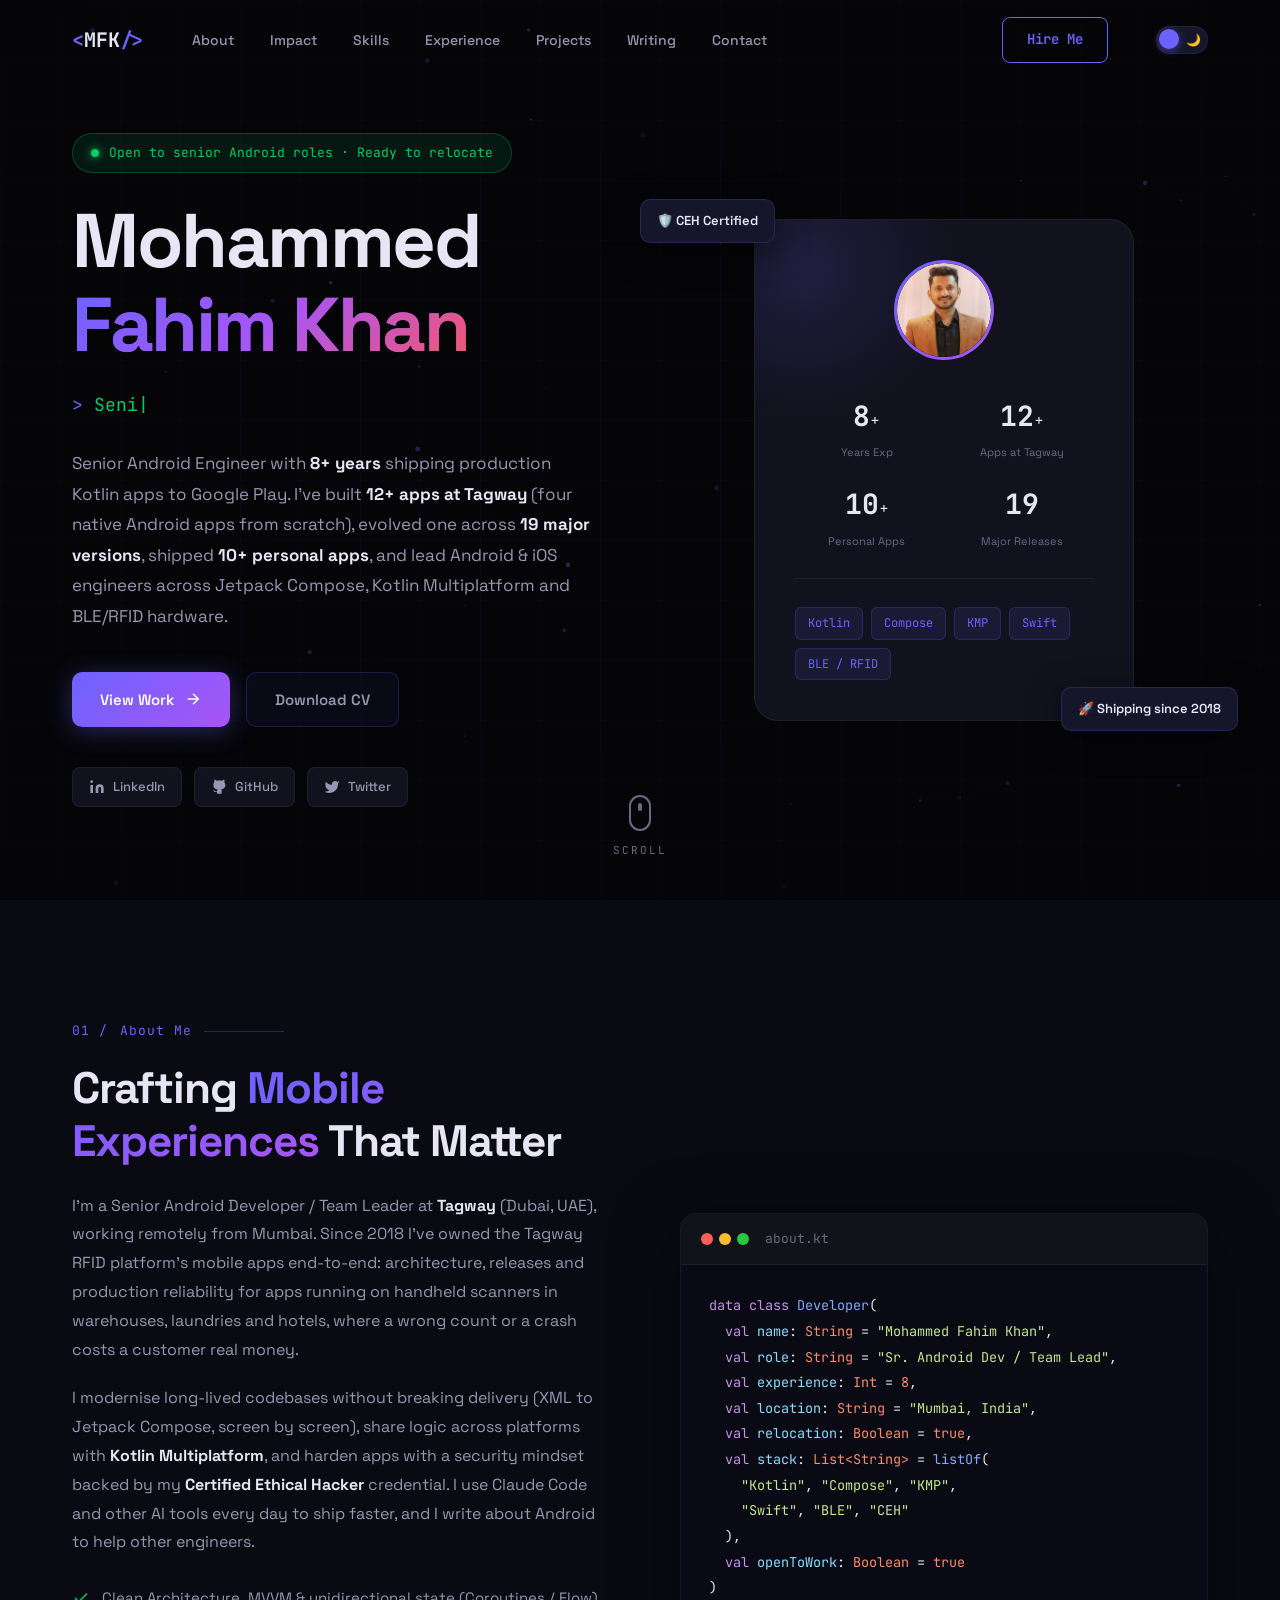
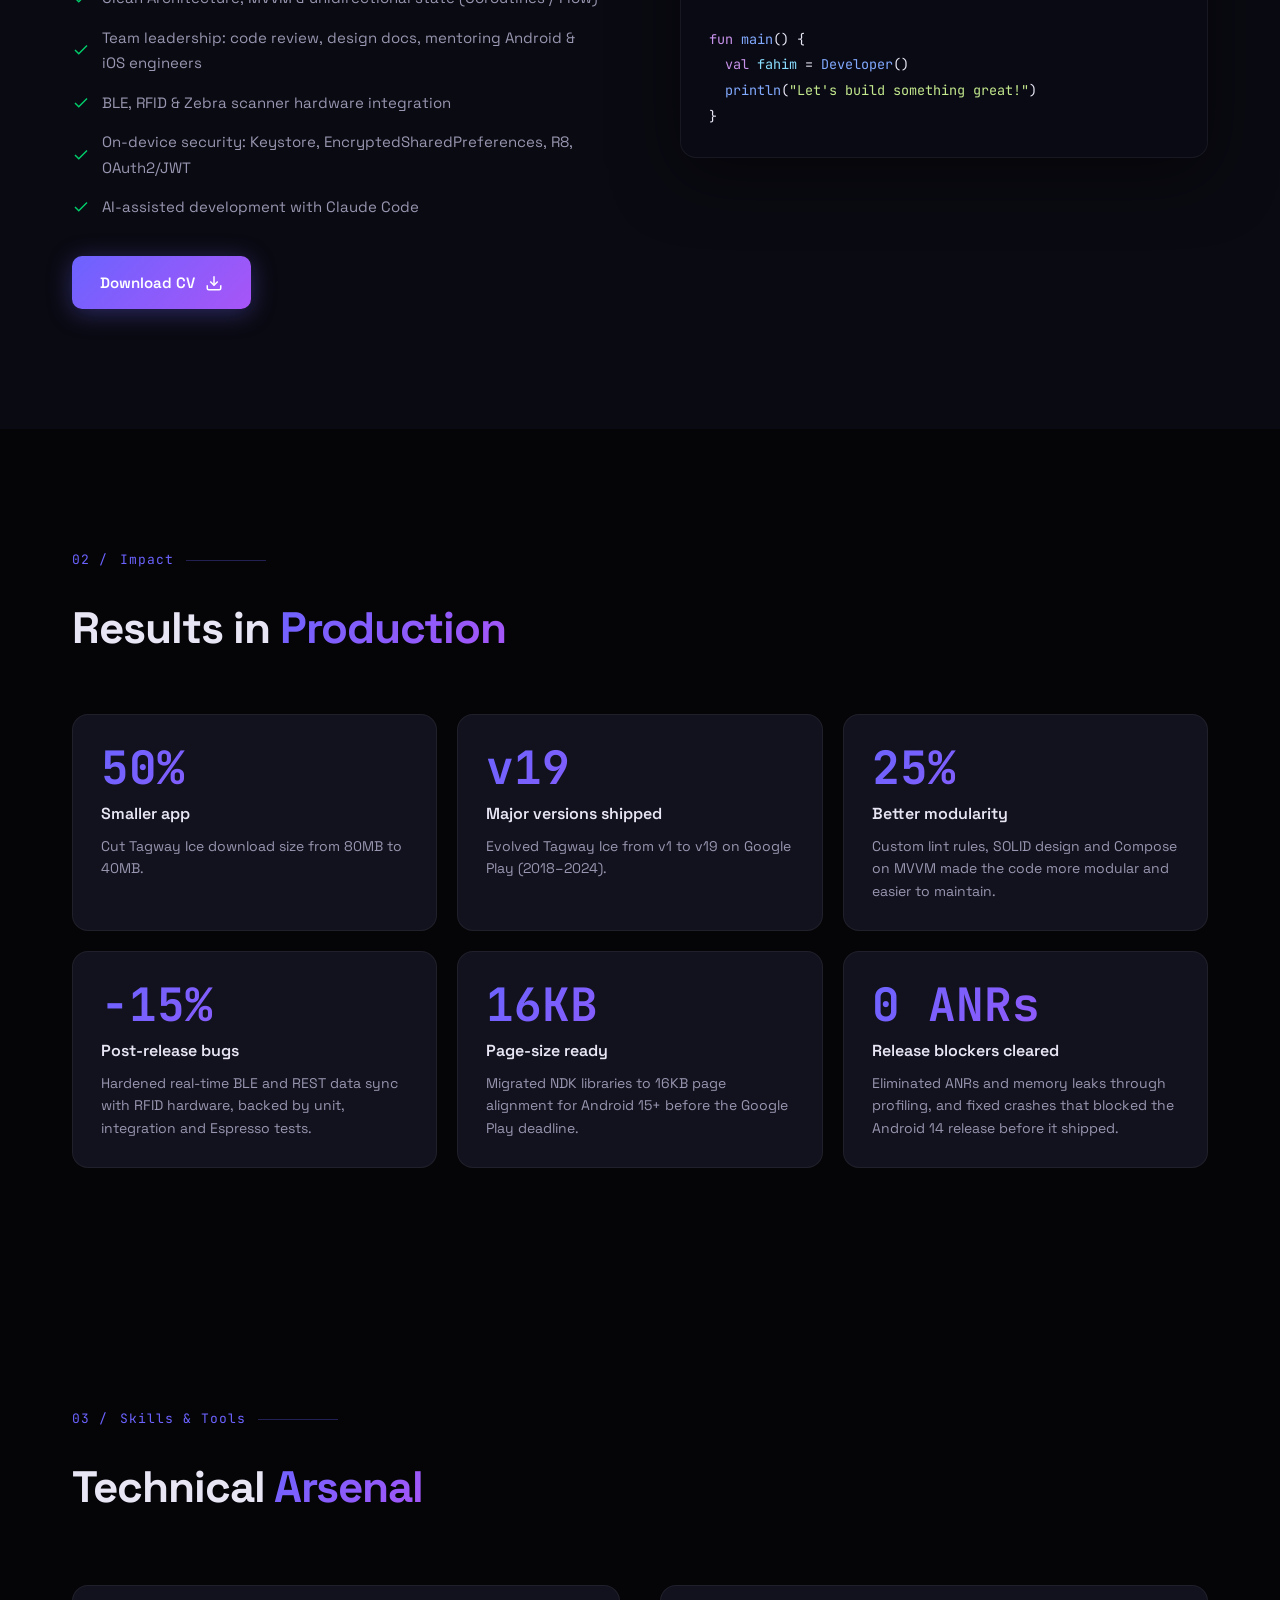
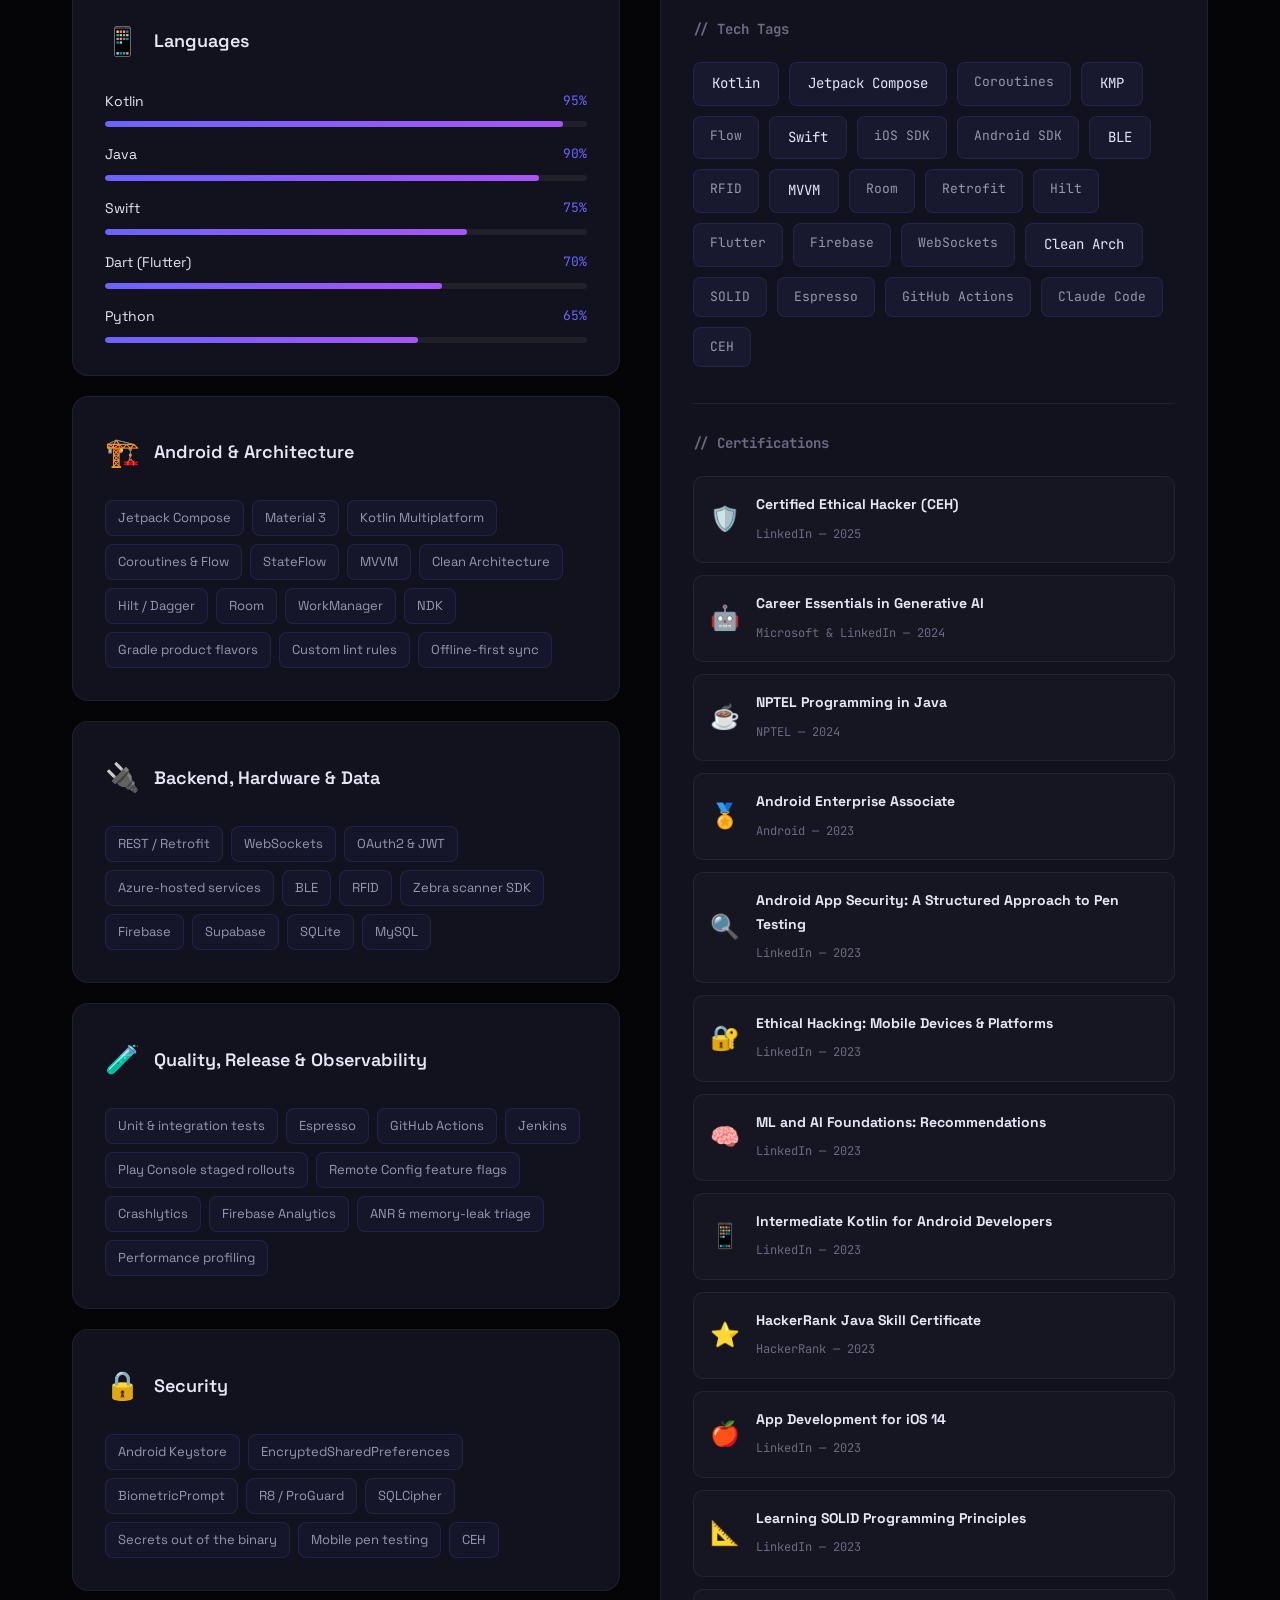
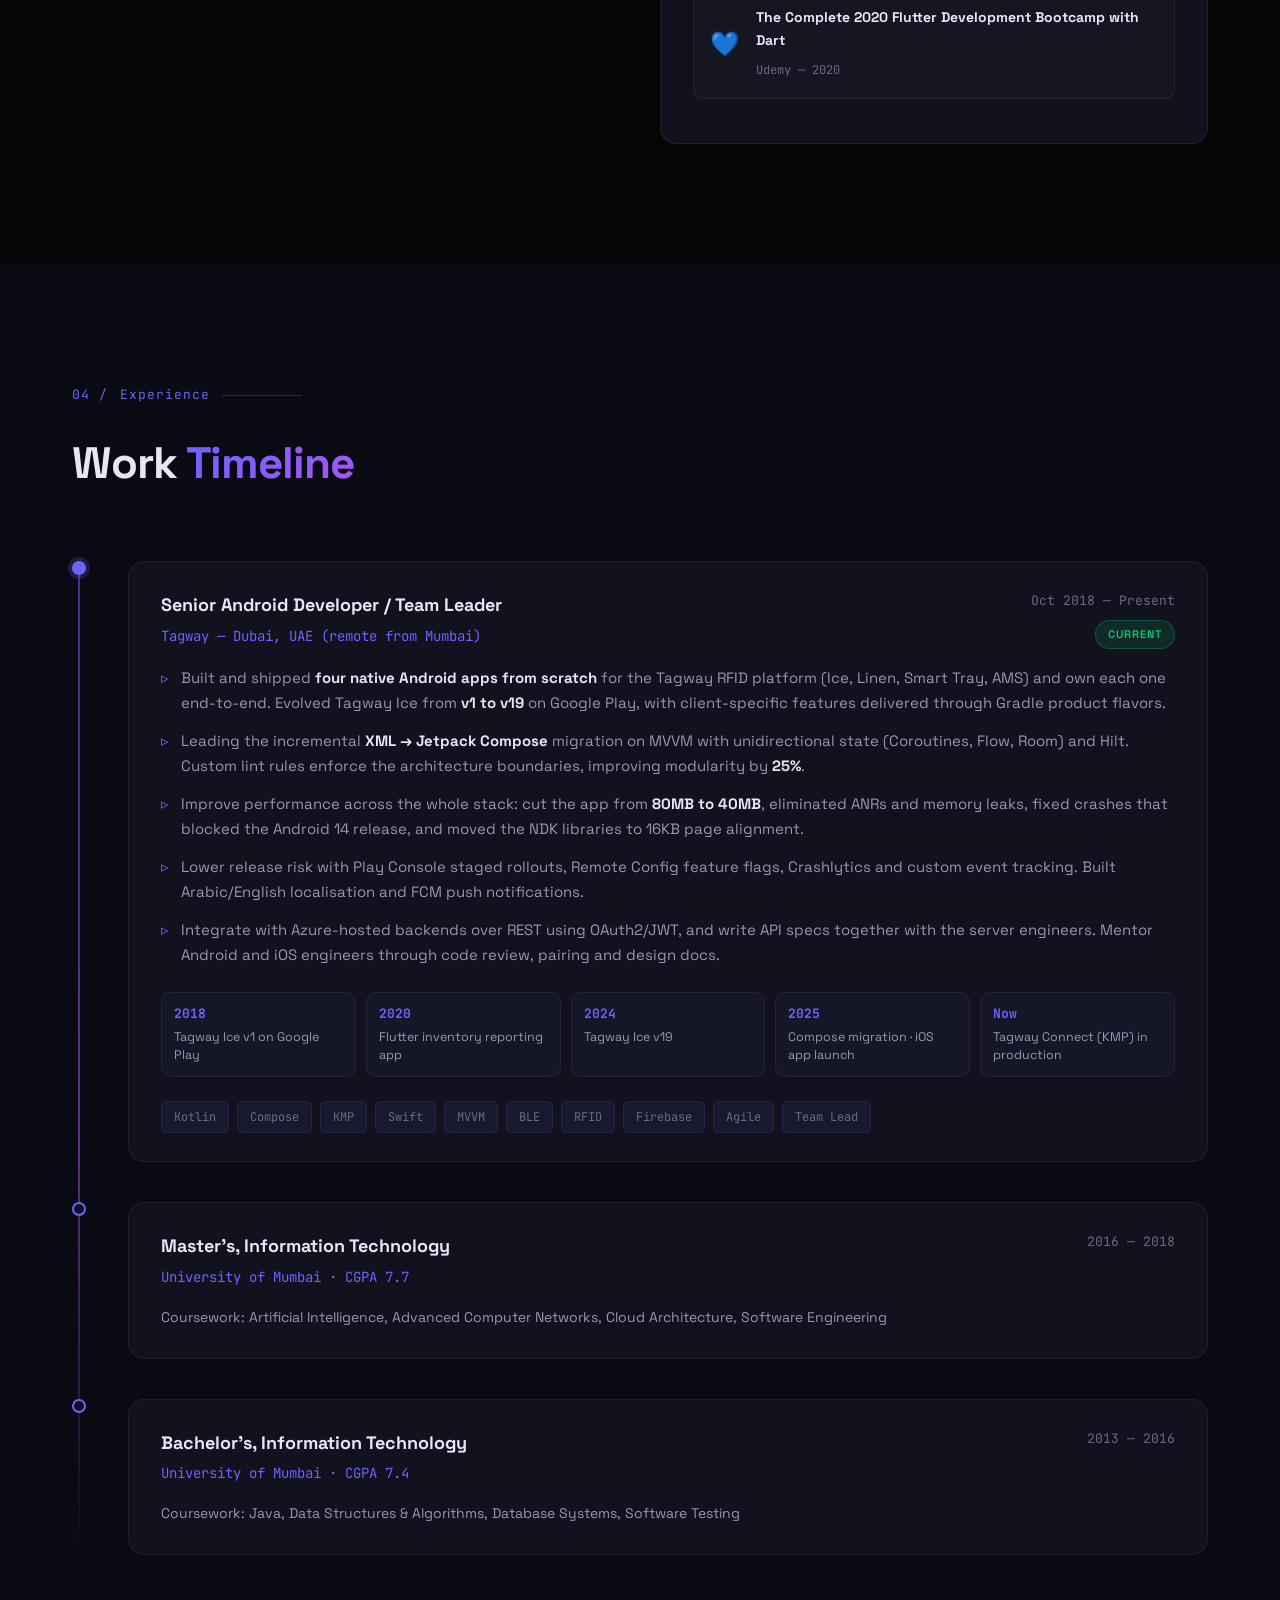
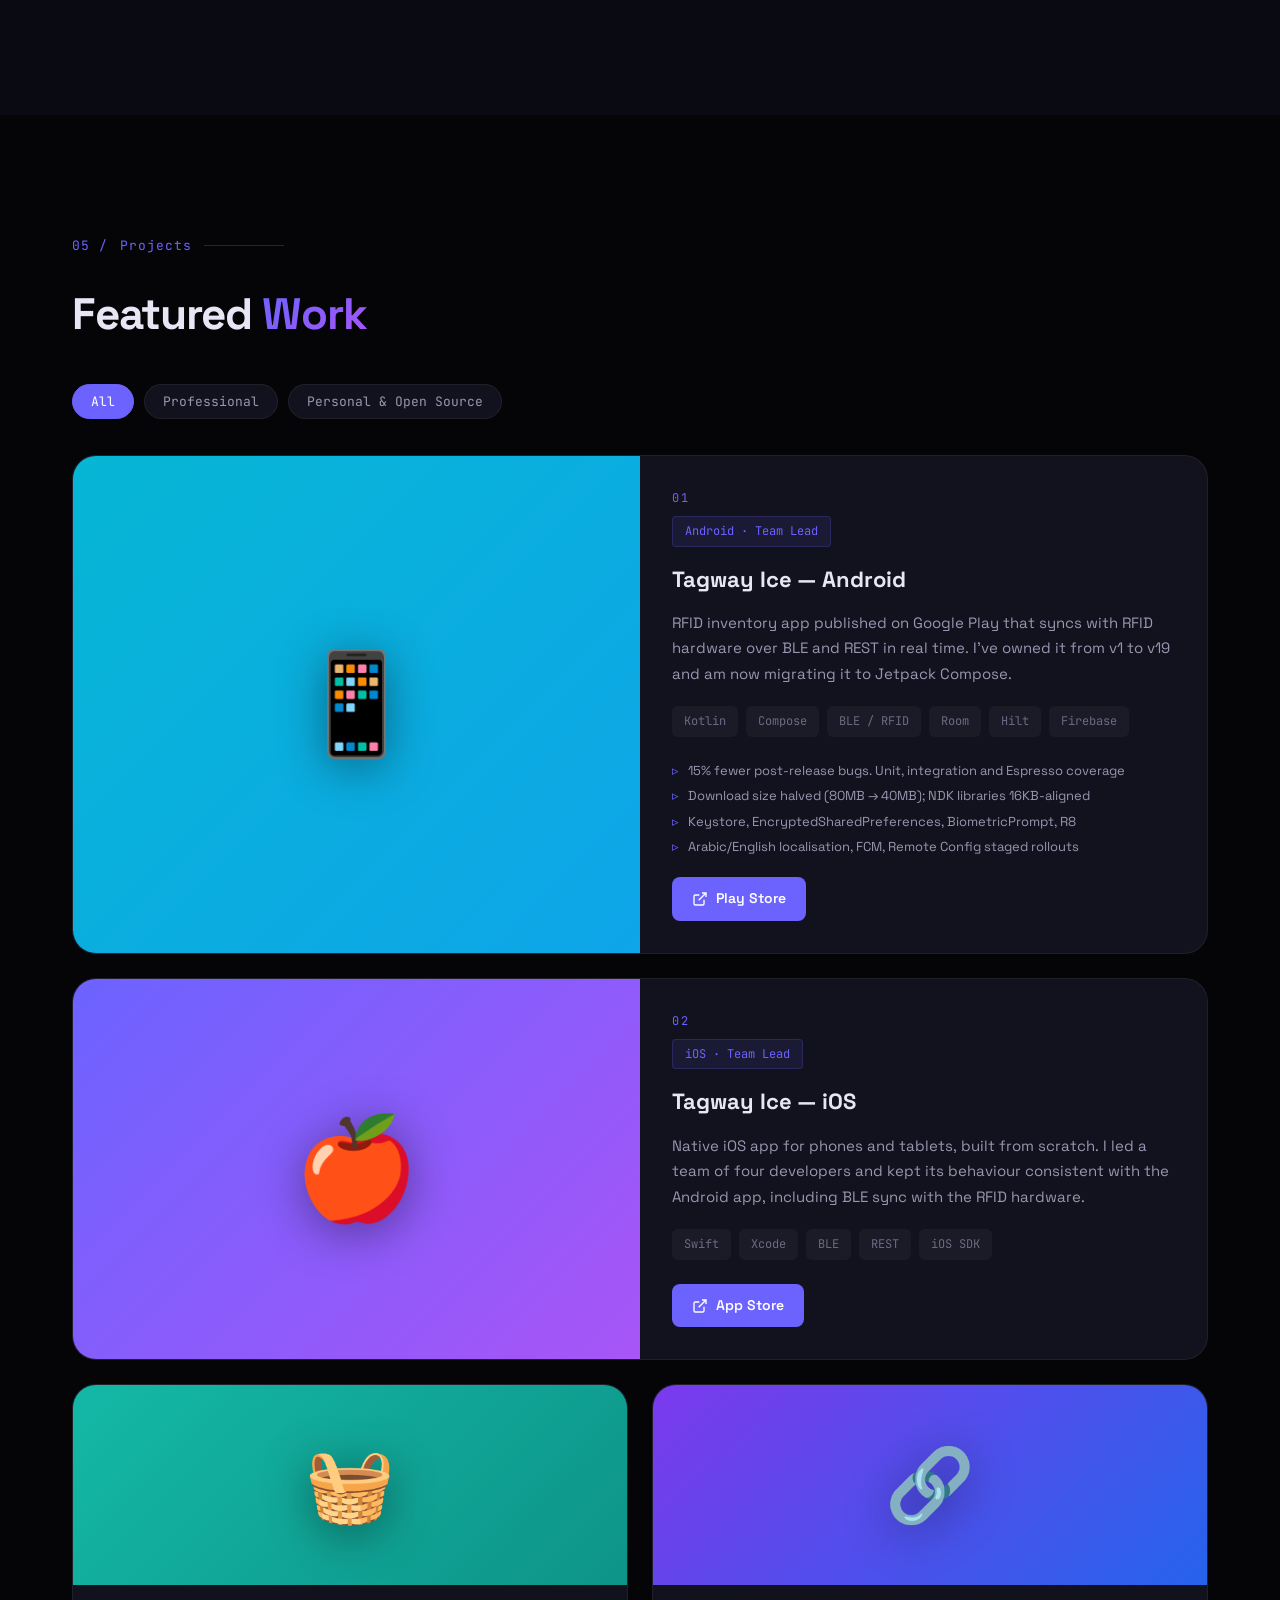
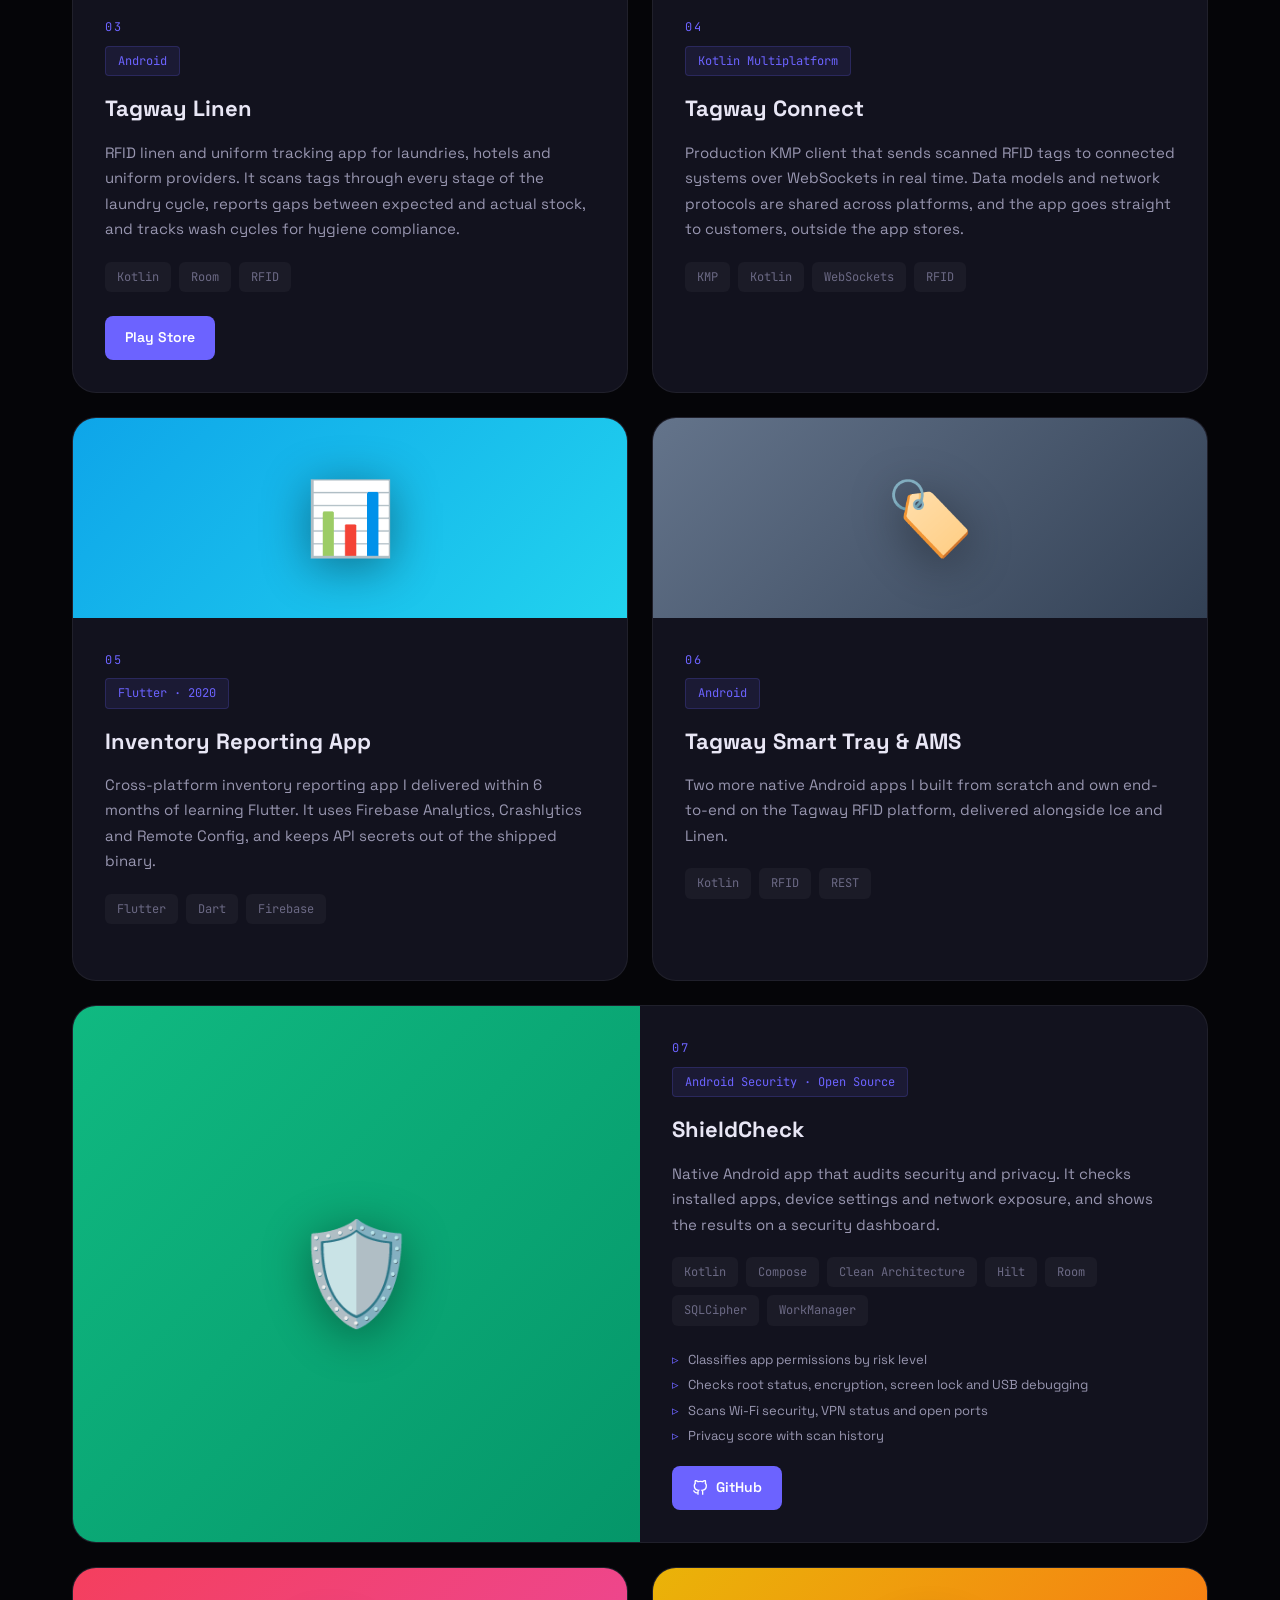
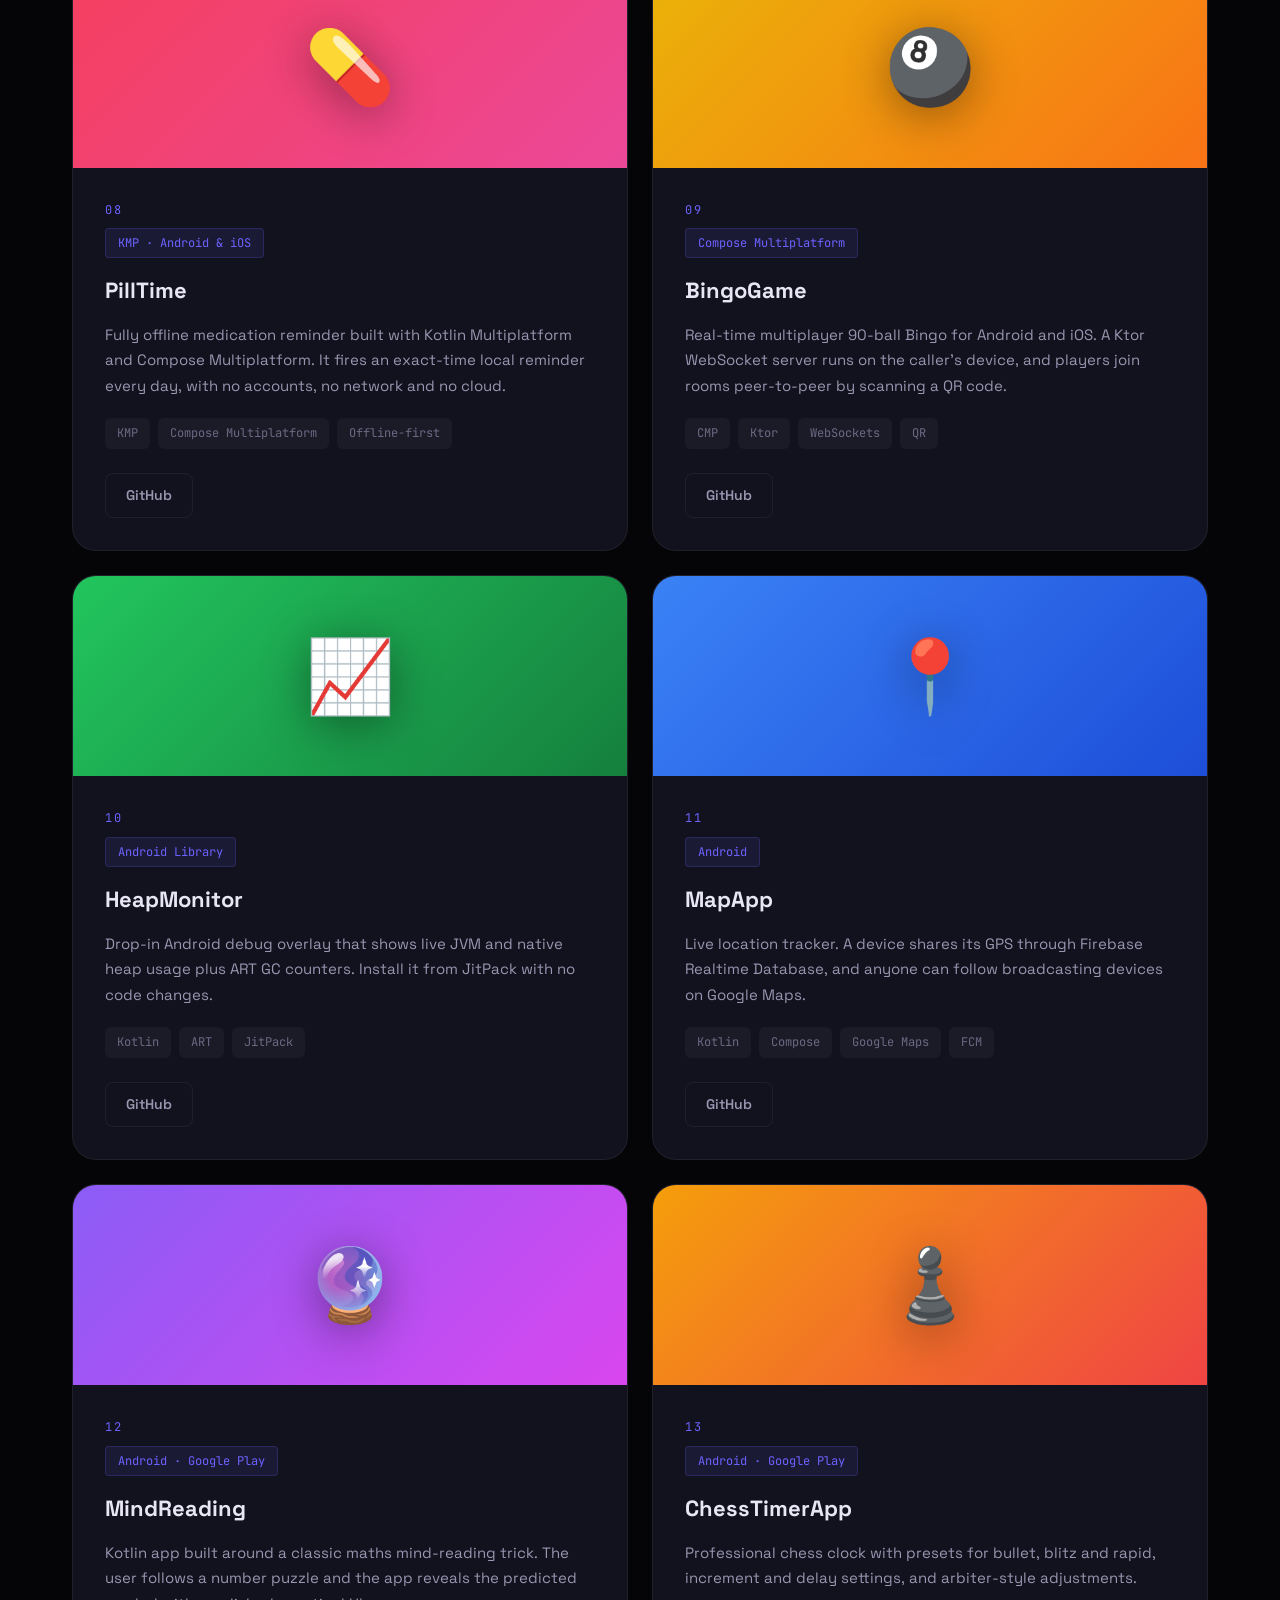
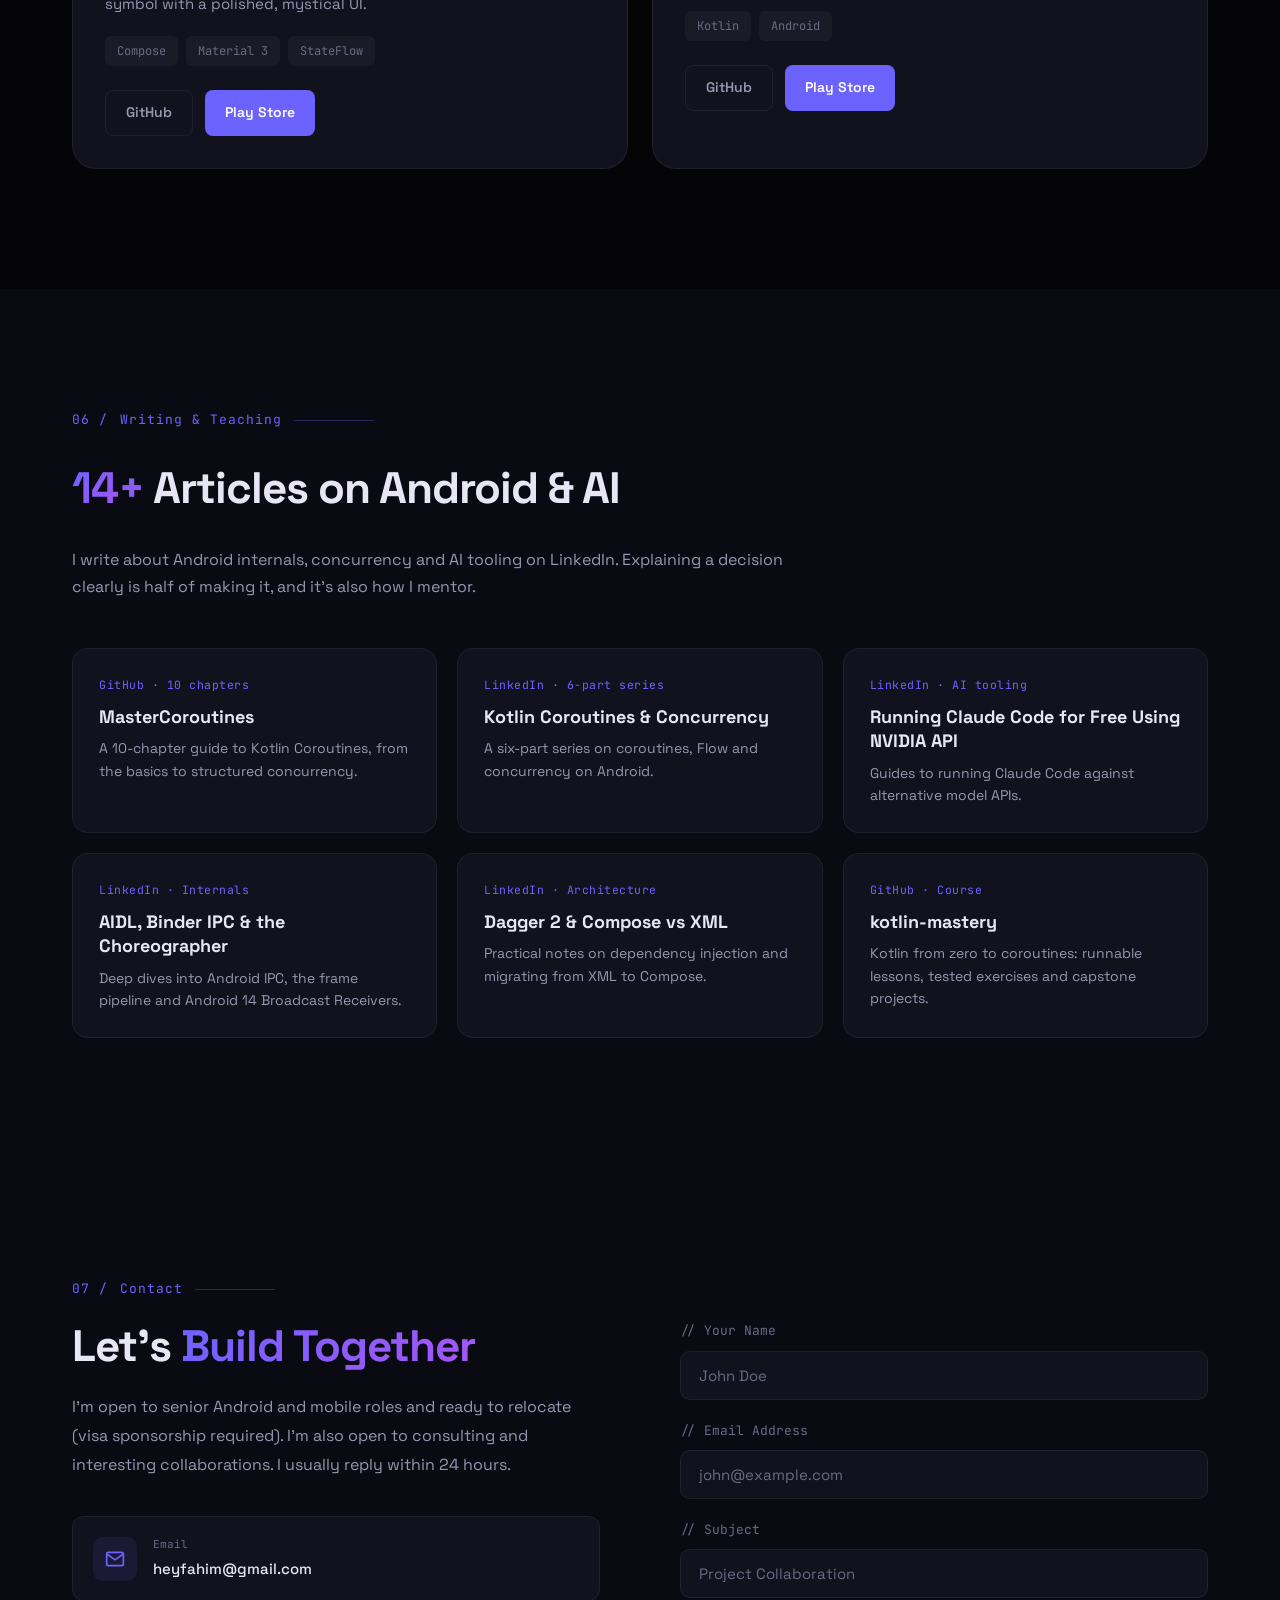
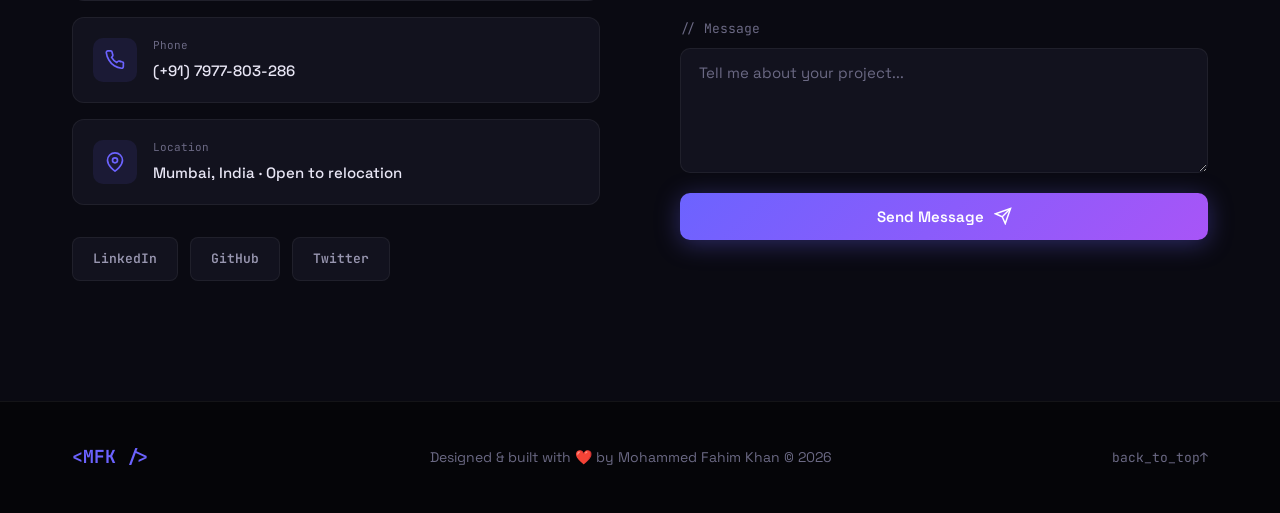
<file: index.html>
<!DOCTYPE html>
<html lang="en">
<head>
  <meta charset="UTF-8" />
  <meta name="viewport" content="width=device-width, initial-scale=1.0" />
  <title>Mohammed Fahim Khan — Senior Android Engineer / Team Lead</title>
  <meta name="description" content="Senior Android Engineer with 8+ years shipping production Kotlin apps: Jetpack Compose, Kotlin Multiplatform, BLE/RFID hardware, mobile security (CEH). Open to relocation." />
  <meta name="theme-color" content="#050508" />
  <link rel="canonical" href="https://ifahimkhan.github.io/" />
  <meta property="og:type" content="website" />
  <meta property="og:title" content="Mohammed Fahim Khan — Senior Android Engineer" />
  <meta property="og:description" content="8+ years shipping Kotlin apps to Google Play. Compose, KMP, BLE/RFID, CEH-certified mobile security." />
  <meta property="og:url" content="https://ifahimkhan.github.io/" />
  <meta property="og:image" content="https://ifahimkhan.github.io/assets/images/ifahimkhan.jpg" />
  <meta name="twitter:card" content="summary" />
  <link rel="icon" href="data:image/svg+xml,%3Csvg xmlns='http://www.w3.org/2000/svg' viewBox='0 0 64 64'%3E%3Crect width='64' height='64' rx='14' fill='%236c63ff'/%3E%3Ctext x='32' y='42' font-family='monospace' font-size='26' font-weight='700' fill='white' text-anchor='middle'%3EMFK%3C/text%3E%3C/svg%3E" />

  <!-- Before first paint: apply saved theme (no dark/light flash) and arm the CSS entrance animations -->
  <script>
    (function (r) {
      r.classList.add('js');
      try { if (localStorage.getItem('theme') === 'light') r.setAttribute('data-theme', 'light'); } catch (e) {}
      document.addEventListener('DOMContentLoaded', function () { requestAnimationFrame(function () { r.classList.add('ready'); }); });
    })(document.documentElement);
  </script>

  <link rel="preconnect" href="https://fonts.googleapis.com" />
  <link rel="preconnect" href="https://fonts.gstatic.com" crossorigin />
  <link href="https://fonts.googleapis.com/css2?family=Space+Grotesk:wght@400;500;600;700&family=JetBrains+Mono:wght@400;700&display=swap" rel="stylesheet" />
  <link rel="stylesheet" href="style.css" />
  <script src="script.js" defer></script>
</head>
<body>

  <a href="#about" class="skip-link">Skip to content</a>

  <!-- SCROLL PROGRESS -->
  <div class="scroll-progress" id="scrollProgress" aria-hidden="true"></div>

  <!-- CURSOR (enabled by JS on fine-pointer devices only) -->
  <div class="cursor" id="cursor" aria-hidden="true"></div>
  <div class="cursor-follower" id="cursorFollower" aria-hidden="true"></div>

  <!-- NAVBAR -->
  <nav class="navbar" id="navbar">
    <div class="nav-inner">
      <a href="#home" class="nav-logo">
        <span class="logo-bracket">&lt;</span>MFK<span class="logo-bracket">/&gt;</span>
      </a>
      <ul class="nav-links">
        <li><a href="#about">About</a></li>
        <li><a href="#impact">Impact</a></li>
        <li><a href="#skills">Skills</a></li>
        <li><a href="#experience">Experience</a></li>
        <li><a href="#projects">Projects</a></li>
        <li><a href="#writing">Writing</a></li>
        <li><a href="#contact">Contact</a></li>
      </ul>
      <a href="mailto:heyfahim@gmail.com" class="nav-cta">Hire Me</a>
      <label class="theme-toggle" title="Toggle theme">
        <input type="checkbox" id="themeToggle" aria-label="Toggle dark/light mode" />
        <span class="theme-toggle-track">
          <span class="icon-sun">☀️</span>
          <span class="icon-moon">🌙</span>
        </span>
        <span class="theme-toggle-thumb"></span>
      </label>
      <button class="hamburger" id="hamburger" aria-label="Menu" aria-expanded="false" aria-controls="mobileNav">
        <span></span><span></span><span></span>
      </button>
    </div>
    <div class="mobile-nav" id="mobileNav">
      <a href="#about" class="mobile-link">About</a>
      <a href="#impact" class="mobile-link">Impact</a>
      <a href="#skills" class="mobile-link">Skills</a>
      <a href="#experience" class="mobile-link">Experience</a>
      <a href="#projects" class="mobile-link">Projects</a>
      <a href="#writing" class="mobile-link">Writing</a>
      <a href="#contact" class="mobile-link">Contact</a>
    </div>
  </nav>

  <!-- HERO -->
  <section class="hero" id="home">
    <div class="hero-bg">
      <canvas id="particleCanvas" aria-hidden="true"></canvas>
    </div>
    <div class="hero-grid-lines"></div>
    <div class="hero-content">
      <div class="hero-left">
        <div class="hero-tag intro" style="--i:0">
          <span class="tag-dot"></span>
          <span class="mono">Open to senior Android roles · Ready to relocate</span>
        </div>
        <h1 class="hero-name">
          <span class="name-line"><span class="intro-rise" style="--i:1">Mohammed</span></span>
          <span class="name-line accent"><span class="intro-rise" style="--i:2">Fahim Khan</span></span>
        </h1>
        <div class="hero-title intro" style="--i:3">
          <span class="mono title-prefix">&gt;&nbsp;</span>
          <span class="typed-text" id="typedText">Senior Android Engineer</span>
          <span class="cursor-blink">|</span>
        </div>
        <p class="hero-bio intro" style="--i:4">
          Senior Android Engineer with <strong>8+ years</strong> shipping production Kotlin apps to Google Play.
          I’ve built <strong>12+ apps at Tagway</strong> (four native Android apps from scratch), evolved one across <strong>19 major versions</strong>, shipped <strong>10+ personal apps</strong>,
          and lead Android &amp; iOS engineers across Jetpack Compose, Kotlin Multiplatform and BLE/RFID hardware.
        </p>
        <div class="hero-actions intro" style="--i:5">
          <a href="#projects" class="btn btn-primary magnetic">
            <span>View Work</span>
            <svg viewBox="0 0 24 24" fill="none" stroke="currentColor" stroke-width="2"><path d="M5 12h14M12 5l7 7-7 7"/></svg>
          </a>
          <a href="./assets/Fahim_Resume.pdf" download="Mohammed_Fahim_Khan_Resume.pdf" class="btn btn-ghost magnetic">Download CV</a>
        </div>
        <div class="hero-social intro" style="--i:6">
          <a href="https://www.linkedin.com/in/ifahimkhan/" target="_blank" rel="noopener" class="social-chip" aria-label="LinkedIn">
            <svg viewBox="0 0 24 24" fill="currentColor"><path d="M16 8a6 6 0 0 1 6 6v7h-4v-7a2 2 0 0 0-2-2 2 2 0 0 0-2 2v7h-4v-7a6 6 0 0 1 6-6zM2 9h4v12H2z"/><circle cx="4" cy="4" r="2"/></svg>
            LinkedIn
          </a>
          <a href="https://github.com/ifahimkhan" target="_blank" rel="noopener" class="social-chip" aria-label="GitHub">
            <svg viewBox="0 0 24 24" fill="currentColor"><path d="M9 19c-5 1.5-5-2.5-7-3m14 6v-3.87a3.37 3.37 0 0 0-.94-2.61c3.14-.35 6.44-1.54 6.44-7A5.44 5.44 0 0 0 20 4.77 5.07 5.07 0 0 0 19.91 1S18.73.65 16 2.48a13.38 13.38 0 0 0-7 0C6.27.65 5.09 1 5.09 1A5.07 5.07 0 0 0 5 4.77a5.44 5.44 0 0 0-1.5 3.78c0 5.42 3.3 6.61 6.44 7A3.37 3.37 0 0 0 9 18.13V22"/></svg>
            GitHub
          </a>
          <a href="https://twitter.com/I_fahimkhan" target="_blank" rel="noopener" class="social-chip" aria-label="Twitter">
            <svg viewBox="0 0 24 24" fill="currentColor"><path d="M23 3a10.9 10.9 0 0 1-3.14 1.53 4.48 4.48 0 0 0-7.86 3v1A10.66 10.66 0 0 1 3 4s-4 9 5 13a11.64 11.64 0 0 1-7 2c9 5 20 0 20-11.5a4.5 4.5 0 0 0-.08-.83A7.72 7.72 0 0 0 23 3z"/></svg>
            Twitter
          </a>
        </div>
      </div>
      <div class="hero-right intro" style="--i:3">
        <div class="hero-card-wrap">
          <div class="hero-card">
            <div class="card-glow"></div>
            <div class="avatar-ring">
              <div class="avatar"><img src="assets/images/ifahimkhan.jpg" alt="Mohammed Fahim Khan" class="avatar-img" width="800" height="800" fetchpriority="high"></div>
            </div>
            <div class="card-stats">
              <div class="stat-item">
                <span class="stat-num count-up" data-target="8">8</span><span class="stat-plus">+</span>
                <span class="stat-label">Years Exp</span>
              </div>
              <div class="stat-item">
                <span class="stat-num count-up" data-target="12">12</span><span class="stat-plus">+</span>
                <span class="stat-label">Apps at Tagway</span>
              </div>
              <div class="stat-item">
                <span class="stat-num count-up" data-target="10">10</span><span class="stat-plus">+</span>
                <span class="stat-label">Personal Apps</span>
              </div>
              <div class="stat-item">
                <span class="stat-num count-up" data-target="19">19</span>
                <span class="stat-label">Major Releases</span>
              </div>
            </div>
            <div class="card-tech-stack">
              <span class="tech-pill">Kotlin</span>
              <span class="tech-pill">Compose</span>
              <span class="tech-pill">KMP</span>
              <span class="tech-pill">Swift</span>
              <span class="tech-pill">BLE / RFID</span>
            </div>
          </div>
          <div class="floating-badge badge-1">
            <span>🛡️</span> CEH Certified
          </div>
          <div class="floating-badge badge-2">
            <span>🚀</span> Shipping since 2018
          </div>
        </div>
      </div>
    </div>
    <a href="#about" class="scroll-down" aria-label="Scroll to About">
      <div class="scroll-mouse"><div class="scroll-wheel"></div></div>
      <span class="mono">scroll</span>
    </a>
  </section>

  <main>

  <!-- ABOUT -->
  <section class="about section" id="about">
    <div class="container">
      <div class="section-label">
        <span class="mono">01 /</span> About Me
      </div>
      <div class="about-grid">
        <div class="about-text reveal">
          <h2>Crafting <span class="accent">Mobile Experiences</span> That Matter</h2>
          <p>I'm a Senior Android Developer / Team Leader at <strong>Tagway</strong> (Dubai, UAE), working remotely from Mumbai. Since 2018 I've owned the Tagway RFID platform's mobile apps end-to-end: architecture, releases and production reliability for apps running on handheld scanners in warehouses, laundries and hotels, where a wrong count or a crash costs a customer real money.</p>
          <p>I modernise long-lived codebases without breaking delivery (XML to Jetpack Compose, screen by screen), share logic across platforms with <strong>Kotlin Multiplatform</strong>, and harden apps with a security mindset backed by my <strong>Certified Ethical Hacker</strong> credential. I use Claude Code and other AI tools every day to ship faster, and I write about Android to help other engineers.</p>
          <div class="about-highlights">
            <div class="highlight">
              <svg viewBox="0 0 24 24" fill="none" stroke="currentColor" stroke-width="2"><polyline points="20 6 9 17 4 12"/></svg>
              Clean Architecture, MVVM &amp; unidirectional state (Coroutines / Flow)
            </div>
            <div class="highlight">
              <svg viewBox="0 0 24 24" fill="none" stroke="currentColor" stroke-width="2"><polyline points="20 6 9 17 4 12"/></svg>
              Team leadership: code review, design docs, mentoring Android &amp; iOS engineers
            </div>
            <div class="highlight">
              <svg viewBox="0 0 24 24" fill="none" stroke="currentColor" stroke-width="2"><polyline points="20 6 9 17 4 12"/></svg>
              BLE, RFID &amp; Zebra scanner hardware integration
            </div>
            <div class="highlight">
              <svg viewBox="0 0 24 24" fill="none" stroke="currentColor" stroke-width="2"><polyline points="20 6 9 17 4 12"/></svg>
              On-device security: Keystore, EncryptedSharedPreferences, R8, OAuth2/JWT
            </div>
            <div class="highlight">
              <svg viewBox="0 0 24 24" fill="none" stroke="currentColor" stroke-width="2"><polyline points="20 6 9 17 4 12"/></svg>
              AI-assisted development with Claude Code
            </div>
          </div>
          <a href="./assets/Fahim_Resume.pdf" download="Mohammed_Fahim_Khan_Resume.pdf" class="btn btn-primary magnetic">
            <span>Download CV</span>
            <svg viewBox="0 0 24 24" fill="none" stroke="currentColor" stroke-width="2"><path d="M21 15v4a2 2 0 0 1-2 2H5a2 2 0 0 1-2-2v-4"/><polyline points="7 10 12 15 17 10"/><line x1="12" y1="15" x2="12" y2="3"/></svg>
          </a>
        </div>
        <div class="about-visual reveal" style="--d:1">
          <div class="code-block">
            <div class="code-header">
              <div class="code-dots">
                <span></span><span></span><span></span>
              </div>
              <span class="mono code-filename">about.kt</span>
            </div>
            <div class="code-body">
              <pre><code><span class="c-keyword">data class</span> <span class="c-class">Developer</span>(
  <span class="c-keyword">val</span> <span class="c-var">name</span>: <span class="c-type">String</span> = <span class="c-string">"Mohammed Fahim Khan"</span>,
  <span class="c-keyword">val</span> <span class="c-var">role</span>: <span class="c-type">String</span> = <span class="c-string">"Sr. Android Dev / Team Lead"</span>,
  <span class="c-keyword">val</span> <span class="c-var">experience</span>: <span class="c-type">Int</span> = <span class="c-num">8</span>,
  <span class="c-keyword">val</span> <span class="c-var">location</span>: <span class="c-type">String</span> = <span class="c-string">"Mumbai, India"</span>,
  <span class="c-keyword">val</span> <span class="c-var">relocation</span>: <span class="c-type">Boolean</span> = <span class="c-num">true</span>,
  <span class="c-keyword">val</span> <span class="c-var">stack</span>: <span class="c-type">List&lt;String&gt;</span> = <span class="c-func">listOf</span>(
    <span class="c-string">"Kotlin"</span>, <span class="c-string">"Compose"</span>, <span class="c-string">"KMP"</span>,
    <span class="c-string">"Swift"</span>, <span class="c-string">"BLE"</span>, <span class="c-string">"CEH"</span>
  ),
  <span class="c-keyword">val</span> <span class="c-var">openToWork</span>: <span class="c-type">Boolean</span> = <span class="c-num">true</span>
)

<span class="c-keyword">fun</span> <span class="c-func">main</span>() {
  <span class="c-keyword">val</span> <span class="c-var">fahim</span> = <span class="c-class">Developer</span>()
  <span class="c-func">println</span>(<span class="c-string">"Let's build something great!"</span>)
}</code></pre>
            </div>
          </div>
        </div>
      </div>
    </div>
  </section>

  <!-- IMPACT -->
  <section class="impact section" id="impact">
    <div class="container">
      <div class="section-label">
        <span class="mono">02 /</span> Impact
      </div>
      <h2>Results in <span class="accent">Production</span></h2>
      <div class="impact-grid">
        <div class="impact-card reveal" style="--d:0">
          <div class="impact-num mono"><span class="count-up" data-target="50">50</span>%</div>
          <div class="impact-label">Smaller app</div>
          <p>Cut Tagway Ice download size from 80MB to 40MB.</p>
        </div>
        <div class="impact-card reveal" style="--d:1">
          <div class="impact-num mono">v<span class="count-up" data-target="19">19</span></div>
          <div class="impact-label">Major versions shipped</div>
          <p>Evolved Tagway Ice from v1 to v19 on Google Play (2018–2024).</p>
        </div>
        <div class="impact-card reveal" style="--d:2">
          <div class="impact-num mono"><span class="count-up" data-target="25">25</span>%</div>
          <div class="impact-label">Better modularity</div>
          <p>Custom lint rules, SOLID design and Compose on MVVM made the code more modular and easier to maintain.</p>
        </div>
        <div class="impact-card reveal" style="--d:3">
          <div class="impact-num mono">−<span class="count-up" data-target="15">15</span>%</div>
          <div class="impact-label">Post-release bugs</div>
          <p>Hardened real-time BLE and REST data sync with RFID hardware, backed by unit, integration and Espresso tests.</p>
        </div>
        <div class="impact-card reveal" style="--d:4">
          <div class="impact-num mono"><span class="count-up" data-target="16">16</span>KB</div>
          <div class="impact-label">Page-size ready</div>
          <p>Migrated NDK libraries to 16KB page alignment for Android 15+ before the Google Play deadline.</p>
        </div>
        <div class="impact-card reveal" style="--d:5">
          <div class="impact-num mono">0 ANRs</div>
          <div class="impact-label">Release blockers cleared</div>
          <p>Eliminated ANRs and memory leaks through profiling, and fixed crashes that blocked the Android 14 release before it shipped.</p>
        </div>
      </div>
    </div>
  </section>

  <!-- SKILLS -->
  <section class="skills section" id="skills">
    <div class="container">
      <div class="section-label">
        <span class="mono">03 /</span> Skills &amp; Tools
      </div>
      <h2>Technical <span class="accent">Arsenal</span></h2>
      <div class="skills-layout">
        <div class="skills-categories">

          <div class="skill-group reveal">
            <div class="skill-group-header">
              <div class="skill-icon">📱</div>
              <h3>Languages</h3>
            </div>
            <div class="skill-bars">
              <div class="skill-bar-item">
                <div class="skill-bar-info"><span>Kotlin</span><span class="skill-pct">95%</span></div>
                <div class="skill-track"><div class="skill-fill" data-width="95"></div></div>
              </div>
              <div class="skill-bar-item">
                <div class="skill-bar-info"><span>Java</span><span class="skill-pct">90%</span></div>
                <div class="skill-track"><div class="skill-fill" data-width="90"></div></div>
              </div>
              <div class="skill-bar-item">
                <div class="skill-bar-info"><span>Swift</span><span class="skill-pct">75%</span></div>
                <div class="skill-track"><div class="skill-fill" data-width="75"></div></div>
              </div>
              <div class="skill-bar-item">
                <div class="skill-bar-info"><span>Dart (Flutter)</span><span class="skill-pct">70%</span></div>
                <div class="skill-track"><div class="skill-fill" data-width="70"></div></div>
              </div>
              <div class="skill-bar-item">
                <div class="skill-bar-info"><span>Python</span><span class="skill-pct">65%</span></div>
                <div class="skill-track"><div class="skill-fill" data-width="65"></div></div>
              </div>
            </div>
          </div>

          <div class="skill-group reveal">
            <div class="skill-group-header">
              <div class="skill-icon">🏗️</div>
              <h3>Android &amp; Architecture</h3>
            </div>
            <div class="skill-chips">
              <span>Jetpack Compose</span><span>Material 3</span><span>Kotlin Multiplatform</span><span>Coroutines &amp; Flow</span>
              <span>StateFlow</span><span>MVVM</span><span>Clean Architecture</span><span>Hilt / Dagger</span>
              <span>Room</span><span>WorkManager</span><span>NDK</span><span>Gradle product flavors</span>
              <span>Custom lint rules</span><span>Offline-first sync</span>
            </div>
          </div>

          <div class="skill-group reveal">
            <div class="skill-group-header">
              <div class="skill-icon">🔌</div>
              <h3>Backend, Hardware &amp; Data</h3>
            </div>
            <div class="skill-chips">
              <span>REST / Retrofit</span><span>WebSockets</span><span>OAuth2 &amp; JWT</span><span>Azure-hosted services</span>
              <span>BLE</span><span>RFID</span><span>Zebra scanner SDK</span><span>Firebase</span>
              <span>Supabase</span><span>SQLite</span><span>MySQL</span>
            </div>
          </div>

          <div class="skill-group reveal">
            <div class="skill-group-header">
              <div class="skill-icon">🧪</div>
              <h3>Quality, Release &amp; Observability</h3>
            </div>
            <div class="skill-chips">
              <span>Unit &amp; integration tests</span><span>Espresso</span><span>GitHub Actions</span><span>Jenkins</span>
              <span>Play Console staged rollouts</span><span>Remote Config feature flags</span><span>Crashlytics</span>
              <span>Firebase Analytics</span><span>ANR &amp; memory-leak triage</span><span>Performance profiling</span>
            </div>
          </div>

          <div class="skill-group reveal">
            <div class="skill-group-header">
              <div class="skill-icon">🔒</div>
              <h3>Security</h3>
            </div>
            <div class="skill-chips">
              <span>Android Keystore</span><span>EncryptedSharedPreferences</span><span>BiometricPrompt</span>
              <span>R8 / ProGuard</span><span>SQLCipher</span><span>Secrets out of the binary</span><span>Mobile pen testing</span><span>CEH</span>
            </div>
          </div>

        </div>

        <div class="tech-tags-panel reveal">
          <h3 class="mono">// Tech Tags</h3>
          <div class="tech-cloud">
            <span class="tag tag-lg">Kotlin</span>
            <span class="tag tag-lg">Jetpack Compose</span>
            <span class="tag">Coroutines</span>
            <span class="tag tag-lg">KMP</span>
            <span class="tag">Flow</span>
            <span class="tag tag-lg">Swift</span>
            <span class="tag">iOS SDK</span>
            <span class="tag">Android SDK</span>
            <span class="tag tag-lg">BLE</span>
            <span class="tag">RFID</span>
            <span class="tag tag-lg">MVVM</span>
            <span class="tag">Room</span>
            <span class="tag">Retrofit</span>
            <span class="tag">Hilt</span>
            <span class="tag">Flutter</span>
            <span class="tag">Firebase</span>
            <span class="tag">WebSockets</span>
            <span class="tag tag-lg">Clean Arch</span>
            <span class="tag">SOLID</span>
            <span class="tag">Espresso</span>
            <span class="tag">GitHub Actions</span>
            <span class="tag">Claude Code</span>
            <span class="tag">CEH</span>
          </div>

          <div class="certs-box">
            <h3 class="mono">// Certifications</h3>
            <div class="cert-item">
              <div class="cert-icon">🛡️</div>
              <div>
                <strong>Certified Ethical Hacker (CEH)</strong>
                <span>LinkedIn — 2025</span>
              </div>
            </div>
            <div class="cert-item">
              <div class="cert-icon">🤖</div>
              <div>
                <strong>Career Essentials in Generative AI</strong>
                <span>Microsoft &amp; LinkedIn — 2024</span>
              </div>
            </div>
            <div class="cert-item">
              <div class="cert-icon">☕</div>
              <div>
                <strong>NPTEL Programming in Java</strong>
                <span>NPTEL — 2024</span>
              </div>
            </div>
            <div class="cert-item">
              <div class="cert-icon">🏅</div>
              <div>
                <strong>Android Enterprise Associate</strong>
                <span>Android — 2023</span>
              </div>
            </div>
            <div class="cert-item">
              <div class="cert-icon">🔍</div>
              <div>
                <strong>Android App Security: A Structured Approach to Pen Testing</strong>
                <span>LinkedIn — 2023</span>
              </div>
            </div>
            <div class="cert-item">
              <div class="cert-icon">🔐</div>
              <div>
                <strong>Ethical Hacking: Mobile Devices &amp; Platforms</strong>
                <span>LinkedIn — 2023</span>
              </div>
            </div>
            <div class="cert-item">
              <div class="cert-icon">🧠</div>
              <div>
                <strong>ML and AI Foundations: Recommendations</strong>
                <span>LinkedIn — 2023</span>
              </div>
            </div>
            <div class="cert-item">
              <div class="cert-icon">📱</div>
              <div>
                <strong>Intermediate Kotlin for Android Developers</strong>
                <span>LinkedIn — 2023</span>
              </div>
            </div>
            <div class="cert-item">
              <div class="cert-icon">⭐</div>
              <div>
                <strong>HackerRank Java Skill Certificate</strong>
                <span>HackerRank — 2023</span>
              </div>
            </div>
            <div class="cert-item">
              <div class="cert-icon">🍎</div>
              <div>
                <strong>App Development for iOS 14</strong>
                <span>LinkedIn — 2023</span>
              </div>
            </div>
            <div class="cert-item">
              <div class="cert-icon">📐</div>
              <div>
                <strong>Learning SOLID Programming Principles</strong>
                <span>LinkedIn — 2023</span>
              </div>
            </div>
            <div class="cert-item">
              <div class="cert-icon">💙</div>
              <div>
                <strong>The Complete 2020 Flutter Development Bootcamp with Dart</strong>
                <span>Udemy — 2020</span>
              </div>
            </div>
          </div>
        </div>
      </div>
    </div>
  </section>

  <!-- EXPERIENCE -->
  <section class="experience section" id="experience">
    <div class="container">
      <div class="section-label">
        <span class="mono">04 /</span> Experience
      </div>
      <h2>Work <span class="accent">Timeline</span></h2>
      <div class="timeline" id="timeline">
        <div class="timeline-progress" aria-hidden="true"></div>

        <div class="timeline-item reveal">
          <div class="timeline-marker">
            <div class="marker-dot current"></div>
          </div>
          <div class="timeline-card">
            <div class="timeline-header">
              <div>
                <div class="job-title">Senior Android Developer / Team Leader</div>
                <div class="company">Tagway — Dubai, UAE (remote from Mumbai)</div>
              </div>
              <div class="job-meta">
                <span class="job-date">Oct 2018 — Present</span>
                <span class="job-badge current-badge">Current</span>
              </div>
            </div>
            <ul class="job-points">
              <li>Built and shipped <strong>four native Android apps from scratch</strong> for the Tagway RFID platform (Ice, Linen, Smart Tray, AMS) and own each one end-to-end. Evolved Tagway Ice from <strong>v1 to v19</strong> on Google Play, with client-specific features delivered through Gradle product flavors.</li>
              <li>Leading the incremental <strong>XML → Jetpack Compose</strong> migration on MVVM with unidirectional state (Coroutines, Flow, Room) and Hilt. Custom lint rules enforce the architecture boundaries, improving modularity by <strong>25%</strong>.</li>
              <li>Improve performance across the whole stack: cut the app from <strong>80MB to 40MB</strong>, eliminated ANRs and memory leaks, fixed crashes that blocked the Android 14 release, and moved the NDK libraries to 16KB page alignment.</li>
              <li>Lower release risk with Play Console staged rollouts, Remote Config feature flags, Crashlytics and custom event tracking. Built Arabic/English localisation and FCM push notifications.</li>
              <li>Integrate with Azure-hosted backends over REST using OAuth2/JWT, and write API specs together with the server engineers. Mentor Android and iOS engineers through code review, pairing and design docs.</li>
            </ul>
            <div class="milestones">
              <div class="milestone"><span class="mono">2018</span>Tagway Ice v1 on Google Play</div>
              <div class="milestone"><span class="mono">2020</span>Flutter inventory reporting app</div>
              <div class="milestone"><span class="mono">2024</span>Tagway Ice v19</div>
              <div class="milestone"><span class="mono">2025</span>Compose migration · iOS app launch</div>
              <div class="milestone"><span class="mono">Now</span>Tagway Connect (KMP) in production</div>
            </div>
            <div class="job-skills">
              <span>Kotlin</span><span>Compose</span><span>KMP</span><span>Swift</span><span>MVVM</span><span>BLE</span><span>RFID</span><span>Firebase</span><span>Agile</span><span>Team Lead</span>
            </div>
          </div>
        </div>

        <div class="timeline-item reveal">
          <div class="timeline-marker">
            <div class="marker-dot"></div>
          </div>
          <div class="timeline-card">
            <div class="timeline-header">
              <div>
                <div class="job-title">Master's, Information Technology</div>
                <div class="company">University of Mumbai · CGPA 7.7</div>
              </div>
              <div class="job-meta">
                <span class="job-date">2016 — 2018</span>
              </div>
            </div>
            <p class="edu-note">Coursework: Artificial Intelligence, Advanced Computer Networks, Cloud Architecture, Software Engineering</p>
          </div>
        </div>

        <div class="timeline-item reveal">
          <div class="timeline-marker">
            <div class="marker-dot"></div>
          </div>
          <div class="timeline-card">
            <div class="timeline-header">
              <div>
                <div class="job-title">Bachelor's, Information Technology</div>
                <div class="company">University of Mumbai · CGPA 7.4</div>
              </div>
              <div class="job-meta">
                <span class="job-date">2013 — 2016</span>
              </div>
            </div>
            <p class="edu-note">Coursework: Java, Data Structures &amp; Algorithms, Database Systems, Software Testing</p>
          </div>
        </div>

      </div>
    </div>
  </section>

  <!-- PROJECTS -->
  <section class="projects section" id="projects">
    <div class="container">
      <div class="section-label">
        <span class="mono">05 /</span> Projects
      </div>
      <h2>Featured <span class="accent">Work</span></h2>

      <div class="project-filters" role="tablist" aria-label="Filter projects">
        <button class="filter-btn active" data-filter="all" role="tab" aria-selected="true">All</button>
        <button class="filter-btn" data-filter="work" role="tab" aria-selected="false">Professional</button>
        <button class="filter-btn" data-filter="oss" role="tab" aria-selected="false">Personal &amp; Open Source</button>
      </div>

      <div class="projects-grid">

        <div class="project-card featured reveal" data-cat="work">
          <div class="project-visual" style="background: linear-gradient(135deg, #06b6d4 0%, #0ea5e9 100%)">
            <div class="project-mockup">📱</div>
          </div>
          <div class="project-body">
            <div class="project-number mono">01</div>
            <span class="project-tag">Android · Team Lead</span>
            <h3>Tagway Ice — Android</h3>
            <p>RFID inventory app published on Google Play that syncs with RFID hardware over BLE and REST in real time. I've owned it from v1 to v19 and am now migrating it to Jetpack Compose.</p>
            <div class="project-tech">
              <span>Kotlin</span><span>Compose</span><span>BLE / RFID</span><span>Room</span><span>Hilt</span><span>Firebase</span>
            </div>
            <div class="project-highlights">
              <ul>
                <li>15% fewer post-release bugs. Unit, integration and Espresso coverage</li>
                <li>Download size halved (80MB → 40MB); NDK libraries 16KB-aligned</li>
                <li>Keystore, EncryptedSharedPreferences, BiometricPrompt, R8</li>
                <li>Arabic/English localisation, FCM, Remote Config staged rollouts</li>
              </ul>
            </div>
            <div class="project-links">
              <a href="https://play.google.com/store/apps/details?id=com.tagwayrfid.ice&hl=en" target="_blank" rel="noopener" class="proj-link">
                <svg viewBox="0 0 24 24" fill="none" stroke="currentColor" stroke-width="2"><path d="M18 13v6a2 2 0 0 1-2 2H5a2 2 0 0 1-2-2V8a2 2 0 0 1 2-2h6"/><polyline points="15 3 21 3 21 9"/><line x1="10" y1="14" x2="21" y2="3"/></svg>
                Play Store
              </a>
            </div>
          </div>
        </div>

        <div class="project-card featured reveal" data-cat="work">
          <div class="project-visual" style="background: linear-gradient(135deg, #6c63ff 0%, #a855f7 100%)">
            <div class="project-mockup">🍎</div>
          </div>
          <div class="project-body">
            <div class="project-number mono">02</div>
            <span class="project-tag">iOS · Team Lead</span>
            <h3>Tagway Ice — iOS</h3>
            <p>Native iOS app for phones and tablets, built from scratch. I led a team of four developers and kept its behaviour consistent with the Android app, including BLE sync with the RFID hardware.</p>
            <div class="project-tech">
              <span>Swift</span><span>Xcode</span><span>BLE</span><span>REST</span><span>iOS SDK</span>
            </div>
            <div class="project-links">
              <a href="https://apps.apple.com/in/app/tagway-ice/id6747594821" target="_blank" rel="noopener" class="proj-link">
                <svg viewBox="0 0 24 24" fill="none" stroke="currentColor" stroke-width="2"><path d="M18 13v6a2 2 0 0 1-2 2H5a2 2 0 0 1-2-2V8a2 2 0 0 1 2-2h6"/><polyline points="15 3 21 3 21 9"/><line x1="10" y1="14" x2="21" y2="3"/></svg>
                App Store
              </a>
            </div>
          </div>
        </div>

        <div class="project-card reveal" data-cat="work">
          <div class="project-visual" style="background: linear-gradient(135deg, #14b8a6 0%, #0d9488 100%)">
            <div class="project-mockup">🧺</div>
          </div>
          <div class="project-body">
            <div class="project-number mono">03</div>
            <span class="project-tag">Android</span>
            <h3>Tagway Linen</h3>
            <p>RFID linen and uniform tracking app for laundries, hotels and uniform providers. It scans tags through every stage of the laundry cycle, reports gaps between expected and actual stock, and tracks wash cycles for hygiene compliance.</p>
            <div class="project-tech">
              <span>Kotlin</span><span>Room</span><span>RFID</span>
            </div>
            <div class="project-links">
              <a href="https://play.google.com/store/apps/details?id=com.tagwayrfid.laundry" target="_blank" rel="noopener" class="proj-link">Play Store</a>
            </div>
          </div>
        </div>

        <div class="project-card reveal" data-cat="work">
          <div class="project-visual" style="background: linear-gradient(135deg, #7c3aed 0%, #2563eb 100%)">
            <div class="project-mockup">🔗</div>
          </div>
          <div class="project-body">
            <div class="project-number mono">04</div>
            <span class="project-tag">Kotlin Multiplatform</span>
            <h3>Tagway Connect</h3>
            <p>Production KMP client that sends scanned RFID tags to connected systems over WebSockets in real time. Data models and network protocols are shared across platforms, and the app goes straight to customers, outside the app stores.</p>
            <div class="project-tech">
              <span>KMP</span><span>Kotlin</span><span>WebSockets</span><span>RFID</span>
            </div>
          </div>
        </div>

        <div class="project-card reveal" data-cat="work">
          <div class="project-visual" style="background: linear-gradient(135deg, #0ea5e9 0%, #22d3ee 100%)">
            <div class="project-mockup">📊</div>
          </div>
          <div class="project-body">
            <div class="project-number mono">05</div>
            <span class="project-tag">Flutter · 2020</span>
            <h3>Inventory Reporting App</h3>
            <p>Cross-platform inventory reporting app I delivered within 6 months of learning Flutter. It uses Firebase Analytics, Crashlytics and Remote Config, and keeps API secrets out of the shipped binary.</p>
            <div class="project-tech">
              <span>Flutter</span><span>Dart</span><span>Firebase</span>
            </div>
          </div>
        </div>

        <div class="project-card reveal" data-cat="work">
          <div class="project-visual" style="background: linear-gradient(135deg, #64748b 0%, #334155 100%)">
            <div class="project-mockup">🏷️</div>
          </div>
          <div class="project-body">
            <div class="project-number mono">06</div>
            <span class="project-tag">Android</span>
            <h3>Tagway Smart Tray &amp; AMS</h3>
            <p>Two more native Android apps I built from scratch and own end-to-end on the Tagway RFID platform, delivered alongside Ice and Linen.</p>
            <div class="project-tech">
              <span>Kotlin</span><span>RFID</span><span>REST</span>
            </div>
          </div>
        </div>

        <div class="project-card featured reveal" data-cat="oss">
          <div class="project-visual" style="background: linear-gradient(135deg, #10b981 0%, #059669 100%)">
            <div class="project-mockup">🛡️</div>
          </div>
          <div class="project-body">
            <div class="project-number mono">07</div>
            <span class="project-tag">Android Security · Open Source</span>
            <h3>ShieldCheck</h3>
            <p>Native Android app that audits security and privacy. It checks installed apps, device settings and network exposure, and shows the results on a security dashboard.</p>
            <div class="project-tech">
              <span>Kotlin</span><span>Compose</span><span>Clean Architecture</span><span>Hilt</span><span>Room</span><span>SQLCipher</span><span>WorkManager</span>
            </div>
            <div class="project-highlights">
              <ul>
                <li>Classifies app permissions by risk level</li>
                <li>Checks root status, encryption, screen lock and USB debugging</li>
                <li>Scans Wi-Fi security, VPN status and open ports</li>
                <li>Privacy score with scan history</li>
              </ul>
            </div>
            <div class="project-links">
              <a href="https://github.com/ifahimkhan/ShieldCheck" target="_blank" rel="noopener" class="proj-link">
                <svg viewBox="0 0 24 24" fill="none" stroke="currentColor" stroke-width="2"><path d="M9 19c-5 1.5-5-2.5-7-3m14 6v-3.87a3.37 3.37 0 0 0-.94-2.61c3.14-.35 6.44-1.54 6.44-7A5.44 5.44 0 0 0 20 4.77 5.07 5.07 0 0 0 19.91 1S18.73.65 16 2.48a13.38 13.38 0 0 0-7 0C6.27.65 5.09 1 5.09 1A5.07 5.07 0 0 0 5 4.77a5.44 5.44 0 0 0-1.5 3.78c0 5.42 3.3 6.61 6.44 7A3.37 3.37 0 0 0 9 18.13V22"/></svg>
                GitHub
              </a>
            </div>
          </div>
        </div>

        <div class="project-card reveal" data-cat="oss">
          <div class="project-visual" style="background: linear-gradient(135deg, #f43f5e 0%, #ec4899 100%)">
            <div class="project-mockup">💊</div>
          </div>
          <div class="project-body">
            <div class="project-number mono">08</div>
            <span class="project-tag">KMP · Android &amp; iOS</span>
            <h3>PillTime</h3>
            <p>Fully offline medication reminder built with Kotlin Multiplatform and Compose Multiplatform. It fires an exact-time local reminder every day, with no accounts, no network and no cloud.</p>
            <div class="project-tech">
              <span>KMP</span><span>Compose Multiplatform</span><span>Offline-first</span>
            </div>
            <div class="project-links">
              <a href="https://github.com/ifahimkhan/PillTime" target="_blank" rel="noopener" class="proj-link ghost">GitHub</a>
            </div>
          </div>
        </div>

        <div class="project-card reveal" data-cat="oss">
          <div class="project-visual" style="background: linear-gradient(135deg, #eab308 0%, #f97316 100%)">
            <div class="project-mockup">🎱</div>
          </div>
          <div class="project-body">
            <div class="project-number mono">09</div>
            <span class="project-tag">Compose Multiplatform</span>
            <h3>BingoGame</h3>
            <p>Real-time multiplayer 90-ball Bingo for Android and iOS. A Ktor WebSocket server runs on the caller's device, and players join rooms peer-to-peer by scanning a QR code.</p>
            <div class="project-tech">
              <span>CMP</span><span>Ktor</span><span>WebSockets</span><span>QR</span>
            </div>
            <div class="project-links">
              <a href="https://github.com/ifahimkhan/BingoGame" target="_blank" rel="noopener" class="proj-link ghost">GitHub</a>
            </div>
          </div>
        </div>

        <div class="project-card reveal" data-cat="oss">
          <div class="project-visual" style="background: linear-gradient(135deg, #22c55e 0%, #15803d 100%)">
            <div class="project-mockup">📈</div>
          </div>
          <div class="project-body">
            <div class="project-number mono">10</div>
            <span class="project-tag">Android Library</span>
            <h3>HeapMonitor</h3>
            <p>Drop-in Android debug overlay that shows live JVM and native heap usage plus ART GC counters. Install it from JitPack with no code changes.</p>
            <div class="project-tech">
              <span>Kotlin</span><span>ART</span><span>JitPack</span>
            </div>
            <div class="project-links">
              <a href="https://github.com/ifahimkhan/HeapMonitor" target="_blank" rel="noopener" class="proj-link ghost">GitHub</a>
            </div>
          </div>
        </div>

        <div class="project-card reveal" data-cat="oss">
          <div class="project-visual" style="background: linear-gradient(135deg, #3b82f6 0%, #1d4ed8 100%)">
            <div class="project-mockup">📍</div>
          </div>
          <div class="project-body">
            <div class="project-number mono">11</div>
            <span class="project-tag">Android</span>
            <h3>MapApp</h3>
            <p>Live location tracker. A device shares its GPS through Firebase Realtime Database, and anyone can follow broadcasting devices on Google Maps.</p>
            <div class="project-tech">
              <span>Kotlin</span><span>Compose</span><span>Google Maps</span><span>FCM</span>
            </div>
            <div class="project-links">
              <a href="https://github.com/ifahimkhan/MapApp" target="_blank" rel="noopener" class="proj-link ghost">GitHub</a>
            </div>
          </div>
        </div>

        <div class="project-card reveal" data-cat="oss">
          <div class="project-visual" style="background: linear-gradient(135deg, #8b5cf6 0%, #d946ef 100%)">
            <div class="project-mockup">🔮</div>
          </div>
          <div class="project-body">
            <div class="project-number mono">12</div>
            <span class="project-tag">Android · Google Play</span>
            <h3>MindReading</h3>
            <p>Kotlin app built around a classic maths mind-reading trick. The user follows a number puzzle and the app reveals the predicted symbol with a polished, mystical UI.</p>
            <div class="project-tech">
              <span>Compose</span><span>Material 3</span><span>StateFlow</span>
            </div>
            <div class="project-links">
              <a href="https://github.com/ifahimkhan/MindReading" target="_blank" rel="noopener" class="proj-link ghost">GitHub</a>
              <a href="https://play.google.com/store/apps/details?id=ml.fahimkhan.myapplication" target="_blank" rel="noopener" class="proj-link">Play Store</a>
            </div>
          </div>
        </div>

        <div class="project-card reveal" data-cat="oss">
          <div class="project-visual" style="background: linear-gradient(135deg, #f59e0b 0%, #ef4444 100%)">
            <div class="project-mockup">♟️</div>
          </div>
          <div class="project-body">
            <div class="project-number mono">13</div>
            <span class="project-tag">Android · Google Play</span>
            <h3>ChessTimerApp</h3>
            <p>Professional chess clock with presets for bullet, blitz and rapid, increment and delay settings, and arbiter-style adjustments.</p>
            <div class="project-tech">
              <span>Kotlin</span><span>Android</span>
            </div>
            <div class="project-links">
              <a href="https://github.com/ifahimkhan/ChessTimerApp" target="_blank" rel="noopener" class="proj-link ghost">GitHub</a>
              <a href="https://play.google.com/store/apps/details?id=com.fahim.chesstimer" target="_blank" rel="noopener" class="proj-link">Play Store</a>
            </div>
          </div>
        </div>

      </div>
    </div>
  </section>

  <!-- WRITING -->
  <section class="writing section" id="writing">
    <div class="container">
      <div class="section-label">
        <span class="mono">06 /</span> Writing &amp; Teaching
      </div>
      <h2><span class="accent count-up" data-target="16">16</span><span class="accent">+</span> Articles on Android &amp; AI</h2>
      <p class="section-intro">I write about Android internals, concurrency and AI tooling on LinkedIn. Explaining a decision clearly is half of making it, and it's also how I mentor.</p>
      <div class="writing-grid">
        <a class="article-card reveal" style="--d:0" href="https://github.com/ifahimkhan/MasterCoroutines" target="_blank" rel="noopener">
          <span class="article-kind mono">GitHub · 10 chapters</span>
          <h3>MasterCoroutines</h3>
          <p>A 10-chapter guide to Kotlin Coroutines, from the basics to structured concurrency.</p>
        </a>
        <a class="article-card reveal" style="--d:1" href="https://www.linkedin.com/in/ifahimkhan/recent-activity/articles/" target="_blank" rel="noopener">
          <span class="article-kind mono">LinkedIn · 6-part series</span>
          <h3>Kotlin Coroutines &amp; Concurrency</h3>
          <p>A six-part series on coroutines, Flow and concurrency on Android.</p>
        </a>
        <a class="article-card reveal" style="--d:2" href="https://www.linkedin.com/in/ifahimkhan/recent-activity/articles/" target="_blank" rel="noopener">
          <span class="article-kind mono">LinkedIn · AI tooling</span>
          <h3>Running Claude Code for Free Using NVIDIA API</h3>
          <p>Guides to running Claude Code against alternative model APIs.</p>
        </a>
        <a class="article-card reveal" style="--d:3" href="https://www.linkedin.com/in/ifahimkhan/recent-activity/articles/" target="_blank" rel="noopener">
          <span class="article-kind mono">LinkedIn · Internals</span>
          <h3>AIDL, Binder IPC &amp; the Choreographer</h3>
          <p>Deep dives into Android IPC, the frame pipeline and Android 14 Broadcast Receivers.</p>
        </a>
        <a class="article-card reveal" style="--d:4" href="https://www.linkedin.com/in/ifahimkhan/recent-activity/articles/" target="_blank" rel="noopener">
          <span class="article-kind mono">LinkedIn · Architecture</span>
          <h3>Dagger 2 &amp; Compose vs XML</h3>
          <p>Practical notes on dependency injection and migrating from XML to Compose.</p>
        </a>
        <a class="article-card reveal" style="--d:5" href="https://github.com/ifahimkhan/kotlin-mastery" target="_blank" rel="noopener">
          <span class="article-kind mono">GitHub · Course</span>
          <h3>kotlin-mastery</h3>
          <p>Kotlin from zero to coroutines: runnable lessons, tested exercises and capstone projects.</p>
        </a>
      </div>
    </div>
  </section>

  <!-- CONTACT -->
  <section class="contact section" id="contact">
    <div class="container">
      <div class="section-label">
        <span class="mono">07 /</span> Contact
      </div>
      <div class="contact-grid">
        <div class="contact-left reveal">
          <h2>Let's <span class="accent">Build Together</span></h2>
          <p>I'm open to senior Android and mobile roles and ready to relocate (visa sponsorship required). I'm also open to consulting and interesting collaborations. I usually reply within 24 hours.</p>
          <div class="contact-items">
            <a href="mailto:heyfahim@gmail.com" class="contact-item">
              <div class="contact-item-icon">
                <svg viewBox="0 0 24 24" fill="none" stroke="currentColor" stroke-width="2"><path d="M4 4h16c1.1 0 2 .9 2 2v12c0 1.1-.9 2-2 2H4c-1.1 0-2-.9-2-2V6c0-1.1.9-2 2-2z"/><polyline points="22,6 12,13 2,6"/></svg>
              </div>
              <div>
                <span class="contact-label mono">Email</span>
                <span class="contact-value">heyfahim@gmail.com</span>
              </div>
            </a>
            <a href="tel:+917977803286" class="contact-item">
              <div class="contact-item-icon">
                <svg viewBox="0 0 24 24" fill="none" stroke="currentColor" stroke-width="2"><path d="M22 16.92v3a2 2 0 0 1-2.18 2 19.79 19.79 0 0 1-8.63-3.07A19.5 19.5 0 0 1 4.69 12 19.79 19.79 0 0 1 1.61 3.46 2 2 0 0 1 3.59 1h3a2 2 0 0 1 2 1.72c.127.96.361 1.903.7 2.81a2 2 0 0 1-.45 2.11L7.91 8.96a16 16 0 0 0 6.13 6.13l1.27-1.27a2 2 0 0 1 2.11-.45c.907.339 1.85.573 2.81.7A2 2 0 0 1 22 16.92z"/></svg>
              </div>
              <div>
                <span class="contact-label mono">Phone</span>
                <span class="contact-value">(+91) 7977-803-286</span>
              </div>
            </a>
            <div class="contact-item">
              <div class="contact-item-icon">
                <svg viewBox="0 0 24 24" fill="none" stroke="currentColor" stroke-width="2"><path d="M21 10c0 7-9 13-9 13s-9-6-9-13a9 9 0 0 1 18 0z"/><circle cx="12" cy="10" r="3"/></svg>
              </div>
              <div>
                <span class="contact-label mono">Location</span>
                <span class="contact-value">Mumbai, India · Open to relocation</span>
              </div>
            </div>
          </div>
          <div class="contact-social">
            <a href="https://www.linkedin.com/in/ifahimkhan/" target="_blank" rel="noopener" class="social-pill">LinkedIn</a>
            <a href="https://github.com/ifahimkhan" target="_blank" rel="noopener" class="social-pill">GitHub</a>
            <a href="https://twitter.com/I_fahimkhan" target="_blank" rel="noopener" class="social-pill">Twitter</a>
          </div>
        </div>
        <div class="contact-right reveal" style="--d:1">
          <form class="contact-form" id="contactForm" novalidate>
            <div class="form-group">
              <label class="mono" for="cfName">// Your Name</label>
              <input id="cfName" name="name" type="text" placeholder="John Doe" autocomplete="name" maxlength="100" required />
            </div>
            <div class="form-group">
              <label class="mono" for="cfEmail">// Email Address</label>
              <input id="cfEmail" name="email" type="email" placeholder="john@example.com" autocomplete="email" maxlength="200" required />
            </div>
            <div class="form-group">
              <label class="mono" for="cfSubject">// Subject</label>
              <input id="cfSubject" name="subject" type="text" placeholder="Project Collaboration" maxlength="150" />
            </div>
            <div class="form-group">
              <label class="mono" for="cfMessage">// Message</label>
              <textarea id="cfMessage" name="message" rows="5" placeholder="Tell me about your project..." maxlength="2000" required></textarea>
            </div>
            <button type="submit" class="btn btn-primary btn-full">
              <span>Send Message</span>
              <svg viewBox="0 0 24 24" fill="none" stroke="currentColor" stroke-width="2"><line x1="22" y1="2" x2="11" y2="13"/><polygon points="22 2 15 22 11 13 2 9 22 2"/></svg>
            </button>
            <div class="form-status" id="formStatus" role="status" aria-live="polite"></div>
          </form>
        </div>
      </div>
    </div>
  </section>

  </main>

  <!-- FOOTER -->
  <footer class="footer">
    <div class="container">
      <div class="footer-inner">
        <span class="mono footer-logo">&lt;MFK /&gt;</span>
        <p class="footer-copy">Designed &amp; built with ❤️ by Mohammed Fahim Khan &copy; 2026</p>
        <a href="#home" class="footer-top mono">back_to_top↑</a>
      </div>
    </div>
  </footer>

</body>
</html>
</file>
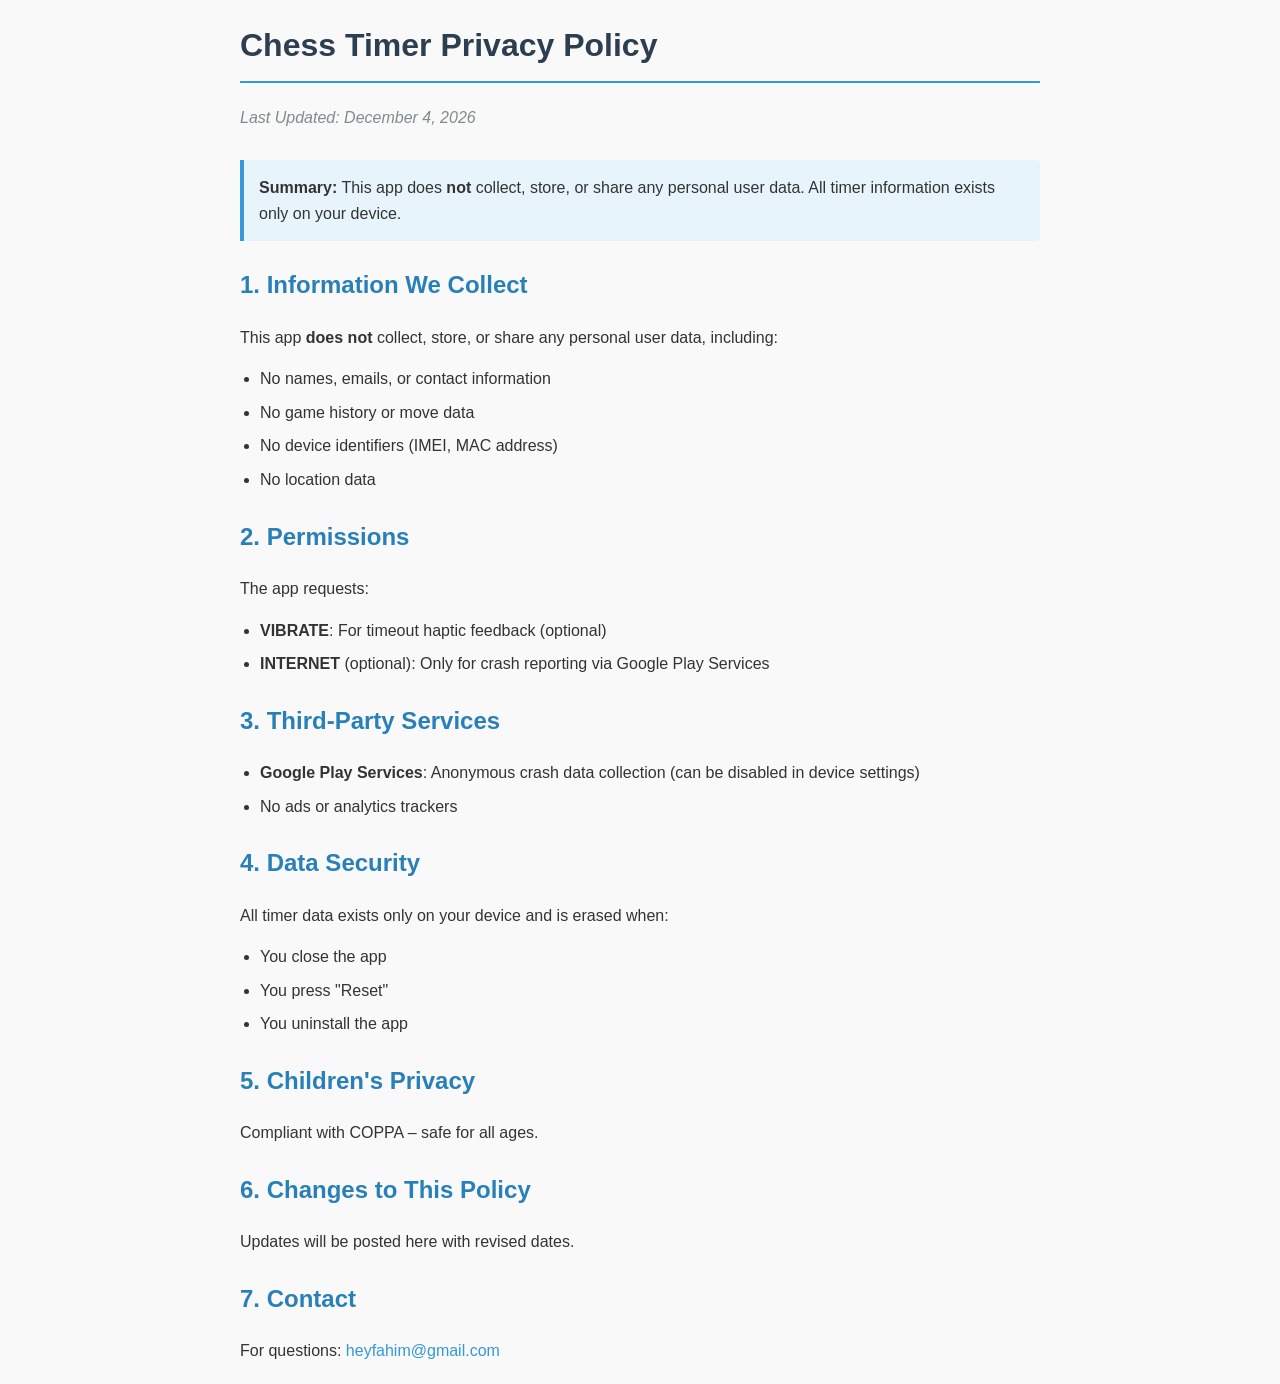
<file: chessClock.html>
<html lang="en">
<head>
    <meta charset="UTF-8">
    <meta name="viewport" content="width=device-width, initial-scale=1.0">
    <title>Chess Timer - Privacy Policy</title>
    <style>
        body {
            font-family: 'Segoe UI', Tahoma, Geneva, Verdana, sans-serif;
            line-height: 1.6;
            color: #333;
            max-width: 800px;
            margin: 0 auto;
            padding: 20px;
            background-color: #f9f9f9;
        }
        h1 {
            color: #2c3e50;
            border-bottom: 2px solid #3498db;
            padding-bottom: 10px;
        }
        h2 {
            color: #2980b9;
            margin-top: 25px;
        }
        .last-updated {
            font-style: italic;
            color: #7f8c8d;
            margin-bottom: 30px;
        }
        .highlight-box {
            background-color: #e8f4fc;
            border-left: 4px solid #3498db;
            padding: 15px;
            margin: 20px 0;
            border-radius: 0 4px 4px 0;
        }
        ul {
            padding-left: 20px;
        }
        li {
            margin-bottom: 8px;
        }
        a {
            color: #3498db;
            text-decoration: none;
        }
        a:hover {
            text-decoration: underline;
        }
        @media (max-width: 600px) {
            body {
                padding: 15px;
            }
            h1 {
                font-size: 24px;
            }
        }

    </style>
</head>
<body>
<h1>Chess Timer Privacy Policy</h1>
<div class="last-updated">Last Updated: <span id="current-date">November 15, 2023</span></div>

<div class="highlight-box">
    <strong>Summary:</strong> This app does <strong>not</strong> collect, store, or share any personal user data.
    All timer information exists only on your device.
</div>

<h2>1. Information We Collect</h2>
<p>This app <strong>does not</strong> collect, store, or share any personal user data, including:</p>
<ul>
    <li>No names, emails, or contact information</li>
    <li>No game history or move data</li>
    <li>No device identifiers (IMEI, MAC address)</li>
    <li>No location data</li>
</ul>

<h2>2. Permissions</h2>
<p>The app requests:</p>
<ul>
    <li><strong>VIBRATE</strong>: For timeout haptic feedback (optional)</li>
    <li><strong>INTERNET</strong> (optional): Only for crash reporting via Google Play Services</li>
</ul>

<h2>3. Third-Party Services</h2>
<ul>
    <li><strong>Google Play Services</strong>: Anonymous crash data collection (can be disabled in device settings)</li>
    <li>No ads or analytics trackers</li>
</ul>

<h2>4. Data Security</h2>
<p>All timer data exists only on your device and is erased when:</p>
<ul>
    <li>You close the app</li>
    <li>You press "Reset"</li>
    <li>You uninstall the app</li>
</ul>

<h2>5. Children's Privacy</h2>
<p>Compliant with COPPA – safe for all ages.</p>

<h2>6. Changes to This Policy</h2>
<p>Updates will be posted here with revised dates.</p>

<h2>7. Contact</h2>
<p>For questions: <a href="mailto:heyfahim@gmail.com">heyfahim@gmail.com</a></p>

<script>
        // Auto-update the date
        document.getElementById('current-date').textContent = new Date().toLocaleDateString('en-US', {
            year: 'numeric',
            month: 'long',
            day: 'numeric'
        });

</script>
</body>
</html>
</file>
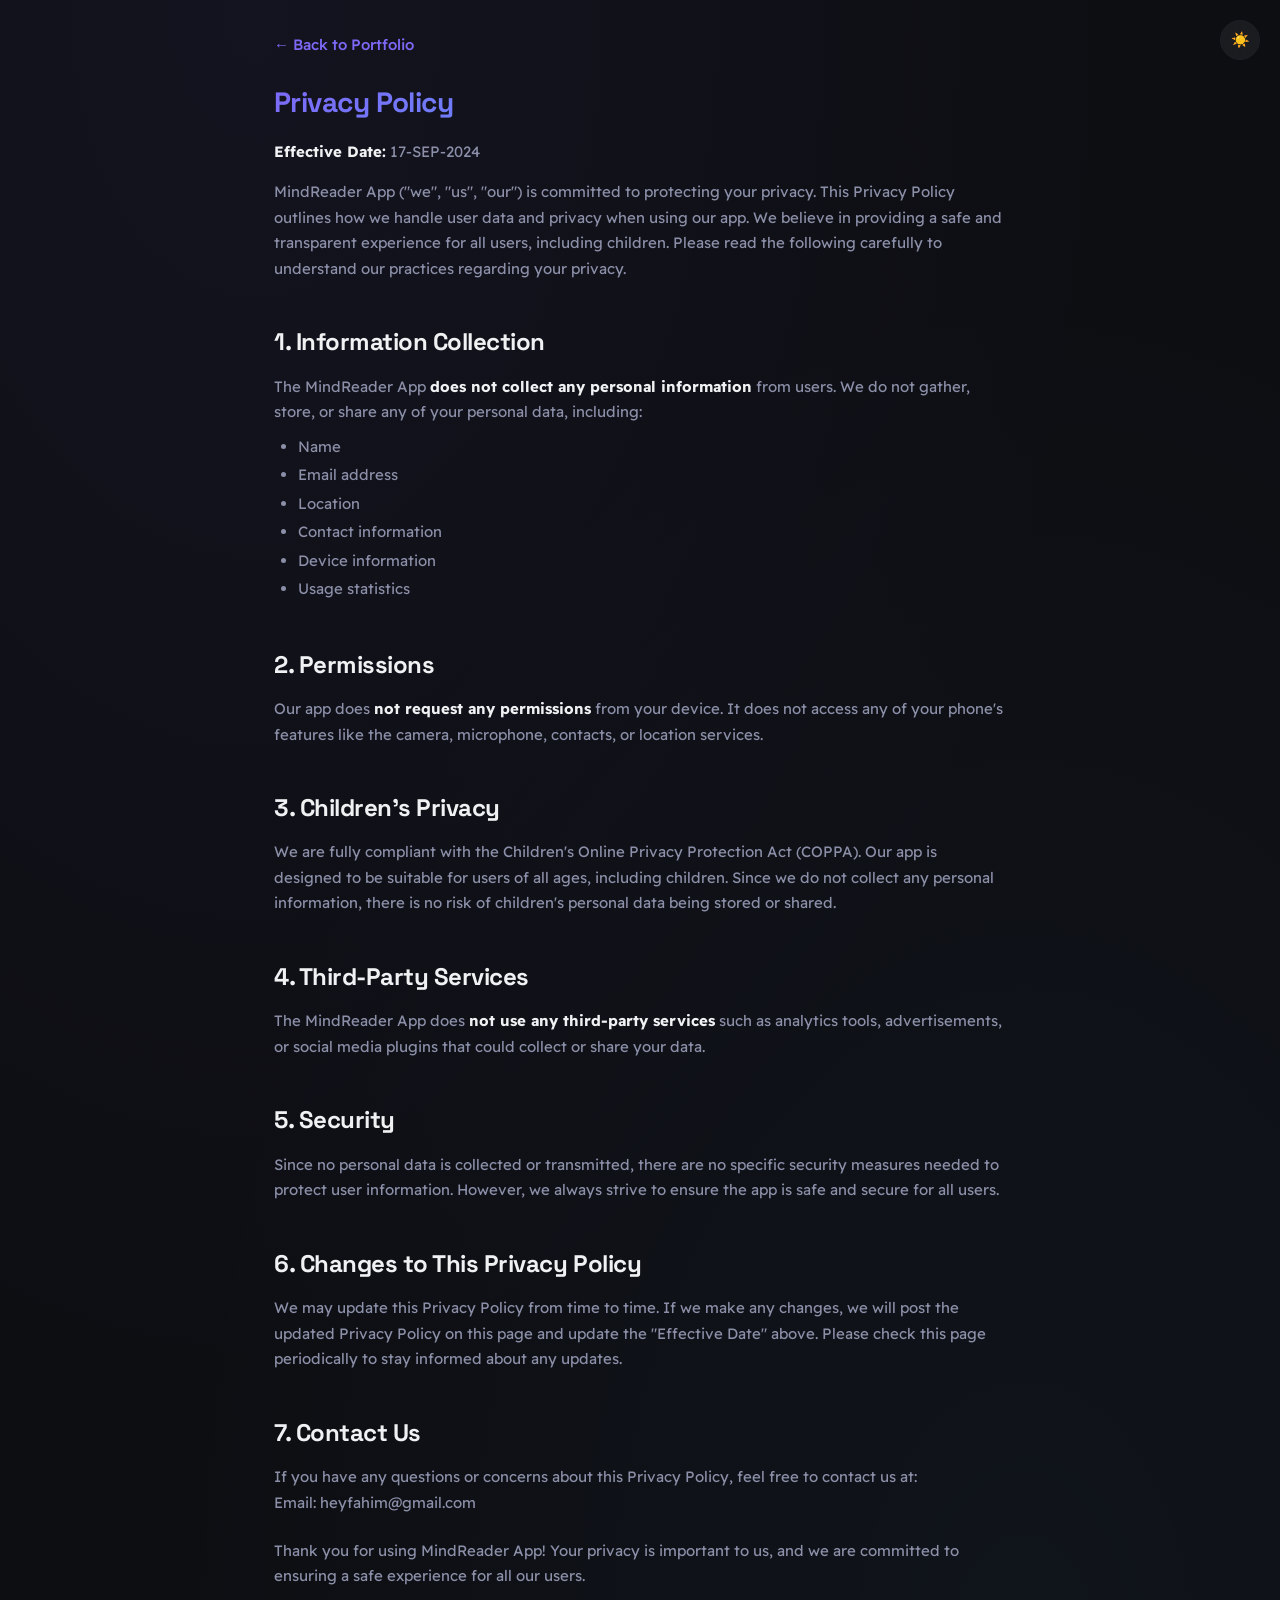
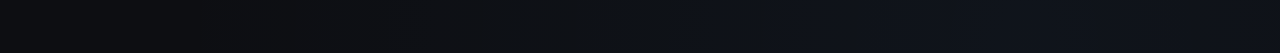
<file: mindreader-privacy-policy.html>
<!DOCTYPE html>
<html lang="en">
<head>
    <meta charset="UTF-8">
    <meta name="viewport" content="width=device-width, initial-scale=1.0">
    <meta http-equiv="X-UA-Compatible" content="IE=edge">
    <title>Privacy Policy - MindReader App</title>
    <link rel="preconnect" href="https://fonts.googleapis.com">
    <link rel="preconnect" href="https://fonts.gstatic.com" crossorigin>
    <link rel="stylesheet" href="https://fonts.googleapis.com/css2?family=Space+Grotesk:wght@400;500;600;700&family=Readex+Pro:wght@300;400;500;600;700&display=swap">
    <link rel="stylesheet" href="./styles/main.css">
</head>
<body>

<button id="theme-toggle" aria-label="Toggle light/dark mode" title="Toggle theme">
    <span id="theme-icon">☀️</span>
</button>

<div id="container--main">
    <p style="margin-bottom: 1.5em;"><a href="index.html">← Back to Portfolio</a></p>

    <h1 style="font-size: 1.75rem; margin-bottom: 0.5em; background: linear-gradient(135deg, var(--gradientStart), var(--gradientEnd)); -webkit-background-clip: text; -webkit-text-fill-color: transparent; background-clip: text;">Privacy Policy</h1>
    <p><strong style="color: var(--mainTextColor);">Effective Date:</strong> 17-SEP-2024</p>

    <p style="margin-top: 1em;">MindReader App ("we", "us", "our") is committed to protecting your privacy. This Privacy Policy outlines how we handle user data and privacy when using our app. We believe in providing a safe and transparent experience for all users, including children. Please read the following carefully to understand our practices regarding your privacy.</p>

    <h2 style="margin-top: 1.75em; margin-bottom: 0.5em;">1. Information Collection</h2>
    <p>The MindReader App <strong style="color: var(--mainTextColor);">does not collect any personal information</strong> from users. We do not gather, store, or share any of your personal data, including:</p>
    <ul style="padding-left: 1.5em; margin-top: 0.5em;">
        <li>Name</li>
        <li>Email address</li>
        <li>Location</li>
        <li>Contact information</li>
        <li>Device information</li>
        <li>Usage statistics</li>
    </ul>

    <h2 style="margin-top: 1.75em; margin-bottom: 0.5em;">2. Permissions</h2>
    <p>Our app does <strong style="color: var(--mainTextColor);">not request any permissions</strong> from your device. It does not access any of your phone's features like the camera, microphone, contacts, or location services.</p>

    <h2 style="margin-top: 1.75em; margin-bottom: 0.5em;">3. Children's Privacy</h2>
    <p>We are fully compliant with the Children's Online Privacy Protection Act (COPPA). Our app is designed to be suitable for users of all ages, including children. Since we do not collect any personal information, there is no risk of children's personal data being stored or shared.</p>

    <h2 style="margin-top: 1.75em; margin-bottom: 0.5em;">4. Third-Party Services</h2>
    <p>The MindReader App does <strong style="color: var(--mainTextColor);">not use any third-party services</strong> such as analytics tools, advertisements, or social media plugins that could collect or share your data.</p>

    <h2 style="margin-top: 1.75em; margin-bottom: 0.5em;">5. Security</h2>
    <p>Since no personal data is collected or transmitted, there are no specific security measures needed to protect user information. However, we always strive to ensure the app is safe and secure for all users.</p>

    <h2 style="margin-top: 1.75em; margin-bottom: 0.5em;">6. Changes to This Privacy Policy</h2>
    <p>We may update this Privacy Policy from time to time. If we make any changes, we will post the updated Privacy Policy on this page and update the "Effective Date" above. Please check this page periodically to stay informed about any updates.</p>

    <h2 style="margin-top: 1.75em; margin-bottom: 0.5em;">7. Contact Us</h2>
    <p>If you have any questions or concerns about this Privacy Policy, feel free to contact us at:</p>
    <p>Email: heyfahim@gmail.com</p>

    <p style="margin-top: 1.5em;">Thank you for using MindReader App! Your privacy is important to us, and we are committed to ensuring a safe experience for all our users.</p>
</div>

<script>
  (function() {
    var btn = document.getElementById('theme-toggle');
    var icon = document.getElementById('theme-icon');
    var saved = localStorage.getItem('theme');
    if (saved === 'light') {
      document.documentElement.setAttribute('data-theme', 'light');
      icon.textContent = '🌙';
    }
    btn.addEventListener('click', function() {
      var isLight = document.documentElement.getAttribute('data-theme') === 'light';
      if (isLight) {
        document.documentElement.removeAttribute('data-theme');
        icon.textContent = '☀️';
        localStorage.setItem('theme', 'dark');
      } else {
        document.documentElement.setAttribute('data-theme', 'light');
        icon.textContent = '🌙';
        localStorage.setItem('theme', 'light');
      }
    });
  })();
</script>

</body>
</html>
</file>
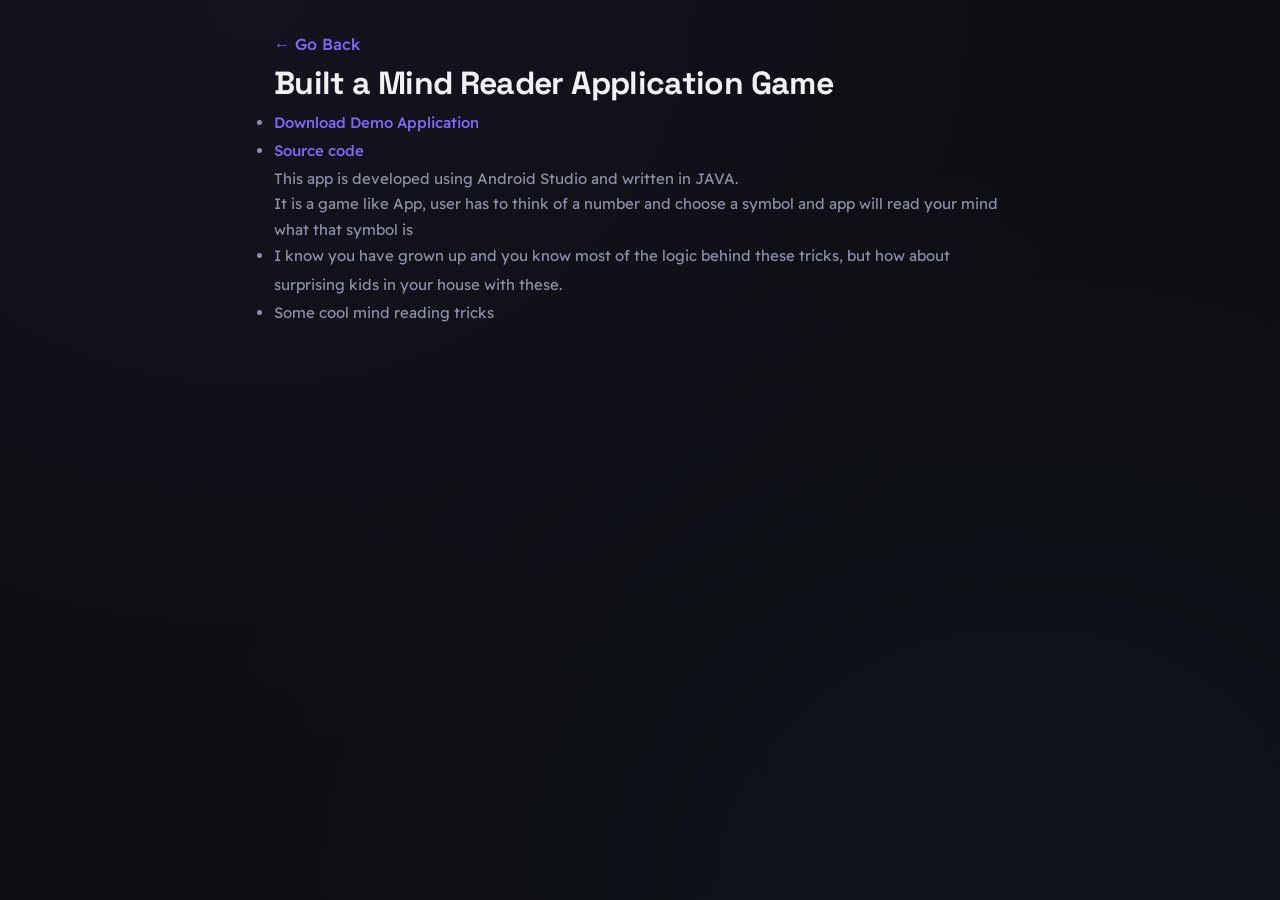
<file: mindreaderapp.html>
<!DOCTYPE html>
<html>
<head>
    <meta charset="utf-8">
    <meta http-equiv="X-UA-Compatible" content="IE=edge">
    <title>Mohammed Fahim Khan</title>
    <meta name="description" content="">
    <meta name="viewport" content="width=device-width, initial-scale=1">
    <link rel="stylesheet" href="./styles/main.css">
</head>
<body>
<div id="container--main">
    <a href="index.html">&#x2190; Go Back</a>
    <h1>Built a Mind Reader Application Game</h1>

    <ul>
        <li><a href="assets/mindReader.apk">Download Demo Application</a></li>
        <li><a href="https://github.com/ifahimkhan/MindReading">Source code</a></li>
    </ul>
    <p>This app is developed using Android Studio and written in JAVA.
    </p>

    <p>It is a game like App, user has to think of a number and choose a symbol and app will read
        your mind what that symbol is </p>

    <ul>
        <li>I know you have grown up and you know most of the logic behind these tricks, but how
            about surprising kids in your house with these.
        </li>
        <li>Some cool mind reading tricks
        </li>
    </ul>
</div>
</body>
</html>
</file>
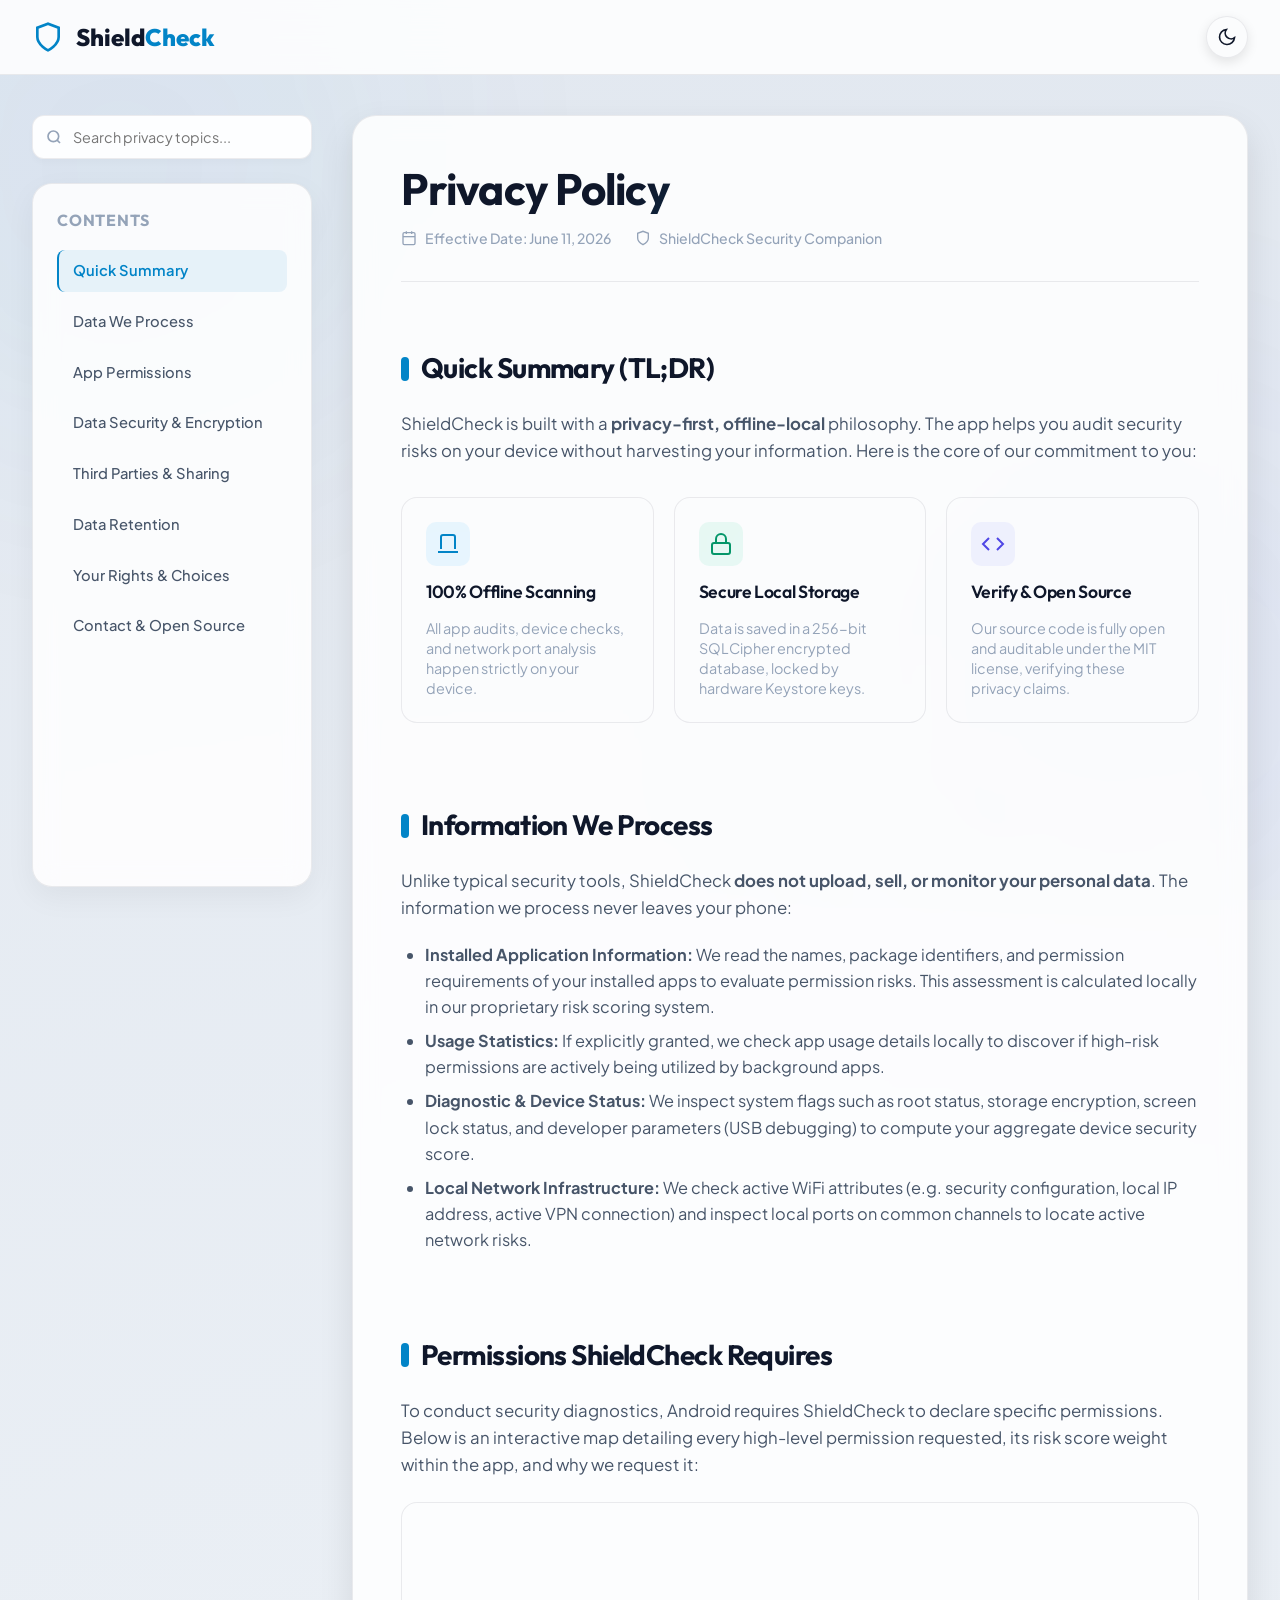
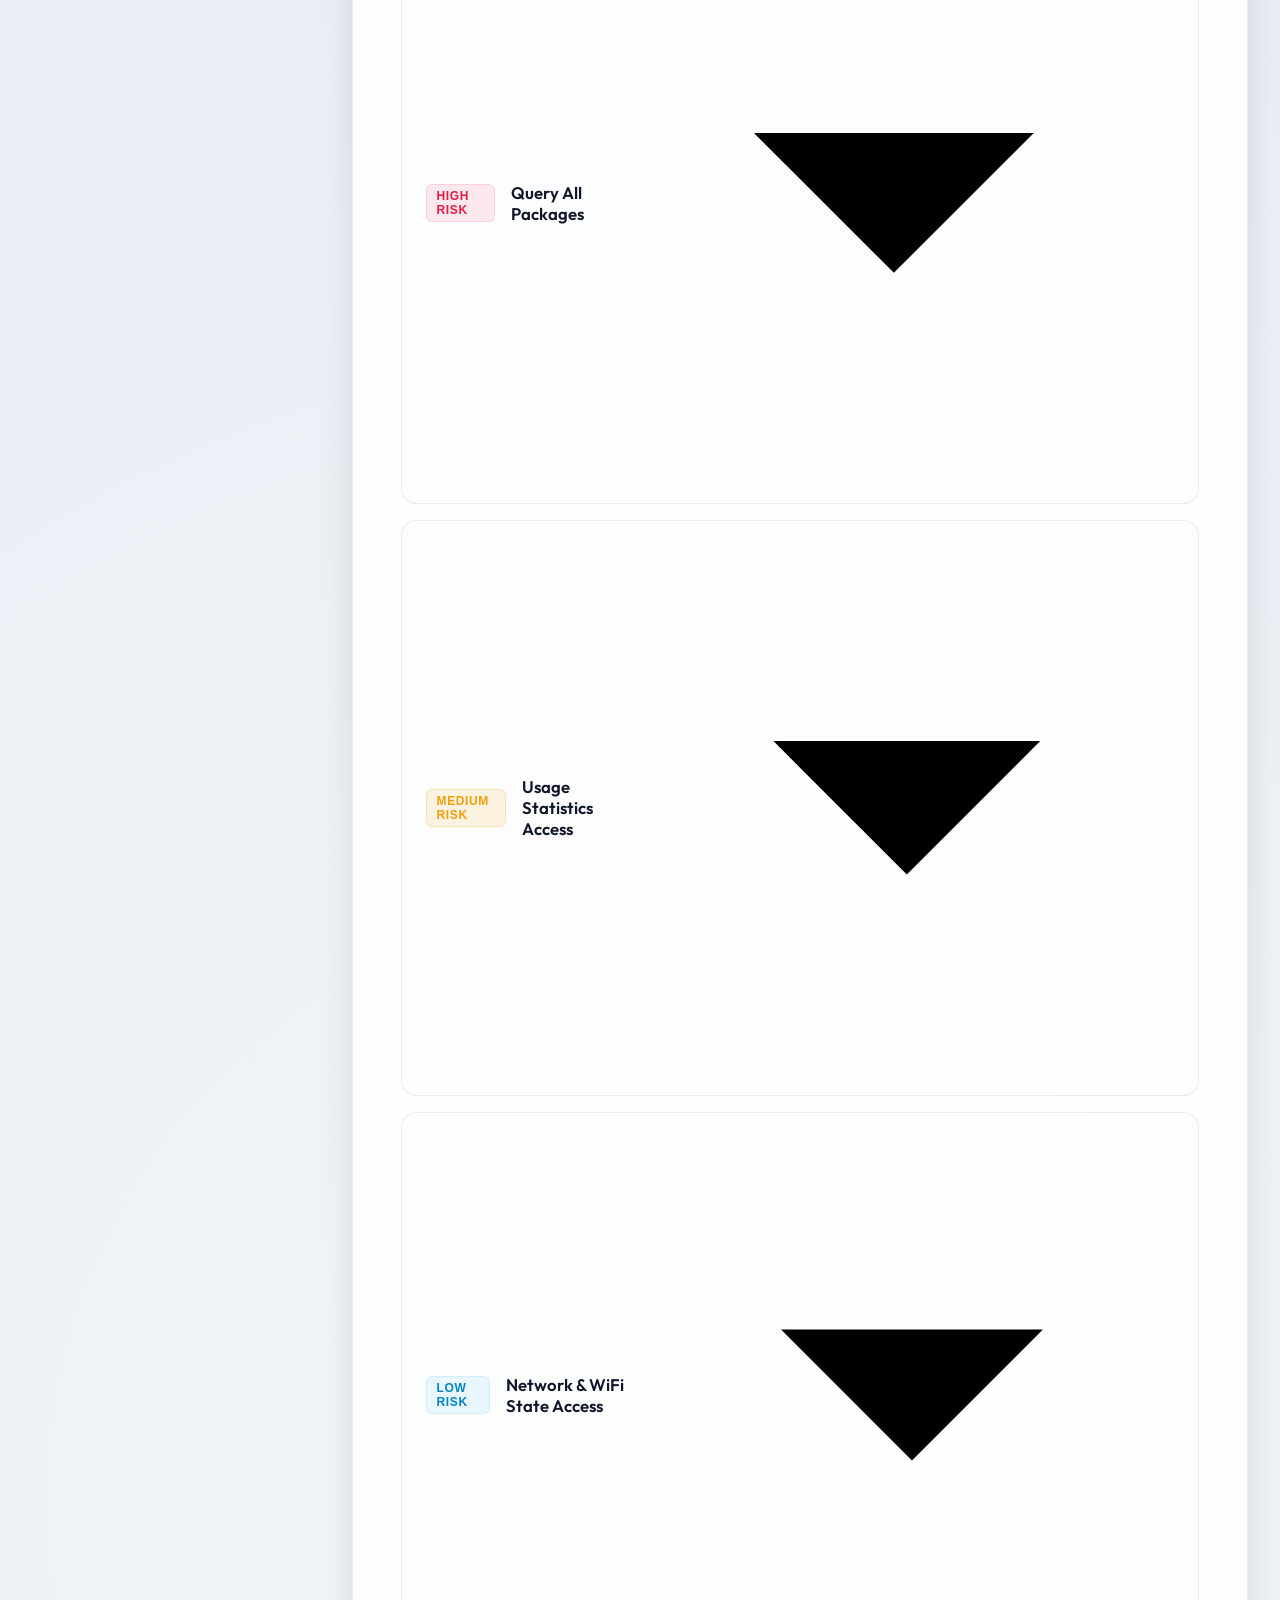
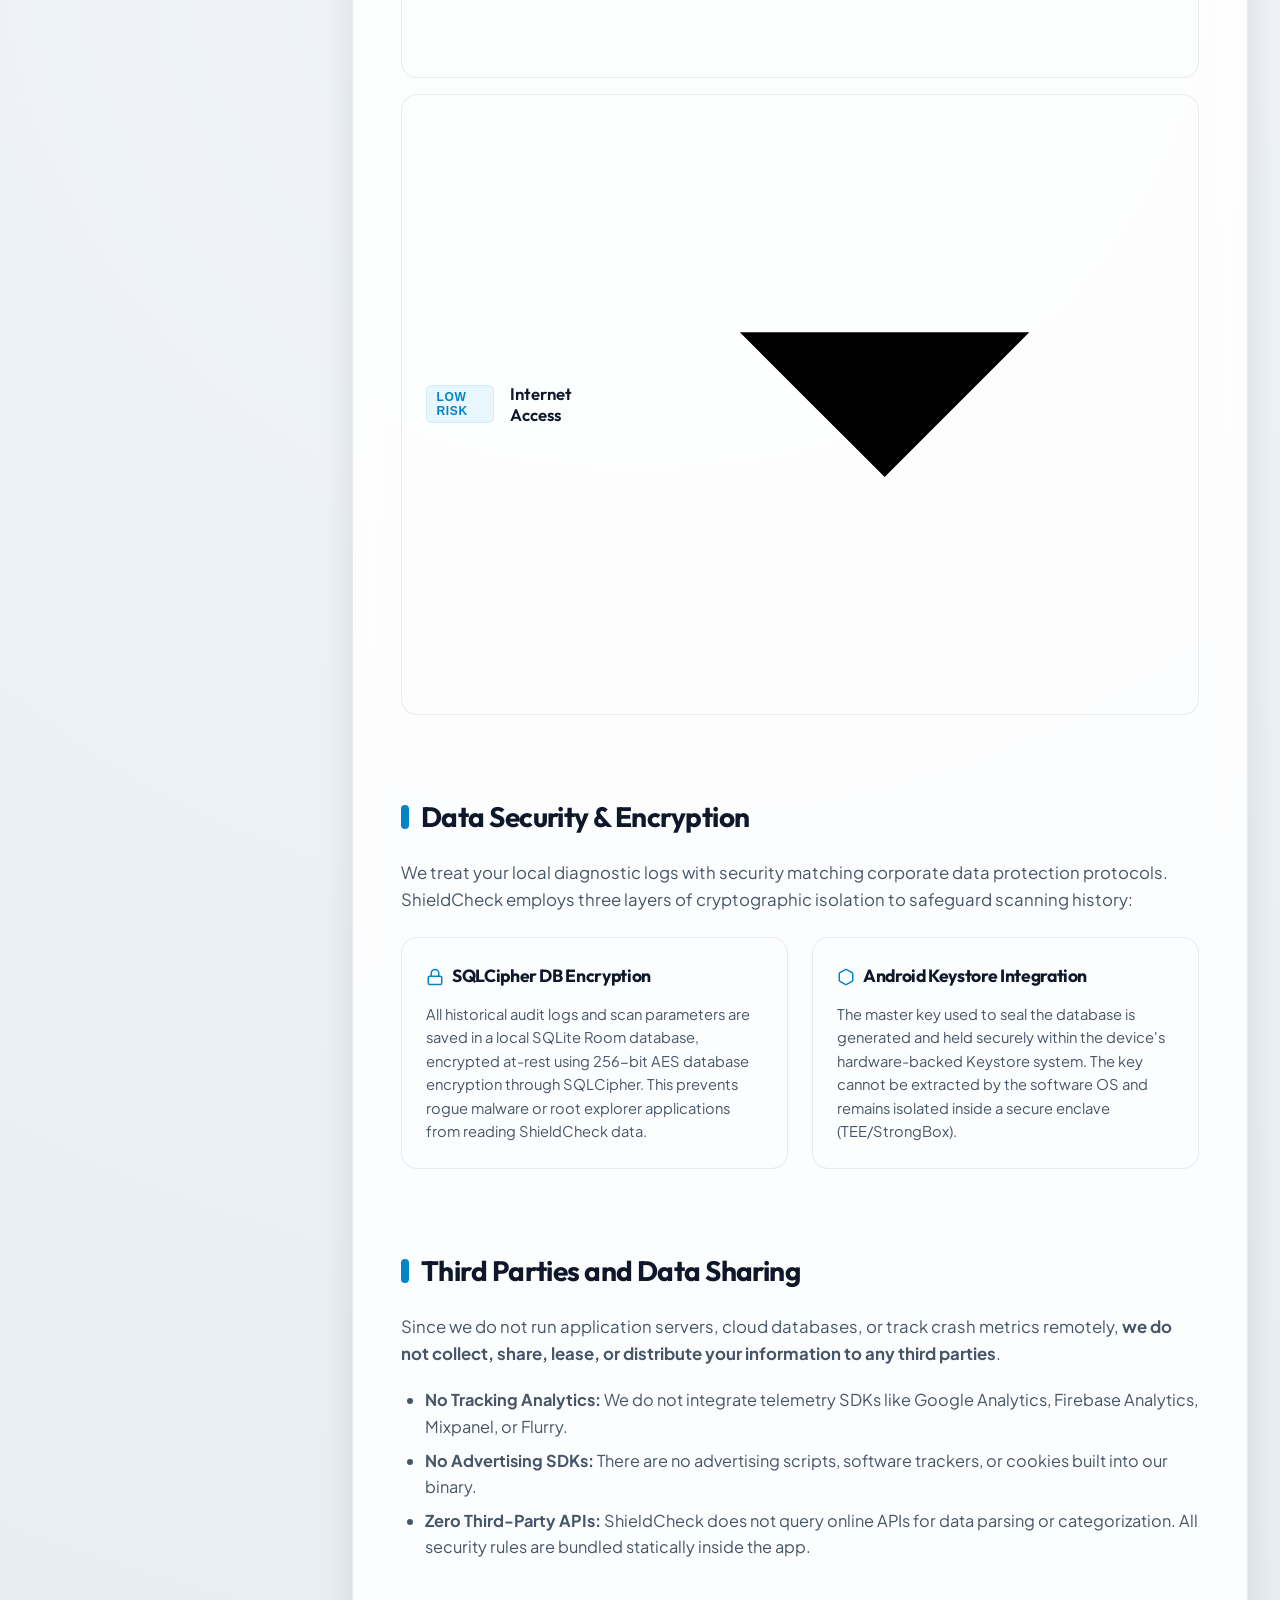
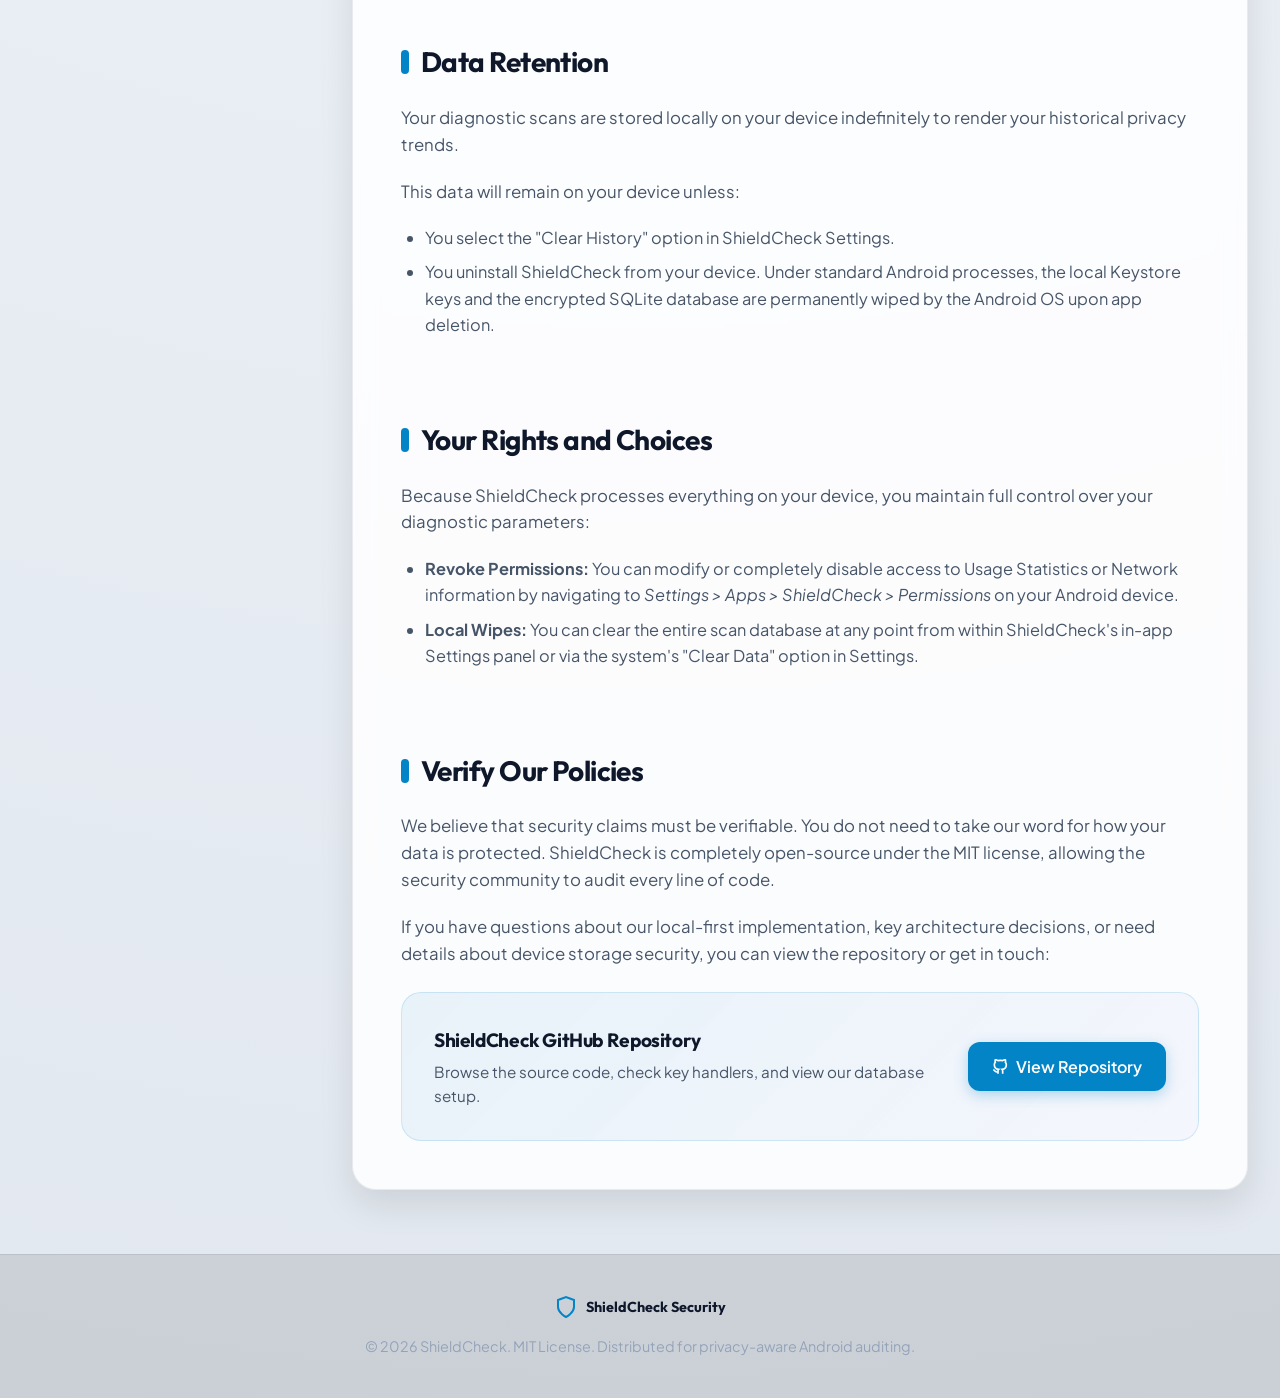
<file: shieldCheck_privacy_policy.html>
<!DOCTYPE html>
<html lang="en" data-theme="dark">
<head>
    <meta charset="UTF-8">
    <meta name="viewport" content="width=device-width, initial-scale=1.0">
    <title>Privacy Policy | ShieldCheck Security Companion</title>
    <meta name="description" content="Privacy Policy for ShieldCheck - a native, local-first Android security companion app. Learn how we secure your device data offline using local encryption.">
    
    <!-- Google Fonts -->
    <link rel="preconnect" href="https://fonts.googleapis.com">
    <link rel="preconnect" href="https://fonts.gstatic.com" crossorigin>
    <link href="https://fonts.googleapis.com/css2?family=Outfit:wght@300;400;500;600;700;800&family=Plus+Jakarta+Sans:wght@300;400;500;600;700&display=swap" rel="stylesheet">
    
    <style>
        /* --- CSS VARIABLES & DESIGN TOKENS --- */
        :root[data-theme="dark"] {
            --bg-color: #070a13;
            --bg-gradient: radial-gradient(circle at 50% 50%, #0d152b 0%, #060911 100%);
            --card-bg: rgba(13, 23, 47, 0.7);
            --card-border: rgba(255, 255, 255, 0.08);
            --text-primary: #f8fafc;
            --text-secondary: #94a3b8;
            --text-muted: #64748b;
            
            --accent-primary: #38bdf8; /* Cyan */
            --accent-primary-rgb: 56, 189, 248;
            --accent-success: #34d399; /* Emerald */
            --accent-success-rgb: 52, 211, 153;
            --accent-warning: #f43f5e; /* Rose */
            --accent-warning-rgb: 244, 63, 94;
            --accent-info: #818cf8; /* Indigo */
            
            --glow-1: rgba(56, 189, 248, 0.15);
            --glow-2: rgba(129, 140, 248, 0.12);
            --scrollbar-bg: #0d152b;
            --scrollbar-thumb: #1e293b;
            --scrollbar-thumb-hover: #334155;
            
            --nav-active-bg: rgba(56, 189, 248, 0.1);
            --nav-active-text: #38bdf8;
            --search-bg: rgba(15, 23, 42, 0.6);
            --highlight-color: rgba(56, 189, 248, 0.25);
        }

        :root[data-theme="light"] {
            --bg-color: #f8fafc;
            --bg-gradient: radial-gradient(circle at 50% 50%, #f1f5f9 0%, #e2e8f0 100%);
            --card-bg: rgba(255, 255, 255, 0.85);
            --card-border: rgba(15, 23, 42, 0.08);
            --text-primary: #0f172a;
            --text-secondary: #475569;
            --text-muted: #94a3b8;
            
            --accent-primary: #0284c7; /* Darker Cyan */
            --accent-primary-rgb: 2, 132, 199;
            --accent-success: #059669; /* Darker Emerald */
            --accent-success-rgb: 5, 150, 105;
            --accent-warning: #e11d48; /* Darker Rose */
            --accent-warning-rgb: 225, 29, 72;
            --accent-info: #4f46e5; /* Darker Indigo */
            
            --glow-1: rgba(2, 132, 199, 0.08);
            --glow-2: rgba(79, 70, 229, 0.06);
            --scrollbar-bg: #f1f5f9;
            --scrollbar-thumb: #cbd5e1;
            --scrollbar-thumb-hover: #94a3b8;
            
            --nav-active-bg: rgba(2, 132, 199, 0.08);
            --nav-active-text: #0284c7;
            --search-bg: rgba(255, 255, 255, 0.95);
            --highlight-color: rgba(2, 132, 199, 0.2);
        }

        /* --- GLOBAL RESETS & STYLES --- */
        * {
            box-sizing: border-box;
            margin: 0;
            padding: 0;
            scroll-behavior: smooth;
        }

        body {
            font-family: 'Plus Jakarta Sans', sans-serif;
            background: var(--bg-gradient);
            background-color: var(--bg-color);
            color: var(--text-secondary);
            line-height: 1.6;
            min-height: 100vh;
            overflow-x: hidden;
            transition: background 0.3s ease, color 0.3s ease;
        }

        h1, h2, h3, h4 {
            font-family: 'Outfit', sans-serif;
            color: var(--text-primary);
            font-weight: 700;
            letter-spacing: -0.02em;
            transition: color 0.3s ease;
        }

        a {
            color: var(--accent-primary);
            text-decoration: none;
            transition: color 0.2s ease, opacity 0.2s ease;
        }

        a:hover {
            opacity: 0.9;
            text-decoration: underline;
        }

        /* --- BACKGROUND GRADIENT ORBS --- */
        .decorations {
            position: fixed;
            top: 0;
            left: 0;
            width: 100vw;
            height: 100vh;
            z-index: -1;
            overflow: hidden;
            pointer-events: none;
        }

        .glow-orb {
            position: absolute;
            border-radius: 50%;
            filter: blur(140px);
            opacity: 0.8;
            animation: float 20s infinite alternate ease-in-out;
        }

        .orb-1 {
            width: 500px;
            height: 500px;
            background: var(--glow-1);
            top: -10%;
            left: -10%;
        }

        .orb-2 {
            width: 600px;
            height: 600px;
            background: var(--glow-2);
            bottom: -10%;
            right: -10%;
            animation-delay: -5s;
        }

        @keyframes float {
            0% { transform: translate(0, 0) scale(1); }
            50% { transform: translate(50px, 30px) scale(1.1); }
            100% { transform: translate(-20px, -50px) scale(0.9); }
        }

        /* --- HEADER STYLES --- */
        .navbar {
            position: sticky;
            top: 0;
            z-index: 100;
            background: var(--card-bg);
            backdrop-filter: blur(16px);
            -webkit-backdrop-filter: blur(16px);
            border-bottom: 1px solid var(--card-border);
            padding: 1rem 2rem;
            display: flex;
            justify-content: space-between;
            align-items: center;
            transition: background 0.3s, border 0.3s;
        }

        .nav-logo {
            display: flex;
            align-items: center;
            gap: 0.75rem;
            font-size: 1.5rem;
            font-family: 'Outfit', sans-serif;
            font-weight: 800;
            color: var(--text-primary);
        }

        .nav-logo svg {
            width: 32px;
            height: 32px;
            fill: none;
            stroke: var(--accent-primary);
            stroke-width: 2;
        }

        .logo-text span {
            color: var(--accent-primary);
        }

        .nav-actions {
            display: flex;
            align-items: center;
            gap: 1.5rem;
        }

        /* --- THEME TOGGLE BUTTON --- */
        .theme-toggle-btn {
            background: rgba(255, 255, 255, 0.05);
            border: 1px solid var(--card-border);
            color: var(--text-primary);
            width: 42px;
            height: 42px;
            border-radius: 50%;
            cursor: pointer;
            display: flex;
            align-items: center;
            justify-content: center;
            transition: all 0.2s ease;
            box-shadow: 0 4px 12px rgba(0, 0, 0, 0.1);
        }

        .theme-toggle-btn:hover {
            transform: scale(1.05);
            background: rgba(255, 255, 255, 0.1);
            border-color: var(--accent-primary);
        }

        .theme-toggle-btn svg {
            width: 20px;
            height: 20px;
            fill: none;
            stroke: currentColor;
            stroke-width: 2;
            transition: transform 0.5s ease;
        }

        /* Hide specific icons depending on theme */
        :root[data-theme="dark"] .sun-icon { display: block; }
        :root[data-theme="dark"] .moon-icon { display: none; }
        :root[data-theme="light"] .sun-icon { display: none; }
        :root[data-theme="light"] .moon-icon { display: block; }

        /* --- MAIN LAYOUT CONTEXT --- */
        .main-container {
            max-width: 1300px;
            margin: 2.5rem auto;
            padding: 0 2rem;
            display: grid;
            grid-template-columns: 280px 1fr;
            gap: 2.5rem;
        }

        /* --- SIDEBAR & TOC --- */
        .sidebar {
            position: sticky;
            top: 6rem;
            height: calc(100vh - 8rem);
            display: flex;
            flex-direction: column;
            gap: 1.5rem;
        }

        .search-wrapper {
            position: relative;
        }

        .search-input {
            width: 100%;
            background: var(--search-bg);
            border: 1px solid var(--card-border);
            border-radius: 12px;
            padding: 0.75rem 1rem 0.75rem 2.5rem;
            color: var(--text-primary);
            font-family: inherit;
            font-size: 0.9rem;
            outline: none;
            transition: all 0.2s ease;
            box-shadow: 0 4px 6px rgba(0,0,0,0.02);
        }

        .search-input:focus {
            border-color: var(--accent-primary);
            box-shadow: 0 0 0 3px rgba(var(--accent-primary-rgb), 0.15);
        }

        .search-wrapper svg {
            position: absolute;
            left: 0.85rem;
            top: 50%;
            transform: translateY(-50%);
            width: 16px;
            height: 16px;
            stroke: var(--text-muted);
            fill: none;
            stroke-width: 2.5;
            pointer-events: none;
        }

        .toc-card {
            background: var(--card-bg);
            backdrop-filter: blur(12px);
            -webkit-backdrop-filter: blur(12px);
            border: 1px solid var(--card-border);
            border-radius: 20px;
            padding: 1.5rem;
            box-shadow: 0 10px 30px rgba(0,0,0,0.05);
            overflow-y: auto;
            flex-grow: 1;
        }

        .toc-card h3 {
            font-size: 1rem;
            text-transform: uppercase;
            letter-spacing: 0.05em;
            color: var(--text-muted);
            margin-bottom: 1rem;
            font-weight: 700;
        }

        .toc-list {
            list-style: none;
            display: flex;
            flex-direction: column;
            gap: 0.5rem;
        }

        .toc-link {
            display: block;
            padding: 0.6rem 0.85rem;
            border-radius: 8px;
            color: var(--text-secondary);
            font-size: 0.92rem;
            font-weight: 500;
            transition: all 0.2s ease;
            text-decoration: none;
            border-left: 2px solid transparent;
        }

        .toc-link:hover {
            color: var(--text-primary);
            background: rgba(255, 255, 255, 0.02);
            text-decoration: none;
        }

        .toc-link.active {
            color: var(--nav-active-text);
            background: var(--nav-active-bg);
            border-left-color: var(--accent-primary);
            font-weight: 600;
        }

        /* --- CONTENT CARD --- */
        .content-area {
            display: flex;
            flex-direction: column;
            gap: 2rem;
        }

        .policy-card {
            background: var(--card-bg);
            backdrop-filter: blur(12px);
            -webkit-backdrop-filter: blur(12px);
            border: 1px solid var(--card-border);
            border-radius: 24px;
            padding: 3rem;
            box-shadow: 0 15px 35px rgba(0, 0, 0, 0.1);
            transition: background 0.3s, border 0.3s;
        }

        /* --- TEXT STYLING --- */
        .policy-header {
            border-bottom: 1px solid var(--card-border);
            padding-bottom: 2rem;
            margin-bottom: 2.5rem;
        }

        .policy-header h1 {
            font-size: 2.75rem;
            margin-bottom: 0.75rem;
            line-height: 1.15;
            background: linear-gradient(135deg, var(--text-primary) 30%, var(--accent-primary) 100%);
            -webkit-background-clip: text;
            -webkit-text-fill-color: transparent;
        }

        .meta-info {
            display: flex;
            flex-wrap: wrap;
            gap: 1.5rem;
            color: var(--text-muted);
            font-size: 0.88rem;
            font-weight: 500;
        }

        .meta-item {
            display: flex;
            align-items: center;
            gap: 0.5rem;
        }

        .meta-item svg {
            width: 16px;
            height: 16px;
            stroke: currentColor;
            fill: none;
            stroke-width: 2;
        }

        /* --- SECTIONS --- */
        .policy-section {
            padding-top: 1.5rem;
            margin-bottom: 3.5rem;
            scroll-margin-top: 6rem;
        }

        .policy-section:last-of-type {
            margin-bottom: 0;
        }

        .policy-section h2 {
            font-size: 1.75rem;
            margin-bottom: 1.25rem;
            display: flex;
            align-items: center;
            gap: 0.75rem;
        }

        .policy-section h2::before {
            content: '';
            display: inline-block;
            width: 8px;
            height: 24px;
            background: var(--accent-primary);
            border-radius: 4px;
        }

        .policy-section p {
            margin-bottom: 1.25rem;
            font-size: 1.05rem;
            color: var(--text-secondary);
        }

        .policy-section ul {
            margin-left: 1.5rem;
            margin-bottom: 1.5rem;
        }

        .policy-section li {
            margin-bottom: 0.5rem;
            font-size: 1.02rem;
        }

        /* --- QUICK HIGHLIGHTS GRID (TL;DR) --- */
        .highlights-grid {
            display: grid;
            grid-template-columns: repeat(auto-fit, minmax(220px, 1fr));
            gap: 1.25rem;
            margin: 2rem 0;
        }

        .highlight-item {
            background: rgba(255,255,255,0.02);
            border: 1px solid var(--card-border);
            border-radius: 16px;
            padding: 1.5rem;
            display: flex;
            flex-direction: column;
            gap: 0.75rem;
            transition: all 0.25s ease;
        }

        .highlight-item:hover {
            transform: translateY(-4px);
            border-color: rgba(var(--accent-primary-rgb), 0.3);
            box-shadow: 0 8px 20px rgba(0,0,0,0.1);
        }

        .highlight-icon {
            width: 44px;
            height: 44px;
            border-radius: 10px;
            display: flex;
            align-items: center;
            justify-content: center;
        }

        .highlight-icon svg {
            width: 24px;
            height: 24px;
            fill: none;
            stroke-width: 2;
        }

        .hi-local {
            background: rgba(56, 189, 248, 0.1);
            color: var(--accent-primary);
        }
        .hi-local svg { stroke: var(--accent-primary); }

        .hi-enc {
            background: rgba(52, 211, 153, 0.1);
            color: var(--accent-success);
        }
        .hi-enc svg { stroke: var(--accent-success); }

        .hi-open {
            background: rgba(129, 140, 248, 0.1);
            color: var(--accent-info);
        }
        .hi-open svg { stroke: var(--accent-info); }

        .highlight-item h4 {
            font-size: 1.1rem;
            font-weight: 600;
        }

        .highlight-item p {
            font-size: 0.9rem;
            margin: 0;
            color: var(--text-muted);
            line-height: 1.4;
        }

        /* --- INTERACTIVE PERMISSIONS ACCORDION --- */
        .permissions-container {
            display: flex;
            flex-direction: column;
            gap: 1rem;
            margin-top: 1.5rem;
        }

        .permission-card {
            background: rgba(255, 255, 255, 0.01);
            border: 1px solid var(--card-border);
            border-radius: 16px;
            overflow: hidden;
            transition: all 0.25s ease;
        }

        .permission-card:hover {
            border-color: rgba(var(--accent-primary-rgb), 0.25);
            background: rgba(255, 255, 255, 0.02);
        }

        .permission-trigger {
            width: 100%;
            padding: 1.25rem 1.5rem;
            display: flex;
            justify-content: space-between;
            align-items: center;
            background: none;
            border: none;
            text-align: left;
            cursor: pointer;
            outline: none;
        }

        .perm-left {
            display: flex;
            align-items: center;
            gap: 1rem;
        }

        .badge-risk {
            font-size: 0.75rem;
            font-weight: 700;
            text-transform: uppercase;
            padding: 0.25rem 0.6rem;
            border-radius: 6px;
            letter-spacing: 0.05em;
        }

        .badge-critical {
            background: rgba(244, 63, 94, 0.15);
            color: var(--accent-warning);
            border: 1px solid rgba(244, 63, 94, 0.2);
        }

        .badge-high {
            background: rgba(244, 63, 94, 0.1);
            color: var(--accent-warning);
            border: 1px solid rgba(244, 63, 94, 0.15);
        }

        .badge-medium {
            background: rgba(245, 158, 11, 0.12);
            color: #f59e0b;
            border: 1px solid rgba(245, 158, 11, 0.2);
        }

        .badge-low {
            background: rgba(56, 189, 248, 0.1);
            color: var(--accent-primary);
            border: 1px solid rgba(56, 189, 248, 0.15);
        }

        .perm-name {
            font-family: 'Outfit', sans-serif;
            font-size: 1.05rem;
            font-weight: 600;
            color: var(--text-primary);
        }

        .perm-trigger svg.chevron {
            width: 20px;
            height: 20px;
            stroke: var(--text-muted);
            fill: none;
            stroke-width: 2;
            transition: transform 0.3s ease;
        }

        .permission-card.expanded svg.chevron {
            transform: rotate(180deg);
            stroke: var(--accent-primary);
        }

        /* CSS Grid-based transition height auto */
        .permission-details {
            display: grid;
            grid-template-rows: 0fr;
            transition: grid-template-rows 0.3s ease-in-out;
        }

        .permission-details-content {
            overflow: hidden;
        }

        .permission-card.expanded .permission-details {
            grid-template-rows: 1fr;
        }

        .details-inner {
            padding: 0 1.5rem 1.5rem 1.5rem;
            border-top: 1px solid rgba(255, 255, 255, 0.03);
            display: flex;
            flex-direction: column;
            gap: 0.75rem;
            font-size: 0.95rem;
            color: var(--text-secondary);
        }

        .details-inner strong {
            color: var(--text-primary);
        }

        /* --- TECH SPECS CARD --- */
        .security-tech-grid {
            display: grid;
            grid-template-columns: 1fr 1fr;
            gap: 1.5rem;
            margin-top: 1.5rem;
        }

        @media (max-width: 768px) {
            .security-tech-grid {
                grid-template-columns: 1fr;
            }
        }

        .tech-card {
            background: rgba(255, 255, 255, 0.02);
            border: 1px solid var(--card-border);
            border-radius: 16px;
            padding: 1.5rem;
        }

        .tech-card h4 {
            font-size: 1.1rem;
            margin-bottom: 0.75rem;
            color: var(--text-primary);
            display: flex;
            align-items: center;
            gap: 0.5rem;
        }

        .tech-card h4 svg {
            width: 18px;
            height: 18px;
            stroke: var(--accent-primary);
            fill: none;
            stroke-width: 2;
        }

        .tech-card p {
            font-size: 0.92rem;
            margin: 0;
            color: var(--text-secondary);
        }

        /* --- SEARCH EMPTY STATE --- */
        .search-empty {
            display: none;
            text-align: center;
            padding: 4rem 2rem;
            background: rgba(255,255,255,0.01);
            border: 1px dashed var(--card-border);
            border-radius: 20px;
            margin: 2rem 0;
        }

        .search-empty svg {
            width: 48px;
            height: 48px;
            stroke: var(--text-muted);
            fill: none;
            stroke-width: 1.5;
            margin-bottom: 1rem;
        }

        .search-empty h4 {
            margin-bottom: 0.25rem;
        }

        /* --- CONTACT CARD --- */
        .contact-box {
            background: linear-gradient(135deg, rgba(var(--accent-primary-rgb), 0.08) 0%, rgba(129, 140, 248, 0.05) 100%);
            border: 1px solid rgba(var(--accent-primary-rgb), 0.15);
            border-radius: 20px;
            padding: 2rem;
            display: flex;
            justify-content: space-between;
            align-items: center;
            gap: 1.5rem;
            margin-top: 1.5rem;
        }

        @media (max-width: 768px) {
            .contact-box {
                flex-direction: column;
                align-items: flex-start;
                padding: 1.5rem;
            }
        }

        .contact-text h4 {
            font-size: 1.2rem;
            margin-bottom: 0.25rem;
        }

        .contact-text p {
            margin: 0;
            font-size: 0.95rem;
            color: var(--text-secondary);
        }

        .contact-btn {
            background: var(--accent-primary);
            color: #ffffff;
            font-weight: 600;
            padding: 0.75rem 1.5rem;
            border-radius: 12px;
            white-space: nowrap;
            box-shadow: 0 4px 14px rgba(var(--accent-primary-rgb), 0.3);
            transition: all 0.2s ease;
            display: flex;
            align-items: center;
            gap: 0.5rem;
        }

        .contact-btn svg {
            width: 16px;
            height: 16px;
            stroke: currentColor;
            fill: none;
            stroke-width: 2.5;
        }

        .contact-btn:hover {
            text-decoration: none;
            transform: translateY(-2px);
            box-shadow: 0 6px 20px rgba(var(--accent-primary-rgb), 0.4);
            filter: brightness(1.05);
        }

        /* --- FOOTER STYLES --- */
        .footer {
            border-top: 1px solid var(--card-border);
            padding: 2.5rem 2rem;
            text-align: center;
            margin-top: 4rem;
            background: rgba(0,0,0,0.1);
            color: var(--text-muted);
            font-size: 0.9rem;
        }

        .footer-logo {
            display: flex;
            align-items: center;
            justify-content: center;
            gap: 0.5rem;
            color: var(--text-primary);
            font-family: 'Outfit', sans-serif;
            font-weight: 700;
            margin-bottom: 1rem;
        }

        .footer-logo svg {
            width: 24px;
            height: 24px;
            fill: none;
            stroke: var(--accent-primary);
            stroke-width: 2;
        }

        /* --- RESPONSIVE LAYOUTS --- */
        @media (max-width: 1024px) {
            .main-container {
                grid-template-columns: 1fr;
            }

            .sidebar {
                position: static;
                height: auto;
            }

            .toc-card {
                display: none; /* Hide Table of Contents on mobile for cleaner page */
            }

            .policy-card {
                padding: 2rem;
            }

            .policy-header h1 {
                font-size: 2.25rem;
            }
        }

        /* --- MARK SEARCH TEXT HIGHLIGHT --- */
        mark {
            background-color: var(--highlight-color);
            color: var(--text-primary);
            border-radius: 2px;
            padding: 0 2px;
        }

        /* --- PRINT STYLES --- */
        @media print {
            body {
                background: #ffffff !important;
                color: #000000 !important;
                font-size: 12pt;
            }
            .navbar, .decorations, .sidebar, .theme-toggle-btn, .contact-btn, .footer {
                display: none !important;
            }
            .main-container {
                grid-template-columns: 1fr !important;
                margin: 0 !important;
                padding: 0 !important;
            }
            .policy-card {
                border: none !important;
                background: none !important;
                box-shadow: none !important;
                padding: 0 !important;
            }
            .policy-header h1 {
                color: #000000 !important;
                background: none !important;
                -webkit-text-fill-color: initial !important;
            }
            .permission-card {
                border: 1px solid #cccccc !important;
                page-break-inside: avoid;
            }
            .permission-details {
                grid-template-rows: 1fr !important;
            }
        }
    </style>
</head>
<body>

    <!-- Background Orbs -->
    <div class="decorations">
        <div class="glow-orb orb-1"></div>
        <div class="glow-orb orb-2"></div>
    </div>

    <!-- Sticky Navigation -->
    <nav class="navbar" id="app-nav">
        <div class="nav-logo" id="nav-logo">
            <svg viewBox="0 0 24 24">
                <path d="M12 22s8-4 8-10V5l-8-3-8 3v7c0 6 8 10 8 10z"/>
            </svg>
            <div class="logo-text">Shield<span>Check</span></div>
        </div>
        <div class="nav-actions">
            <button class="theme-toggle-btn" id="theme-toggle" aria-label="Toggle visual theme">
                <!-- Sun Icon (for dark mode -> transitions to light) -->
                <svg class="sun-icon" viewBox="0 0 24 24">
                    <circle cx="12" cy="12" r="5"></circle>
                    <line x1="12" y1="1" x2="12" y2="3"></line>
                    <line x1="12" y1="21" x2="12" y2="23"></line>
                    <line x1="4.22" y1="4.22" x2="5.64" y2="5.64"></line>
                    <line x1="18.36" y1="18.36" x2="19.78" y2="19.78"></line>
                    <line x1="1" y1="12" x2="3" y2="12"></line>
                    <line x1="21" y1="12" x2="23" y2="12"></line>
                    <line x1="4.22" y1="19.78" x2="5.64" y2="18.36"></line>
                    <line x1="18.36" y1="5.64" x2="19.78" y2="4.22"></line>
                </svg>
                <!-- Moon Icon (for light mode -> transitions to dark) -->
                <svg class="moon-icon" viewBox="0 0 24 24">
                    <path d="M21 12.79A9 9 0 1 1 11.21 3 7 7 0 0 0 21 12.79z"></path>
                </svg>
            </button>
        </div>
    </nav>

    <!-- Main Container -->
    <main class="main-container" id="main-content">
        
        <!-- Sidebar Navigation & Search -->
        <aside class="sidebar" id="sidebar-aside">
            <div class="search-wrapper">
                <svg viewBox="0 0 24 24">
                    <circle cx="11" cy="11" r="8"></circle>
                    <line x1="21" y1="21" x2="16.65" y2="16.65"></line>
                </svg>
                <input type="text" id="search-box" class="search-input" placeholder="Search privacy topics..." aria-label="Search privacy policy contents">
            </div>
            
            <nav class="toc-card" aria-label="Privacy Policy Chapters">
                <h3>Contents</h3>
                <ul class="toc-list" id="toc-list">
                    <li><a href="#summary" class="toc-link">Quick Summary</a></li>
                    <li><a href="#data-collection" class="toc-link">Data We Process</a></li>
                    <li><a href="#permissions" class="toc-link">App Permissions</a></li>
                    <li><a href="#security" class="toc-link">Data Security & Encryption</a></li>
                    <li><a href="#data-sharing" class="toc-link">Third Parties & Sharing</a></li>
                    <li><a href="#retention" class="toc-link">Data Retention</a></li>
                    <li><a href="#your-rights" class="toc-link">Your Rights & Choices</a></li>
                    <li><a href="#contact" class="toc-link">Contact & Open Source</a></li>
                </ul>
            </nav>
        </aside>

        <!-- Main Content Area -->
        <section class="content-area" aria-label="Privacy Policy Details">
            <article class="policy-card">
                
                <!-- Header -->
                <header class="policy-header">
                    <h1>Privacy Policy</h1>
                    <div class="meta-info">
                        <div class="meta-item">
                            <svg viewBox="0 0 24 24"><rect x="3" y="4" width="18" height="18" rx="2" ry="2"></rect><line x1="16" y1="2" x2="16" y2="6"></line><line x1="8" y1="2" x2="8" y2="6"></line><line x1="3" y1="10" x2="21" y2="10"></line></svg>
                            <span>Effective Date: June 11, 2026</span>
                        </div>
                        <div class="meta-item">
                            <svg viewBox="0 0 24 24"><path d="M12 22s8-4 8-10V5l-8-3-8 3v7c0 6 8 10 8 10z"></path></svg>
                            <span>ShieldCheck Security Companion</span>
                        </div>
                    </div>
                </header>

                <!-- 1. Quick Summary (TL;DR) -->
                <section id="summary" class="policy-section search-target">
                    <h2>Quick Summary (TL;DR)</h2>
                    <p>
                        ShieldCheck is built with a <strong>privacy-first, offline-local</strong> philosophy. The app helps you audit security risks on your device without harvesting your information. Here is the core of our commitment to you:
                    </p>
                    
                    <div class="highlights-grid">
                        <div class="highlight-item">
                            <div class="highlight-icon hi-local">
                                <svg viewBox="0 0 24 24"><path d="M2 20h20M5 17V5a2 2 0 0 1 2-2h10a2 2 0 0 1 2 2v12"></path></svg>
                            </div>
                            <h4>100% Offline Scanning</h4>
                            <p>All app audits, device checks, and network port analysis happen strictly on your device.</p>
                        </div>
                        <div class="highlight-item">
                            <div class="highlight-icon hi-enc">
                                <svg viewBox="0 0 24 24"><rect x="3" y="11" width="18" height="11" rx="2" ry="2"></rect><path d="M7 11V7a5 5 0 0 1 10 0v4"></path></svg>
                            </div>
                            <h4>Secure Local Storage</h4>
                            <p>Data is saved in a 256-bit SQLCipher encrypted database, locked by hardware Keystore keys.</p>
                        </div>
                        <div class="highlight-item">
                            <div class="highlight-icon hi-open">
                                <svg viewBox="0 0 24 24"><polyline points="16 18 22 12 16 6"></polyline><polyline points="8 6 2 12 8 18"></polyline></svg>
                            </div>
                            <h4>Verify & Open Source</h4>
                            <p>Our source code is fully open and auditable under the MIT license, verifying these privacy claims.</p>
                        </div>
                    </div>
                </section>

                <!-- 2. Data We Process -->
                <section id="data-collection" class="policy-section search-target">
                    <h2>Information We Process</h2>
                    <p>
                        Unlike typical security tools, ShieldCheck <strong>does not upload, sell, or monitor your personal data</strong>. The information we process never leaves your phone:
                    </p>
                    <ul>
                        <li><strong>Installed Application Information:</strong> We read the names, package identifiers, and permission requirements of your installed apps to evaluate permission risks. This assessment is calculated locally in our proprietary risk scoring system.</li>
                        <li><strong>Usage Statistics:</strong> If explicitly granted, we check app usage details locally to discover if high-risk permissions are actively being utilized by background apps.</li>
                        <li><strong>Diagnostic & Device Status:</strong> We inspect system flags such as root status, storage encryption, screen lock status, and developer parameters (USB debugging) to compute your aggregate device security score.</li>
                        <li><strong>Local Network Infrastructure:</strong> We check active WiFi attributes (e.g. security configuration, local IP address, active VPN connection) and inspect local ports on common channels to locate active network risks.</li>
                    </ul>
                </section>

                <!-- 3. App Permissions Directory -->
                <section id="permissions" class="policy-section search-target">
                    <h2>Permissions ShieldCheck Requires</h2>
                    <p>
                        To conduct security diagnostics, Android requires ShieldCheck to declare specific permissions. Below is an interactive map detailing every high-level permission requested, its risk score weight within the app, and why we request it:
                    </p>
                    
                    <div class="permissions-container" id="permissions-accordion">
                        
                        <!-- Permission Item 1 -->
                        <div class="permission-card">
                            <button class="permission-trigger" aria-expanded="false">
                                <span class="perm-left">
                                    <span class="badge-risk badge-high">High Risk</span>
                                    <span class="perm-name">Query All Packages</span>
                                </span>
                                <svg class="chevron" viewBox="0 0 24 24"><polyline points="6 9 12 15 18 9"></polyline></svg>
                            </button>
                            <div class="permission-details">
                                <div class="permission-details-content">
                                    <div class="details-inner">
                                        <p><strong>System API Name:</strong> <code>android.permission.QUERY_ALL_PACKAGES</code></p>
                                        <p><strong>Purpose:</strong> Required for the "App Permission Auditor" feature. Without this permission, Android prevents ShieldCheck from listing third-party applications, which is essential to assess which background applications hold critical permissions like access to your Camera, Microphone, or Location.</p>
                                        <p><strong>Security Guarantee:</strong> This information is compiled into a local UI checklist, mapped against risk weights, and stored inside the local database. No list of applications is ever transferred off your device.</p>
                                    </div>
                                </div>
                            </div>
                        </div>

                        <!-- Permission Item 2 -->
                        <div class="permission-card">
                            <button class="permission-trigger" aria-expanded="false">
                                <span class="perm-left">
                                    <span class="badge-risk badge-medium">Medium Risk</span>
                                    <span class="perm-name">Usage Statistics Access</span>
                                </span>
                                <svg class="chevron" viewBox="0 0 24 24"><polyline points="6 9 12 15 18 9"></polyline></svg>
                            </button>
                            <div class="permission-details">
                                <div class="permission-details-content">
                                    <div class="details-inner">
                                        <p><strong>System API Name:</strong> <code>android.permission.PACKAGE_USAGE_STATS</code></p>
                                        <p><strong>Purpose:</strong> Optional permission granted manually through system settings. Used to inspect when and how frequently other apps run, allowing ShieldCheck to notice if an app with high-risk permissions is executing suspicious background routines.</p>
                                        <p><strong>Security Guarantee:</strong> Data queried is purely diagnostic. It is read dynamically and is not written to permanent local storage, nor is it transmitted to any external API.</p>
                                    </div>
                                </div>
                            </div>
                        </div>

                        <!-- Permission Item 3 -->
                        <div class="permission-card">
                            <button class="permission-trigger" aria-expanded="false">
                                <span class="perm-left">
                                    <span class="badge-risk badge-low">Low Risk</span>
                                    <span class="perm-name">Network & WiFi State Access</span>
                                </span>
                                <svg class="chevron" viewBox="0 0 24 24"><polyline points="6 9 12 15 18 9"></polyline></svg>
                            </button>
                            <div class="permission-details">
                                <div class="permission-details-content">
                                    <div class="details-inner">
                                        <p><strong>System API Name:</strong> <code>android.permission.ACCESS_NETWORK_STATE</code>, <code>android.permission.ACCESS_WIFI_STATE</code></p>
                                        <p><strong>Purpose:</strong> Used by the "Network Security Scanner" to retrieve network diagnostics. We check the active SSID, protocol type (WEP, WPA2, WPA3), check if an active VPN tunnel is routing system packets, and obtain your local network subnet range.</p>
                                        <p><strong>Security Guarantee:</strong> Network checks are strictly passive and local. Information is only used to warn you if your WiFi configuration lacks modern security safeguards.</p>
                                    </div>
                                </div>
                            </div>
                        </div>

                        <!-- Permission Item 4 -->
                        <div class="permission-card">
                            <button class="permission-trigger" aria-expanded="false">
                                <span class="perm-left">
                                    <span class="badge-risk badge-low">Low Risk</span>
                                    <span class="perm-name">Internet Access</span>
                                </span>
                                <svg class="chevron" viewBox="0 0 24 24"><polyline points="6 9 12 15 18 9"></polyline></svg>
                            </button>
                            <div class="permission-details">
                                <div class="permission-details-content">
                                    <div class="details-inner">
                                        <p><strong>System API Name:</strong> <code>android.permission.INTERNET</code></p>
                                        <p><strong>Purpose:</strong> Although ShieldCheck does not connect to external servers, Android requires this permission to run local socket operations. This enables our scanner to query common local port interfaces on the loopback (`127.0.0.1`) and local IP ranges to warn you about vulnerable open ports.</p>
                                        <p><strong>Security Guarantee:</strong> This socket communication is purely inward-facing. No outgoing telemetry packets are sent over the WAN.</p>
                                    </div>
                                </div>
                            </div>
                        </div>

                    </div>
                </section>

                <!-- 4. Data Security & Encryption -->
                <section id="security" class="policy-section search-target">
                    <h2>Data Security & Encryption</h2>
                    <p>
                        We treat your local diagnostic logs with security matching corporate data protection protocols. ShieldCheck employs three layers of cryptographic isolation to safeguard scanning history:
                    </p>
                    
                    <div class="security-tech-grid">
                        <div class="tech-card">
                            <h4>
                                <svg viewBox="0 0 24 24"><rect x="3" y="11" width="18" height="11" rx="2" ry="2"></rect><path d="M7 11V7a5 5 0 0 1 10 0v4"></path></svg>
                                SQLCipher DB Encryption
                            </h4>
                            <p>
                                All historical audit logs and scan parameters are saved in a local SQLite Room database, encrypted at-rest using 256-bit AES database encryption through SQLCipher. This prevents rogue malware or root explorer applications from reading ShieldCheck data.
                            </p>
                        </div>
                        <div class="tech-card">
                            <h4>
                                <svg viewBox="0 0 24 24"><path d="M21 16V8a2 2 0 0 0-1-1.73l-7-4a2 2 0 0 0-2 0l-7 4A2 2 0 0 0 3 8v8a2 2 0 0 0 1 1.73l7 4a2 2 0 0 0 2 0l7-4A2 2 0 0 0 21 16z"></path></svg>
                                Android Keystore Integration
                            </h4>
                            <p>
                                The master key used to seal the database is generated and held securely within the device's hardware-backed Keystore system. The key cannot be extracted by the software OS and remains isolated inside a secure enclave (TEE/StrongBox).
                            </p>
                        </div>
                    </div>
                </section>

                <!-- 5. Third Parties & Sharing -->
                <section id="data-sharing" class="policy-section search-target">
                    <h2>Third Parties and Data Sharing</h2>
                    <p>
                        Since we do not run application servers, cloud databases, or track crash metrics remotely, <strong>we do not collect, share, lease, or distribute your information to any third parties</strong>.
                    </p>
                    <ul>
                        <li><strong>No Tracking Analytics:</strong> We do not integrate telemetry SDKs like Google Analytics, Firebase Analytics, Mixpanel, or Flurry.</li>
                        <li><strong>No Advertising SDKs:</strong> There are no advertising scripts, software trackers, or cookies built into our binary.</li>
                        <li><strong>Zero Third-Party APIs:</strong> ShieldCheck does not query online APIs for data parsing or categorization. All security rules are bundled statically inside the app.</li>
                    </ul>
                </section>

                <!-- 6. Data Retention -->
                <section id="retention" class="policy-section search-target">
                    <h2>Data Retention</h2>
                    <p>
                        Your diagnostic scans are stored locally on your device indefinitely to render your historical privacy trends. 
                    </p>
                    <p>
                        This data will remain on your device unless:
                    </p>
                    <ul>
                        <li>You select the "Clear History" option in ShieldCheck Settings.</li>
                        <li>You uninstall ShieldCheck from your device. Under standard Android processes, the local Keystore keys and the encrypted SQLite database are permanently wiped by the Android OS upon app deletion.</li>
                    </ul>
                </section>

                <!-- 7. Your Rights & Choices -->
                <section id="your-rights" class="policy-section search-target">
                    <h2>Your Rights and Choices</h2>
                    <p>
                        Because ShieldCheck processes everything on your device, you maintain full control over your diagnostic parameters:
                    </p>
                    <ul>
                        <li><strong>Revoke Permissions:</strong> You can modify or completely disable access to Usage Statistics or Network information by navigating to <em>Settings > Apps > ShieldCheck > Permissions</em> on your Android device.</li>
                        <li><strong>Local Wipes:</strong> You can clear the entire scan database at any point from within ShieldCheck's in-app Settings panel or via the system's "Clear Data" option in Settings.</li>
                    </ul>
                </section>

                <!-- 8. Contact & Open Source -->
                <section id="contact" class="policy-section search-target">
                    <h2>Verify Our Policies</h2>
                    <p>
                        We believe that security claims must be verifiable. You do not need to take our word for how your data is protected. ShieldCheck is completely open-source under the MIT license, allowing the security community to audit every line of code.
                    </p>
                    <p>
                        If you have questions about our local-first implementation, key architecture decisions, or need details about device storage security, you can view the repository or get in touch:
                    </p>
                    
                    <div class="contact-box">
                        <div class="contact-text">
                            <h4>ShieldCheck GitHub Repository</h4>
                            <p>Browse the source code, check key handlers, and view our database setup.</p>
                        </div>
                        <a href="https://github.com/ifahimkhan/ShieldCheck" class="contact-btn" target="_blank" rel="noopener noreferrer" id="btn-github">
                            <svg viewBox="0 0 24 24"><path d="M9 19c-5 1.5-5-2.5-7-3m14 6v-3.87a3.37 3.37 0 0 0-.94-2.61c3.14-.35 6.44-1.54 6.44-7A5.44 5.44 0 0 0 20 4.77 5.07 5.07 0 0 0 19.91 1S18.73.65 16 2.48a13.38 13.38 0 0 0-7 0C6.27.65 5.09 1 5.09 1A5.07 5.07 0 0 0 5 4.77a5.44 5.44 0 0 0-1.5 3.78c0 5.42 3.3 6.61 6.44 7A3.37 3.37 0 0 0 9 18.13V22"></path></svg>
                            View Repository
                        </a>
                    </div>
                </section>

            </article>
            
            <!-- Dynamic Search Empty State -->
            <div class="search-empty" id="search-empty-state">
                <svg viewBox="0 0 24 24">
                    <circle cx="11" cy="11" r="8"></circle>
                    <line x1="21" y1="21" x2="16.65" y2="16.65"></line>
                </svg>
                <h4>No Matching Policy Sections Found</h4>
                <p>Try searching for terms like "SQLCipher", "Internet", or "Packages".</p>
            </div>
        </section>

    </main>

    <!-- Footer -->
    <footer class="footer">
        <div class="footer-logo">
            <svg viewBox="0 0 24 24">
                <path d="M12 22s8-4 8-10V5l-8-3-8 3v7c0 6 8 10 8 10z"/>
            </svg>
            <span>ShieldCheck Security</span>
        </div>
        <p>&copy; 2026 ShieldCheck. MIT License. Distributed for privacy-aware Android auditing.</p>
    </footer>

    <!-- INTERACTIVE JAVASCRIPT LAYER -->
    <script>
        document.addEventListener('DOMContentLoaded', () => {
            
            // --- 1. THEME SWITCHER LOGIC ---
            const themeToggleBtn = document.getElementById('theme-toggle');
            const rootElement = document.documentElement;
            
            // Retrieve system preference or cached choice
            const savedTheme = localStorage.getItem('shieldcheck-theme');
            const systemPrefersDark = window.matchMedia('(prefers-color-scheme: dark)').matches;
            
            let activeTheme = savedTheme || (systemPrefersDark ? 'dark' : 'light');
            rootElement.setAttribute('data-theme', activeTheme);
            
            themeToggleBtn.addEventListener('click', () => {
                const nextTheme = rootElement.getAttribute('data-theme') === 'dark' ? 'light' : 'dark';
                rootElement.setAttribute('data-theme', nextTheme);
                localStorage.setItem('shieldcheck-theme', nextTheme);
            });
            
            // --- 2. ACCORDION LOGIC FOR PERMISSIONS ---
            const accordionHeaders = document.querySelectorAll('.permission-trigger');
            
            accordionHeaders.forEach(trigger => {
                trigger.addEventListener('click', () => {
                    const card = trigger.parentElement;
                    const isExpanded = card.classList.contains('expanded');
                    
                    // Collapse all others (Optional - but makes it cleaner)
                    document.querySelectorAll('.permission-card').forEach(c => {
                        if (c !== card) {
                            c.classList.remove('expanded');
                            c.querySelector('.permission-trigger').setAttribute('aria-expanded', 'false');
                        }
                    });
                    
                    if (isExpanded) {
                        card.classList.remove('expanded');
                        trigger.setAttribute('aria-expanded', 'false');
                    } else {
                        card.classList.add('expanded');
                        trigger.setAttribute('aria-expanded', 'true');
                    }
                });
            });

            // --- 3. DYNAMIC SEARCH & FILTER SYSTEM ---
            const searchBox = document.getElementById('search-box');
            const sections = document.querySelectorAll('.search-target');
            const emptyState = document.getElementById('search-empty-state');
            
            searchBox.addEventListener('input', (e) => {
                const query = e.target.value.toLowerCase().trim();
                let visibleCount = 0;
                
                sections.forEach(section => {
                    const sectionText = section.textContent.toLowerCase();
                    const parentCard = section.closest('.policy-card');
                    
                    // Simple hide/show logic based on keyword matching
                    if (query === '' || sectionText.includes(query)) {
                        section.style.display = 'block';
                        visibleCount++;
                        
                        // If it matches a permission card inside, expand it
                        if (query !== '' && section.id === 'permissions') {
                            const permissionCards = section.querySelectorAll('.permission-card');
                            permissionCards.forEach(card => {
                                const cardText = card.textContent.toLowerCase();
                                if (cardText.includes(query)) {
                                    card.classList.add('expanded');
                                    card.querySelector('.permission-trigger').setAttribute('aria-expanded', 'true');
                                } else {
                                    card.classList.remove('expanded');
                                    card.querySelector('.permission-trigger').setAttribute('aria-expanded', 'false');
                                }
                            });
                        }
                    } else {
                        section.style.display = 'none';
                    }
                });
                
                // Show/hide empty state
                if (visibleCount === 0) {
                    emptyState.style.display = 'block';
                } else {
                    emptyState.style.display = 'none';
                }
            });

            // --- 4. SCROLL SPY FOR TABLE OF CONTENTS ---
            const tocLinks = document.querySelectorAll('.toc-link');
            const scrollTargets = document.querySelectorAll('.policy-section');
            
            const observerOptions = {
                root: null, // Viewport
                rootMargin: '-20% 0px -60% 0px', // Center active element trigger
                threshold: 0
            };
            
            const observerCallback = (entries) => {
                entries.forEach(entry => {
                    if (entry.isIntersecting) {
                        const targetId = entry.target.getAttribute('id');
                        
                        tocLinks.forEach(link => {
                            if (link.getAttribute('href') === `#${targetId}`) {
                                link.classList.add('active');
                            } else {
                                link.classList.remove('active');
                            }
                        });
                    }
                });
            };
            
            const observer = new IntersectionObserver(observerCallback, observerOptions);
            scrollTargets.forEach(target => observer.observe(target));
            
            // Clean active states when at the absolute top
            window.addEventListener('scroll', () => {
                if (window.scrollY < 100) {
                    tocLinks.forEach(link => link.classList.remove('active'));
                    const firstLink = document.querySelector('.toc-link[href="#summary"]');
                    if (firstLink) firstLink.classList.add('active');
                }
            });
        });
    </script>
</body>
</html>
</file>
<file: style.css>
/* ============================================
   ROOT & RESET
   ============================================ */
*, *::before, *::after { box-sizing: border-box; margin: 0; padding: 0; }

:root {
  --bg: #050508;
  --bg2: #0a0a12;
  --bg3: #0f0f1a;
  --card: #12121e;
  --card2: #16162a;
  --accent: #6c63ff;
  --accent2: #a855f7;
  --accent-glow: rgba(108,99,255,0.25);
  --green: #00cc6a;
  --text: #e8e6f5;
  --text2: #9896b0;
  --text3: #6b6984;
  --border: rgba(255,255,255,0.06);
  --border2: rgba(108,99,255,0.2);
  --radius: 16px;
  --radius-lg: 24px;
  --mono: 'JetBrains Mono', monospace;
  --sans: 'Space Grotesk', sans-serif;
  --transition: 0.35s cubic-bezier(0.4,0,0.2,1);
  --shadow: 0 4px 24px rgba(0,0,0,0.15);
}

/* LIGHT MODE */
[data-theme="light"] {
  --bg: #f5f5fb;
  --bg2: #eeeef8;
  --bg3: #e8e8f5;
  --card: #ffffff;
  --card2: #f0f0fa;
  --accent: #5b52e8;
  --accent2: #9333ea;
  --accent-glow: rgba(91,82,232,0.15);
  --green: #059652;
  --text: #12102a;
  --text2: #4b4869;
  --text3: #9290a8;
  --border: rgba(0,0,0,0.08);
  --border2: rgba(91,82,232,0.25);
  --shadow: 0 4px 24px rgba(0,0,0,0.08);
}

html { scroll-behavior: smooth; }

body {
  font-family: var(--sans);
  background: var(--bg);
  color: var(--text);
  line-height: 1.7;
  overflow-x: hidden;
}

a { text-decoration: none; color: inherit; }
button { cursor: pointer; border: none; background: none; font-family: inherit; color: inherit; }
.has-cursor body, .has-cursor a, .has-cursor button, .has-cursor label, .has-cursor .theme-toggle-track { cursor: none; }

:focus-visible { outline: 2px solid var(--accent); outline-offset: 3px; border-radius: 4px; }

.skip-link {
  position: fixed;
  top: 12px; left: 12px;
  z-index: 10001;
  padding: 8px 16px;
  background: var(--accent);
  color: #fff;
  border-radius: 8px;
  transform: translateY(-200%);
}
.skip-link:focus { transform: none; }

/* Scroll progress (transform-only, compositor friendly) */
.scroll-progress {
  position: fixed;
  top: 0; left: 0; right: 0;
  height: 3px;
  z-index: 1001;
  background: linear-gradient(90deg, var(--accent), var(--accent2), var(--green));
  transform: scaleX(0);
  transform-origin: 0 50%;
  pointer-events: none;
}
input, textarea, select { font-family: inherit; }
img { max-width: 100%; }

.container { max-width: 1200px; margin: 0 auto; padding: 0 32px; }
.mono { font-family: var(--mono); }

.section { padding: 120px 0; position: relative; }

/* ============================================
   CUSTOM CURSOR
   ============================================ */
.cursor {
  width: 10px;
  height: 10px;
  background: var(--accent);
  border-radius: 50%;
  position: fixed;
  top: 0; left: 0;
  pointer-events: none;
  z-index: 9999;
  will-change: transform;
  transform: translate(0, 0);
  transition: none;
  mix-blend-mode: difference;
}
.cursor-follower {
  width: 36px;
  height: 36px;
  border: 1.5px solid rgba(108,99,255,0.5);
  border-radius: 50%;
  position: fixed;
  top: 0; left: 0;
  pointer-events: none;
  z-index: 9998;
  will-change: transform;
  transform: translate(0, 0);
  transition: border-color 0.2s ease, width 0.2s ease, height 0.2s ease;
}
.cursor { margin: -5px 0 0 -5px; transition: scale 0.2s ease; }
.cursor-follower { margin: -18px 0 0 -18px; }
.cursor.click { scale: 2; }
.cursor.down { scale: 0.6; }
.cursor-follower.hover { width: 48px; height: 48px; border-color: var(--accent); margin: -24px 0 0 -24px; }

.cursor, .cursor-follower { display: none; opacity: 0; }
.has-cursor .cursor, .has-cursor .cursor-follower { display: block; }
.cursor-active .cursor, .cursor-active .cursor-follower { opacity: 1; }

/* Grid children default to min-width:auto, so wide content (the about.kt <pre>) would
   stretch the column past the viewport and make mobile browsers zoom out the whole page */
.about-grid > *, .skills-layout > *, .contact-grid > *, .projects-grid > *,
.impact-grid > *, .writing-grid > * { min-width: 0; }

/* ============================================
   NAVBAR
   ============================================ */
.navbar {
  position: fixed;
  top: 0; left: 0; right: 0;
  z-index: 1000;
  transition: var(--transition);
}
.navbar.scrolled {
  background: rgba(5,5,8,0.92);
  backdrop-filter: blur(24px);
  border-bottom: 1px solid var(--border);
}
.nav-inner {
  display: flex;
  align-items: center;
  height: 80px;
  max-width: 1200px;
  margin: 0 auto;
  padding: 0 32px;
  gap: 48px;
}

.nav-logo {
  font-family: var(--mono);
  font-size: 20px;
  font-weight: 700;
  white-space: nowrap;
}
.logo-bracket { color: var(--accent); }

.nav-links {
  display: flex;
  list-style: none;
  gap: 36px;
  flex: 1;
}
.nav-links a {
  font-size: 14px;
  font-weight: 500;
  color: var(--text2);
  transition: color var(--transition);
  position: relative;
}
.nav-links a::after {
  content: '';
  position: absolute;
  bottom: -4px; left: 0;
  width: 0; height: 1px;
  background: var(--accent);
  transition: width var(--transition);
}
.nav-links a:hover { color: var(--text); }
.nav-links a:hover::after { width: 100%; }

.nav-cta {
  padding: 10px 24px;
  border: 1px solid var(--accent);
  border-radius: 8px;
  font-size: 14px;
  font-weight: 600;
  color: var(--accent);
  font-family: var(--mono);
  transition: var(--transition);
  white-space: nowrap;
}
.nav-cta:hover { background: var(--accent); color: #fff; }

.hamburger {
  display: none;
  flex-direction: column;
  gap: 5px;
  margin-left: auto;
  padding: 4px;
}
.hamburger span {
  display: block;
  width: 24px; height: 2px;
  background: var(--text);
  border-radius: 2px;
  transition: var(--transition);
}

.mobile-nav {
  display: none;
  flex-direction: column;
  background: rgba(10,10,18,0.98);
  border-top: 1px solid var(--border);
  padding: 24px 32px;
  gap: 20px;
}
.mobile-nav.open { display: flex; }
.mobile-link { font-size: 16px; font-weight: 500; color: var(--text2); }

/* ============================================
   SECTION LABEL
   ============================================ */
.section-label {
  display: flex;
  align-items: center;
  gap: 12px;
  font-family: var(--mono);
  font-size: 13px;
  color: var(--accent);
  margin-bottom: 20px;
  letter-spacing: 1px;
}
.section-label::after {
  content: '';
  flex: 1;
  max-width: 80px;
  height: 1px;
  background: var(--accent);
  opacity: 0.3;
}

/* ============================================
   BUTTONS
   ============================================ */
.btn {
  display: inline-flex;
  align-items: center;
  gap: 10px;
  padding: 14px 28px;
  border-radius: 10px;
  font-size: 15px;
  font-weight: 600;
  transition: var(--transition);
  font-family: var(--sans);
  cursor: none;
}
.btn svg { width: 18px; height: 18px; }

.btn-primary {
  background: linear-gradient(135deg, var(--accent), var(--accent2));
  color: #fff;
  box-shadow: 0 4px 24px rgba(108,99,255,0.35);
}
.btn-primary:hover { transform: translateY(-2px); box-shadow: 0 8px 32px rgba(108,99,255,0.5); }

.btn-ghost {
  border: 1px solid var(--border2);
  color: var(--text2);
  background: rgba(108,99,255,0.06);
}
.btn-ghost:hover { border-color: var(--accent); color: var(--accent); background: rgba(108,99,255,0.12); }

.btn-full { width: 100%; justify-content: center; }

/* ============================================
   HERO
   ============================================ */
.hero {
  min-height: 100vh;
  display: flex;
  align-items: center;
  position: relative;
  overflow: hidden;
  background: var(--bg);
}

.hero-bg {
  position: absolute;
  inset: 0;
  z-index: 0;
}

#particleCanvas {
  width: 100%;
  height: 100%;
  opacity: 0.6;
}

.hero-grid-lines {
  position: absolute;
  inset: 0;
  background-image:
    linear-gradient(rgba(108,99,255,0.04) 1px, transparent 1px),
    linear-gradient(90deg, rgba(108,99,255,0.04) 1px, transparent 1px);
  background-size: 60px 60px;
  z-index: 0;
  mask-image: radial-gradient(ellipse 80% 80% at 50% 50%, black 30%, transparent 100%);
}

.hero-content {
  display: grid;
  grid-template-columns: 1fr 1fr;
  gap: 80px;
  align-items: center;
  max-width: 1200px;
  margin: 0 auto;
  padding: 120px 32px 80px;
  position: relative;
  z-index: 1;
  width: 100%;
}

.hero-tag {
  display: inline-flex;
  align-items: center;
  gap: 10px;
  padding: 8px 18px;
  background: rgba(0,255,136,0.08);
  border: 1px solid rgba(0,255,136,0.2);
  border-radius: 50px;
  margin-bottom: 28px;
  font-size: 13px;
  color: var(--green);
}
.tag-dot {
  width: 8px; height: 8px;
  border-radius: 50%;
  background: var(--green);
  box-shadow: 0 0 8px var(--green);
  animation: blink 2s ease infinite;
}
@keyframes blink { 0%, 100% { opacity: 1; } 50% { opacity: 0.3; } }

.hero-name {
  font-size: clamp(44px, 6vw, 76px);
  font-weight: 700;
  line-height: 1.05;
  letter-spacing: -2.5px;
  margin-bottom: 20px;
}
.name-line { display: block; }
/* Gradient lives on the inner (animated) span: background-clip:text on a parent
   doesn't paint through a transformed child */
.name-line.accent .intro-rise {
  background: linear-gradient(135deg, var(--accent), var(--accent2), #f5576c);
  -webkit-background-clip: text;
  -webkit-text-fill-color: transparent;
  background-clip: text;
}

.hero-title {
  display: flex;
  align-items: center;
  font-family: var(--mono);
  font-size: 18px;
  color: var(--text2);
  margin-bottom: 28px;
}
.title-prefix { color: var(--accent); }
.typed-text { color: var(--green); }
.cursor-blink { color: var(--green); animation: blink 1s step-end infinite; }

.hero-bio {
  font-size: 17px;
  color: var(--text2);
  line-height: 1.8;
  max-width: 520px;
  margin-bottom: 40px;
}
.hero-bio strong { color: var(--text); }

.hero-actions { display: flex; gap: 16px; flex-wrap: wrap; margin-bottom: 40px; }

.hero-social { display: flex; gap: 12px; flex-wrap: wrap; }
.social-chip {
  display: inline-flex;
  align-items: center;
  gap: 8px;
  padding: 8px 16px;
  background: var(--card);
  border: 1px solid var(--border);
  border-radius: 8px;
  font-size: 13px;
  font-weight: 500;
  color: var(--text2);
  transition: var(--transition);
}
.social-chip svg { width: 16px; height: 16px; }
.social-chip:hover { border-color: var(--accent); color: var(--accent); background: rgba(108,99,255,0.08); }

/* Hero Right */
.hero-card-wrap { position: relative; display: flex; justify-content: center; }

.hero-card {
  background: var(--card);
  border: 1px solid var(--border);
  border-radius: var(--radius-lg);
  padding: 40px;
  position: relative;
  overflow: hidden;
  max-width: 380px;
  width: 100%;
}

.card-glow {
  position: absolute;
  width: 300px; height: 300px;
  border-radius: 50%;
  background: radial-gradient(circle, rgba(108,99,255,0.15) 0%, transparent 70%);
  top: -100px; left: -100px;
  pointer-events: none;
}

.avatar-ring {
  width: 100px; height: 100px;
  border-radius: 50%;
  background: linear-gradient(135deg, var(--accent), var(--accent2));
  padding: 3px;
  margin: 0 auto 32px;
}
.avatar {
  width: 100%; height: 100%;
  border-radius: 50%;
  background: var(--card);
  display: flex;
  align-items: center;
  justify-content: center;
  font-size: 22px;
  font-weight: 700;
  font-family: var(--mono);
  color: var(--accent);
  overflow: hidden;
}
.avatar-img {
  width: 100%;
  height: 100%;
  object-fit: cover;
  border-radius: 50%;
}

.card-stats {
  display: grid;
  grid-template-columns: 1fr 1fr;
  gap: 18px 12px;
  align-items: center;
  margin-bottom: 28px;
  padding-bottom: 28px;
  border-bottom: 1px solid var(--border);
}
.stat-item { text-align: center; }
.stat-num { font-size: 28px; font-weight: 700; font-family: var(--mono); color: var(--text); }
.stat-label { display: block; font-size: 11px; color: var(--text3); margin-top: 4px; }
.stat-divider { width: 1px; height: 40px; background: var(--border); }

.card-tech-stack { display: flex; flex-wrap: wrap; gap: 8px; }
.tech-pill {
  padding: 5px 12px;
  background: rgba(108,99,255,0.1);
  border: 1px solid rgba(108,99,255,0.2);
  border-radius: 6px;
  font-size: 12px;
  font-family: var(--mono);
  color: var(--accent);
}

.floating-badge {
  position: absolute;
  background: var(--card2);
  border: 1px solid var(--border2);
  border-radius: 10px;
  padding: 10px 16px;
  font-size: 13px;
  font-weight: 600;
  white-space: nowrap;
  box-shadow: 0 8px 32px rgba(0,0,0,0.5);
}
.badge-1 { top: -20px; left: -40px; animation: floatA 3s ease-in-out infinite; }
.badge-2 { bottom: -10px; right: -30px; animation: floatB 3s ease-in-out infinite; }

@keyframes floatA { 0%,100% { transform: translateY(0); } 50% { transform: translateY(-10px); } }
@keyframes floatB { 0%,100% { transform: translateY(0); } 50% { transform: translateY(8px); } }

/* Scroll down */
.scroll-down {
  position: absolute;
  bottom: 40px;
  left: 50%;
  transform: translateX(-50%);
  display: flex;
  flex-direction: column;
  align-items: center;
  gap: 10px;
  font-family: var(--mono);
  font-size: 11px;
  color: var(--text3);
  letter-spacing: 2px;
  text-transform: uppercase;
  z-index: 1;
  transition: color var(--transition);
}
.scroll-down:hover { color: var(--accent); }
.scroll-mouse {
  width: 22px; height: 36px;
  border: 2px solid currentColor;
  border-radius: 12px;
  display: flex;
  justify-content: center;
  padding-top: 6px;
}
.scroll-wheel {
  width: 4px; height: 8px;
  background: currentColor;
  border-radius: 2px;
  animation: scrollAnim 2s ease-in-out infinite;
}
@keyframes scrollAnim { 0%,100% { opacity: 1; transform: none; } 100% { opacity: 0; transform: translateY(10px); } }

/* ============================================
   ABOUT
   ============================================ */
.about { background: var(--bg2); }

.about-grid {
  display: grid;
  grid-template-columns: 1fr 1fr;
  gap: 80px;
  align-items: center;
}
.about-text h2 {
  font-size: clamp(28px, 4vw, 44px);
  font-weight: 700;
  letter-spacing: -1px;
  margin-bottom: 24px;
  line-height: 1.2;
}
.accent {
  background: linear-gradient(135deg, var(--accent), var(--accent2));
  -webkit-background-clip: text;
  -webkit-text-fill-color: transparent;
  background-clip: text;
}
.about-text p { color: var(--text2); font-size: 16px; margin-bottom: 20px; line-height: 1.8; }
.about-text p strong { color: var(--text); }

.about-highlights { margin: 28px 0 36px; display: flex; flex-direction: column; gap: 14px; }
.highlight {
  display: flex;
  align-items: center;
  gap: 12px;
  font-size: 15px;
  color: var(--text2);
}
.highlight svg { width: 18px; height: 18px; color: var(--green); flex-shrink: 0; }

/* Code Block */
.code-block {
  background: #0a0a14;
  border: 1px solid var(--border);
  border-radius: var(--radius);
  overflow: hidden;
  box-shadow: 0 16px 64px rgba(0,0,0,0.5);
}
.code-header {
  display: flex;
  align-items: center;
  gap: 12px;
  padding: 14px 20px;
  background: rgba(255,255,255,0.03);
  border-bottom: 1px solid var(--border);
}
.code-dots { display: flex; gap: 6px; }
.code-dots span {
  width: 12px; height: 12px;
  border-radius: 50%;
  background: var(--border);
}
.code-dots span:nth-child(1) { background: #ff5f57; }
.code-dots span:nth-child(2) { background: #febc2e; }
.code-dots span:nth-child(3) { background: #28c840; }
.code-filename { font-size: 13px; color: var(--text3); margin-left: 4px; }

.code-body { padding: 28px; overflow-x: auto; }
.code-body pre { margin: 0; }
.code-body code { font-family: var(--mono); font-size: 13.5px; line-height: 1.9; }

/* Syntax colors */
.c-keyword { color: #c792ea; }
.c-class { color: #82aaff; }
.c-var { color: #89ddff; }
.c-type { color: #f78c6c; }
.c-string { color: #c3e88d; }
.c-num { color: #f78c6c; }
.c-func { color: #82aaff; }

/* ============================================
   SKILLS
   ============================================ */
.skills { background: var(--bg); }
.skills > .container > h2 {
  font-size: clamp(28px, 4vw, 44px);
  font-weight: 700;
  letter-spacing: -1px;
  margin-bottom: 60px;
}

.skills-layout {
  display: grid;
  grid-template-columns: 1fr 1fr;
  gap: 40px;
  align-items: start;
}

.skill-group {
  background: var(--card);
  border: 1px solid var(--border);
  border-radius: var(--radius);
  padding: 32px;
  margin-bottom: 20px;
  transition: border-color var(--transition);
}
.skill-group:hover { border-color: var(--border2); }
.skill-group-header {
  display: flex;
  align-items: center;
  gap: 14px;
  margin-bottom: 24px;
}
.skill-icon { font-size: 28px; }
.skill-group-header h3 { font-size: 18px; font-weight: 600; }

.skill-bars { display: flex; flex-direction: column; gap: 16px; }
.skill-bar-item {}
.skill-bar-info {
  display: flex;
  justify-content: space-between;
  font-size: 14px;
  margin-bottom: 8px;
}
.skill-pct { font-family: var(--mono); color: var(--accent); font-size: 13px; }
.skill-track {
  height: 6px;
  background: rgba(255,255,255,0.06);
  border-radius: 99px;
  overflow: hidden;
}
.skill-fill {
  height: 100%;
  background: linear-gradient(90deg, var(--accent), var(--accent2));
  border-radius: 99px;
  width: 0;
  transition: width 1.2s cubic-bezier(0.4,0,0.2,1);
}

/* Tech Tags Panel */
.tech-tags-panel {
  background: var(--card);
  border: 1px solid var(--border);
  border-radius: var(--radius);
  padding: 32px;
  position: sticky;
  top: 100px;
}
.tech-tags-panel h3 {
  font-size: 14px;
  color: var(--text3);
  margin-bottom: 20px;
}

.tech-cloud { display: flex; flex-wrap: wrap; gap: 10px; margin-bottom: 36px; }
.tag {
  padding: 8px 16px;
  background: rgba(108,99,255,0.08);
  border: 1px solid rgba(108,99,255,0.15);
  border-radius: 8px;
  font-size: 13px;
  font-family: var(--mono);
  color: var(--text2);
  transition: var(--transition);
  cursor: default;
}
.tag:hover { background: rgba(108,99,255,0.2); color: var(--accent); border-color: rgba(108,99,255,0.4); }
.tag-lg { font-size: 14px; padding: 9px 18px; color: var(--text); }

.certs-box { border-top: 1px solid var(--border); padding-top: 28px; }
.certs-box h3 { font-size: 14px; color: var(--text3); margin-bottom: 20px; }
.cert-item {
  display: flex;
  align-items: center;
  gap: 16px;
  padding: 16px;
  background: rgba(255,255,255,0.02);
  border-radius: 10px;
  margin-bottom: 12px;
  border: 1px solid var(--border);
}
.cert-icon { font-size: 24px; flex-shrink: 0; }
.cert-item strong { display: block; font-size: 14px; margin-bottom: 2px; }
.cert-item span { font-size: 12px; color: var(--text3); font-family: var(--mono); }

/* ============================================
   EXPERIENCE
   ============================================ */
.experience { background: var(--bg2); }
.experience > .container > h2 {
  font-size: clamp(28px, 4vw, 44px);
  font-weight: 700;
  letter-spacing: -1px;
  margin-bottom: 60px;
}

.timeline { position: relative; padding-left: 40px; }

.timeline-item {
  display: flex;
  gap: 32px;
  margin-bottom: 40px;
  position: relative;
}

.timeline-marker {
  display: flex;
  flex-direction: column;
  align-items: center;
  position: absolute;
  left: -40px;
}
.marker-dot {
  width: 14px; height: 14px;
  border-radius: 50%;
  background: var(--card);
  border: 2px solid var(--accent);
  position: relative;
  z-index: 1;
  flex-shrink: 0;
}
.marker-dot.current {
  background: var(--accent);
  box-shadow: 0 0 0 4px rgba(108,99,255,0.2);
}
.marker-line {
  width: 2px;
  flex: 1;
  min-height: 40px;
  background: linear-gradient(to bottom, var(--accent), transparent);
  opacity: 0.3;
  margin-top: 4px;
}

.timeline-card {
  flex: 1;
  background: var(--card);
  border: 1px solid var(--border);
  border-radius: var(--radius);
  padding: 28px 32px;
  transition: var(--transition);
  margin-left: 16px;
}
.timeline-card:hover {
  border-color: var(--border2);
  transform: translateX(4px);
}

.timeline-header {
  display: flex;
  justify-content: space-between;
  align-items: flex-start;
  gap: 16px;
  margin-bottom: 16px;
  flex-wrap: wrap;
}
.job-title { font-size: 18px; font-weight: 700; margin-bottom: 4px; }
.company { font-size: 14px; color: var(--accent); font-family: var(--mono); }
.job-meta { display: flex; flex-direction: column; align-items: flex-end; gap: 8px; }
.job-date { font-size: 13px; color: var(--text3); font-family: var(--mono); }
.job-badge { padding: 4px 12px; border-radius: 20px; font-size: 11px; font-weight: 600; text-transform: uppercase; letter-spacing: 1px; }
.current-badge { background: rgba(0,255,136,0.1); color: var(--green); border: 1px solid rgba(0,255,136,0.2); }

.job-desc p { font-size: 15px; color: var(--text2); margin-bottom: 20px; line-height: 1.7; }

.job-skills { display: flex; flex-wrap: wrap; gap: 8px; }
.job-skills span {
  padding: 5px 12px;
  background: rgba(108,99,255,0.08);
  border: 1px solid rgba(108,99,255,0.15);
  border-radius: 6px;
  font-size: 12px;
  font-family: var(--mono);
  color: var(--text3);
}

/* ============================================
   PROJECTS
   ============================================ */
.projects { background: var(--bg); }
.projects > .container > h2 {
  font-size: clamp(28px, 4vw, 44px);
  font-weight: 700;
  letter-spacing: -1px;
  margin-bottom: 60px;
}

.projects-grid {
  display: grid;
  grid-template-columns: 1fr 1fr;
  grid-template-rows: auto;
  gap: 24px;
}

.project-card {
  background: var(--card);
  border: 1px solid var(--border);
  border-radius: var(--radius-lg);
  overflow: hidden;
  transition: var(--transition);
}
.project-card:hover {
  border-color: rgba(108,99,255,0.35);
  transform: translateY(-6px);
  box-shadow: 0 20px 60px rgba(0,0,0,0.5);
}

.project-card.featured { grid-column: 1 / -1; display: grid; grid-template-columns: 1fr 1fr; }

.project-visual {
  display: flex;
  align-items: center;
  justify-content: center;
  min-height: 200px;
  position: relative;
}
.project-card.featured .project-visual { min-height: 100%; }

.project-mockup { font-size: 72px; filter: drop-shadow(0 8px 24px rgba(0,0,0,0.4)); }
.project-card.featured .project-mockup { font-size: 100px; }

.project-body { padding: 32px; }

.project-number {
  font-size: 12px;
  color: var(--accent);
  margin-bottom: 8px;
  letter-spacing: 2px;
}
.project-tag {
  display: inline-block;
  padding: 4px 12px;
  background: rgba(108,99,255,0.1);
  border: 1px solid rgba(108,99,255,0.2);
  border-radius: 4px;
  font-size: 12px;
  font-family: var(--mono);
  color: var(--accent);
  margin-bottom: 14px;
}
.project-body h3 { font-size: 22px; font-weight: 700; margin-bottom: 12px; }
.project-body p { font-size: 15px; color: var(--text2); line-height: 1.7; margin-bottom: 20px; }

.project-tech { display: flex; flex-wrap: wrap; gap: 8px; margin-bottom: 24px; }
.project-tech span {
  padding: 5px 12px;
  background: rgba(255,255,255,0.04);
  border-radius: 6px;
  font-size: 12px;
  font-family: var(--mono);
  color: var(--text3);
  max-width: 100%;
  overflow: hidden;
  text-overflow: ellipsis;
  white-space: nowrap;
}

.project-highlights { margin-bottom: 20px; }
.project-highlights ul {
  list-style: none;
  padding: 0;
  margin: 0;
  display: grid;
  gap: 6px;
}
.project-highlights li {
  font-size: 13px;
  color: var(--text2);
  line-height: 1.5;
  padding-left: 16px;
  position: relative;
}
.project-highlights li::before {
  content: "▹";
  position: absolute;
  left: 0;
  color: var(--accent);
}

.project-links { display: flex; gap: 12px; }
.proj-link {
  display: inline-flex;
  align-items: center;
  gap: 8px;
  padding: 10px 20px;
  border-radius: 8px;
  font-size: 14px;
  font-weight: 600;
  background: var(--accent);
  color: #fff;
  transition: var(--transition);
}
.proj-link svg { width: 16px; height: 16px; }
.proj-link:hover { background: var(--accent2); transform: translateY(-2px); }
.proj-link.ghost { background: transparent; border: 1px solid var(--border); color: var(--text2); }
.proj-link.ghost:hover { border-color: var(--accent); color: var(--accent); background: rgba(108,99,255,0.08); }

/* ============================================
   CONTACT
   ============================================ */
.contact { background: var(--bg2); }

.contact-grid {
  display: grid;
  grid-template-columns: 1fr 1fr;
  gap: 80px;
  align-items: start;
}
.contact-left h2 {
  font-size: clamp(28px, 4vw, 44px);
  font-weight: 700;
  letter-spacing: -1px;
  margin-bottom: 20px;
  line-height: 1.2;
}
.contact-left > p { color: var(--text2); font-size: 16px; line-height: 1.8; margin-bottom: 36px; }

.contact-items { display: flex; flex-direction: column; gap: 16px; margin-bottom: 32px; }
.contact-item {
  display: flex;
  align-items: center;
  gap: 16px;
  padding: 18px 20px;
  background: var(--card);
  border: 1px solid var(--border);
  border-radius: 12px;
  transition: var(--transition);
}
.contact-item:hover { border-color: var(--accent); transform: translateX(4px); }
.contact-item-icon {
  width: 44px; height: 44px;
  border-radius: 10px;
  background: rgba(108,99,255,0.1);
  display: flex; align-items: center; justify-content: center;
  flex-shrink: 0;
}
.contact-item-icon svg { width: 20px; height: 20px; color: var(--accent); }
.contact-label { font-family: var(--mono); font-size: 11px; color: var(--text3); display: block; margin-bottom: 2px; }
.contact-value { font-size: 15px; font-weight: 500; }

.contact-social { display: flex; gap: 12px; flex-wrap: wrap; }
.social-pill {
  padding: 10px 20px;
  background: var(--card);
  border: 1px solid var(--border);
  border-radius: 8px;
  font-size: 13px;
  font-weight: 600;
  font-family: var(--mono);
  color: var(--text2);
  transition: var(--transition);
}
.social-pill:hover { border-color: var(--accent); color: var(--accent); background: rgba(108,99,255,0.08); }

/* Form */
.contact-form { display: flex; flex-direction: column; gap: 20px; }
.form-group { display: flex; flex-direction: column; gap: 8px; }
.form-group label { font-family: var(--mono); font-size: 13px; color: var(--text3); }
.form-group input,
.form-group textarea {
  padding: 14px 18px;
  background: var(--card);
  border: 1px solid var(--border);
  border-radius: 10px;
  color: var(--text);
  font-size: 15px;
  outline: none;
  transition: border-color var(--transition);
  resize: vertical;
}
.form-group input:focus,
.form-group textarea:focus { border-color: var(--accent); background: var(--card2); }
.form-group input::placeholder,
.form-group textarea::placeholder { color: var(--text3); }


/* ============================================
   FOOTER
   ============================================ */
.footer {
  padding: 40px 0;
  border-top: 1px solid var(--border);
  background: var(--bg);
}
.footer-inner {
  display: flex;
  align-items: center;
  justify-content: space-between;
  flex-wrap: wrap;
  gap: 16px;
}
.footer-logo { font-size: 18px; font-weight: 700; color: var(--accent); }
.footer-copy { font-size: 14px; color: var(--text3); }
.footer-top { font-size: 13px; color: var(--text3); transition: color var(--transition); }
.footer-top:hover { color: var(--accent); }

/* ============================================
   REVEAL ANIMATIONS
   ============================================ */
/* Hidden only when JS is running (class set in <head>), so no-JS visitors see everything.
   Uses an animation with `backwards` fill: once finished, normal styles apply again and
   hover transforms keep working. --d staggers siblings. */
.js .reveal:not(.visible) { opacity: 0; }
.reveal.visible { animation: revealUp 0.8s cubic-bezier(0.2, 0.7, 0.2, 1) calc(var(--d, 0) * 90ms) backwards; }
@keyframes revealUp {
  from { opacity: 0; transform: translateY(36px) scale(0.98); }
  to   { opacity: 1; transform: none; }
}

/* Hero entrance — pure CSS, runs on first paint without waiting for script.js */
.name-line { overflow: hidden; padding-bottom: 0.06em; }
.intro-rise { display: inline-block; }
.js:not(.ready) .intro, .js:not(.ready) .intro-rise { opacity: 0; }
.ready .intro { animation: introUp 0.8s cubic-bezier(0.2, 0.7, 0.2, 1) calc(var(--i, 0) * 90ms) backwards; }
.ready .intro-rise { animation: introRise 0.9s cubic-bezier(0.2, 0.8, 0.2, 1) calc(var(--i, 0) * 110ms) backwards; }
@keyframes introUp { from { opacity: 0; transform: translateY(18px); } to { opacity: 1; transform: none; } }
@keyframes introRise { from { opacity: 0; transform: translateY(105%); } to { opacity: 1; transform: none; } }

/* Reduced motion (also on when Windows "Animation effects" is off): keep calm effects —
   fades, count-ups, typing — and drop movement: slides, floating, pulsing, particles. */
@keyframes fadeOnly { from { opacity: 0; } to { opacity: 1; } }
@media (prefers-reduced-motion: reduce) {
  html { scroll-behavior: auto; }
  .reveal.visible, .ready .intro, .ready .intro-rise { animation-name: fadeOnly; }
  .floating-badge, .scroll-wheel, .marker-dot.current, .tag-dot { animation: none; }
  .project-card:hover .project-mockup { transform: none; }
}

@keyframes fadeUp {
  from { opacity: 0; transform: translateY(12px); }
  to { opacity: 1; transform: none; }
}

/* ============================================
   THEME TOGGLE BUTTON
   ============================================ */
.theme-toggle {
  position: relative;
  width: 52px;
  height: 28px;
  flex-shrink: 0;
}
.theme-toggle input {
  opacity: 0;
  width: 0;
  height: 0;
  position: absolute;
}
.theme-toggle-track {
  position: absolute;
  inset: 0;
  border-radius: 99px;
  background: var(--card2);
  border: 1px solid var(--border);
  cursor: none;
  transition: background var(--transition), border-color var(--transition);
  display: flex;
  align-items: center;
  justify-content: space-between;
  padding: 0 6px;
  font-size: 12px;
}
.theme-toggle-track .icon-sun  { line-height: 1; }
.theme-toggle-track .icon-moon { line-height: 1; }

.theme-toggle-thumb {
  position: absolute;
  top: 3px;
  left: 3px;
  width: 20px;
  height: 20px;
  border-radius: 50%;
  background: var(--accent);
  box-shadow: 0 2px 8px rgba(108,99,255,0.5);
  transition: transform var(--transition), background var(--transition);
  pointer-events: none;
}
.theme-toggle input:checked ~ .theme-toggle-thumb {
  transform: translateX(24px);
}
[data-theme="light"] .theme-toggle-thumb {
  background: var(--accent);
  box-shadow: 0 2px 8px rgba(91,82,232,0.4);
}

/* Smooth theme transition — applied only while toggling (class set by script.js),
   so it never overrides component hover / reveal transitions */
.theme-switching *:not(.cursor):not(.cursor-follower),
.theme-switching *::before, .theme-switching *::after {
  transition: background-color 0.4s ease, border-color 0.4s ease, color 0.3s ease !important;
}

/* Light mode specific overrides */
[data-theme="light"] .hero {
  background: linear-gradient(135deg, #f0effc 0%, #e8e8f5 100%);
}
[data-theme="light"] .hero-grid-lines {
  background-image:
    linear-gradient(rgba(91,82,232,0.06) 1px, transparent 1px),
    linear-gradient(90deg, rgba(91,82,232,0.06) 1px, transparent 1px);
}
[data-theme="light"] .code-block { background: #1e1e2e; }
[data-theme="light"] .code-body code { filter: brightness(1.1); }
[data-theme="light"] .navbar.scrolled { background: rgba(245,245,251,0.92); }
[data-theme="light"] .floating-badge { box-shadow: 0 8px 32px rgba(0,0,0,0.12); }
[data-theme="light"] .hero-card { box-shadow: 0 8px 40px rgba(91,82,232,0.1); }
[data-theme="light"] .timeline-card:hover { box-shadow: 0 8px 32px rgba(91,82,232,0.1); }
[data-theme="light"] .project-card:hover { box-shadow: 0 20px 60px rgba(0,0,0,0.12); }

/* ============================================
   NAV STATE
   ============================================ */
.nav-links a.active { color: var(--accent); }
.nav-links a.active::after { width: 100%; }
.hamburger span { transition: transform var(--transition), opacity var(--transition); }
.hamburger.open span:nth-child(1) { transform: rotate(45deg) translate(5px, 5px); }
.hamburger.open span:nth-child(2) { opacity: 0; }
.hamburger.open span:nth-child(3) { transform: rotate(-45deg) translate(5px, -5px); }
.mobile-nav { background: var(--bg); border-bottom: 1px solid var(--border); }
.mobile-nav.open { animation: fadeUp 0.25s ease; }
@media (max-width: 768px) { .scroll-down { display: none; } }

/* Shared section heading style for new sections */
.impact > .container > h2,
.writing > .container > h2 {
  font-size: clamp(28px, 4vw, 44px);
  font-weight: 700;
  letter-spacing: -1px;
  margin-bottom: 20px;
}
.section-intro { color: var(--text2); font-size: 16px; max-width: 720px; margin-bottom: 48px; }

/* ============================================
   IMPACT
   ============================================ */
.impact { background: var(--bg); }
.impact > .container > h2 { margin-bottom: 48px; }
.impact-grid {
  display: grid;
  grid-template-columns: repeat(3, 1fr);
  gap: 20px;
}
.impact-card {
  position: relative;
  overflow: hidden;
  background: var(--card);
  border: 1px solid var(--border);
  border-radius: var(--radius);
  padding: 28px;
  transition: transform var(--transition), border-color var(--transition);
}
.impact-card:hover { transform: translateY(-4px); border-color: var(--border2); }
.impact-num {
  font-size: clamp(34px, 4vw, 46px);
  font-weight: 700;
  line-height: 1.1;
  background: linear-gradient(135deg, var(--accent), var(--accent2));
  -webkit-background-clip: text;
  background-clip: text;
  color: transparent;
  margin-bottom: 6px;
  font-variant-numeric: tabular-nums;
}
.impact-label { font-weight: 600; font-size: 16px; margin-bottom: 8px; }
.impact-card p { font-size: 14px; color: var(--text2); line-height: 1.6; }

/* ============================================
   SKILL CHIPS
   ============================================ */
.skill-chips { display: flex; flex-wrap: wrap; gap: 8px; }
.skill-chips span {
  padding: 6px 12px;
  border-radius: 8px;
  font-size: 13px;
  color: var(--text2);
  background: rgba(108,99,255,0.06);
  border: 1px solid rgba(108,99,255,0.14);
  transition: transform 0.2s ease, color 0.2s ease, border-color 0.2s ease;
}
.skill-chips span:hover { transform: translateY(-2px); color: var(--accent); border-color: var(--border2); }

/* ============================================
   EXPERIENCE ADDITIONS
   ============================================ */
.timeline { --tl-pad: 40px; padding-left: var(--tl-pad); }
.timeline-progress {
  position: absolute;
  top: 6px; bottom: 0;
  left: calc(var(--tl-pad) - 34px);
  width: 2px;
  background: linear-gradient(to bottom, var(--accent), var(--accent2) 60%, transparent);
  opacity: 0.5;
  transform: scaleY(0);
  transform-origin: top;
  transition: transform 1.8s cubic-bezier(0.2, 0.7, 0.2, 1);
}
.timeline.drawn .timeline-progress { transform: scaleY(1); }
.marker-dot.current { animation: pulse 2.4s ease-out infinite; }
@keyframes pulse {
  0%   { box-shadow: 0 0 0 0 rgba(108,99,255,0.45); }
  70%  { box-shadow: 0 0 0 10px rgba(108,99,255,0); }
  100% { box-shadow: 0 0 0 0 rgba(108,99,255,0); }
}

.job-points { list-style: none; display: grid; gap: 12px; margin-bottom: 24px; }
.job-points li {
  position: relative;
  padding-left: 20px;
  font-size: 15px;
  color: var(--text2);
  line-height: 1.7;
}
.job-points li::before { content: "▹"; position: absolute; left: 0; color: var(--accent); }
.job-points strong { color: var(--text); }

.milestones {
  display: grid;
  grid-template-columns: repeat(5, 1fr);
  gap: 10px;
  margin-bottom: 24px;
}
.milestone {
  padding: 12px;
  border-radius: 10px;
  background: rgba(108,99,255,0.05);
  border: 1px solid var(--border);
  font-size: 12.5px;
  color: var(--text2);
  line-height: 1.45;
}
.milestone .mono { display: block; color: var(--accent); font-weight: 700; font-size: 13px; margin-bottom: 4px; }
.edu-note { font-size: 14px; color: var(--text2); }

/* ============================================
   PROJECT FILTERS + SPOTLIGHT
   ============================================ */
.project-filters { display: flex; flex-wrap: wrap; gap: 10px; margin: -28px 0 36px; }
.filter-btn {
  padding: 8px 18px;
  border-radius: 99px;
  border: 1px solid var(--border);
  background: var(--card);
  color: var(--text2);
  font-size: 13px;
  font-family: var(--mono);
  transition: var(--transition);
}
.filter-btn:hover { border-color: var(--border2); color: var(--text); }
.filter-btn.active { background: var(--accent); border-color: var(--accent); color: #fff; }

.project-card { position: relative; }
.project-card.is-hidden { display: none; }

.project-card::after,
.impact-card::after,
.article-card::after {
  content: "";
  position: absolute;
  inset: 0;
  border-radius: inherit;
  pointer-events: none;
  opacity: 0;
  transition: opacity 0.3s ease;
  background: radial-gradient(420px circle at var(--mx, 50%) var(--my, 50%), rgba(108,99,255,0.12), transparent 45%);
}
.project-card:hover::after,
.impact-card:hover::after,
.article-card:hover::after { opacity: 1; }

.project-mockup { transition: transform 0.5s cubic-bezier(0.2, 0.7, 0.2, 1); }
.project-card:hover .project-mockup { transform: scale(1.12) rotate(-4deg); }

/* ============================================
   WRITING
   ============================================ */
.writing { background: var(--bg2); }
.writing-grid {
  display: grid;
  grid-template-columns: repeat(3, 1fr);
  gap: 20px;
}
.article-card {
  position: relative;
  overflow: hidden;
  display: block;
  padding: 26px;
  background: var(--card);
  border: 1px solid var(--border);
  border-radius: var(--radius);
  transition: transform var(--transition), border-color var(--transition);
}
.article-card:hover { transform: translateY(-4px); border-color: var(--border2); }
.article-kind { display: block; font-size: 11.5px; color: var(--accent); letter-spacing: 0.5px; margin-bottom: 10px; }
.article-card h3 { font-size: 18px; font-weight: 700; margin-bottom: 8px; line-height: 1.35; }
.article-card p { font-size: 14px; color: var(--text2); line-height: 1.6; }

/* ============================================
   CONTACT FORM STATUS
   ============================================ */
.form-status {
  display: none;
  padding: 14px 16px;
  border-radius: 10px;
  font-size: 14px;
  font-weight: 600;
  text-align: center;
}
.form-status.show { display: block; animation: fadeUp 0.4s ease; }
.form-status.ok { background: rgba(0,204,106,0.08); border: 1px solid rgba(0,204,106,0.25); color: var(--green); }
.form-status.error { background: rgba(239,68,68,0.08); border: 1px solid rgba(239,68,68,0.3); color: #ef4444; }

[data-theme="light"] .project-card::after,
[data-theme="light"] .impact-card::after,
[data-theme="light"] .article-card::after {
  background: radial-gradient(420px circle at var(--mx, 50%) var(--my, 50%), rgba(91,82,232,0.08), transparent 45%);
}

/* ============================================
   RESPONSIVE
   ============================================ */
@media (max-width: 1024px) {
  .impact-grid, .writing-grid { grid-template-columns: repeat(2, 1fr); }
  .milestones { grid-template-columns: repeat(3, 1fr); }
}
@media (max-width: 768px) {
  .timeline { --tl-pad: 24px; }
  .impact-grid, .writing-grid { grid-template-columns: 1fr; }
  .milestones { grid-template-columns: repeat(2, 1fr); }
  .project-filters { margin-top: -36px; }
  .projects-grid { grid-template-columns: 1fr; }
}
@media (max-width: 1024px) {
  .hero-content { grid-template-columns: 1fr; gap: 40px; }
  .hero-right { display: none; }
  .about-grid { grid-template-columns: 1fr; }
  .skills-layout { grid-template-columns: 1fr; }
  .tech-tags-panel { position: static; }
  .contact-grid { grid-template-columns: 1fr; }
  .project-card.featured { grid-column: auto; display: block; }
  .project-card.featured .project-visual { min-height: 200px; }
}

@media (max-width: 768px) {
  .nav-links { display: none; }
  .nav-cta { display: none; }
  .hamburger { display: flex; }
  .projects-grid { grid-template-columns: 1fr; }
  .section { padding: 80px 0; }
  .timeline { padding-left: 24px; }
  .footer-inner { justify-content: center; text-align: center; }
  .container { padding: 0 24px; }
  .project-body { padding: 20px; }
  .project-mockup { font-size: 48px; }
  .project-card.featured .project-mockup { font-size: 64px; }
  .project-visual { min-height: 150px; }
  .project-card.featured .project-visual { min-height: 150px; }
  .about-grid { gap: 40px; }
  .contact-grid { gap: 40px; }
  .badge-1, .badge-2 { display: none; }
}

@media (max-width: 480px) {
  .container { padding: 0 20px; }
  .hero-content { padding: 100px 20px 60px; }
  .hero-name { letter-spacing: -1.5px; }
  .card-stats { gap: 12px; }
  .section { padding: 60px 0; }
  .about-grid { gap: 24px; }
  .contact-grid { gap: 24px; }
  .projects-grid { gap: 16px; }
  .project-card { max-width: 100%; }
  .project-body { padding: 16px; }
  .project-highlights li { font-size: 12px; }
  .project-body p { font-size: 14px; }
  .project-body h3 { font-size: 18px; }
  .proj-link { padding: 8px 14px; font-size: 13px; }
  .project-links { flex-wrap: wrap; }
}
</file>
<file: styles/main.css>
@import url('https://fonts.googleapis.com/css2?family=Space+Grotesk:wght@400;500;600;700&family=Readex+Pro:wght@300;400;500;600;700&display=swap');

/* ─── Color Tokens ─────────────────────────────────────────── */
:root {
    /* Dark palette */
    --mainBgColor-dark:        #0d0e12;
    --mainSurfaceColor-dark:   #13141a;
    --mainBorderColor-dark:    #1e2028;
    --mainTextColor-dark:      #f0f1f3;
    --secondaryTextColor-dark: #8b8fa8;
    --mainLinkColor-dark:      #7c6af7;
    --gradientStart-dark:      #7c6af7;
    --gradientEnd-dark:        #4facfe;

    /* Light palette */
    --mainBgColor-light:        #f5f6fa;
    --mainSurfaceColor-light:   #ffffff;
    --mainBorderColor-light:    #e0e2ee;
    --mainTextColor-light:      #0d0e12;
    --secondaryTextColor-light: #4a4d5e;
    --mainLinkColor-light:      #5a4de0;
    --gradientStart-light:      #5a4de0;
    --gradientEnd-light:        #2d8fe0;

    /* Active tokens — dark by default */
    --mainTextColor:      var(--mainTextColor-dark);
    --secondaryTextColor: var(--secondaryTextColor-dark);
    --mainLinkColor:      var(--mainLinkColor-dark);
    --mainBorderColor:    var(--mainBorderColor-dark);
    --mainBgColor:        var(--mainBgColor-dark);
    --mainSurfaceColor:   var(--mainSurfaceColor-dark);
    --gradientStart:      var(--gradientStart-dark);
    --gradientEnd:        var(--gradientEnd-dark);
}

html[data-theme="light"] {
    --mainTextColor:      var(--mainTextColor-light);
    --secondaryTextColor: var(--secondaryTextColor-light);
    --mainLinkColor:      var(--mainLinkColor-light);
    --mainBorderColor:    var(--mainBorderColor-light);
    --mainBgColor:        var(--mainBgColor-light);
    --mainSurfaceColor:   var(--mainSurfaceColor-light);
    --gradientStart:      var(--gradientStart-light);
    --gradientEnd:        var(--gradientEnd-light);
}

/* ─── Keyframes ─────────────────────────────────────────────── */
@keyframes fade-up {
    from { opacity: 0; transform: translateY(18px); }
    to   { opacity: 1; transform: translateY(0); }
}

@keyframes glow-pulse {
    from { box-shadow: 0 0 20px rgba(124, 106, 247, 0.35), 0 0 50px rgba(124, 106, 247, 0.08); }
    to   { box-shadow: 0 0 32px rgba(124, 106, 247, 0.55), 0 0 80px rgba(124, 106, 247, 0.18); }
}

/* ─── Reset & Base ──────────────────────────────────────────── */
* {
    font-family: 'Readex Pro', sans-serif;
    line-height: 1.6;
    box-sizing: border-box;
    color: var(--mainTextColor);
    margin: 0;
    padding: 0;
}

body {
    background-color: var(--mainBgColor);
    background-image:
        radial-gradient(ellipse at 20% 0%,   rgba(124, 106, 247, 0.06) 0%, transparent 60%),
        radial-gradient(ellipse at 80% 100%, rgba(79,  172, 254, 0.04) 0%, transparent 60%);
    min-height: 100vh;
}

h1, h2, h3 {
    font-family: 'Space Grotesk', sans-serif;
    font-weight: 700;
    letter-spacing: -0.02em;
}

p, span, li {
    color: var(--secondaryTextColor);
    font-size: 0.9375rem;
    line-height: 1.7;
}

a {
    text-decoration: none;
    color: var(--mainLinkColor);
    font-weight: 500;
}

li {
    line-height: 1.9;
}

/* ─── Layout ────────────────────────────────────────────────── */
#container--main {
    max-width: 780px;
    margin: 0 auto;
    padding: 2em 1.5em 4em;
}

.section--page {
    padding: 2em 0;
    animation: fade-up 0.5s ease both;
}

.section--page:nth-child(1) { animation-delay: 0s; }
.section--page:nth-child(2) { animation-delay: 0.07s; }
.section--page:nth-child(3) { animation-delay: 0.14s; }
.section--page:nth-child(4) { animation-delay: 0.21s; }
.section--page:nth-child(5) { animation-delay: 0.28s; }
.section--page:nth-child(6) { animation-delay: 0.35s; }

.section--page h2 {
    font-family: 'Space Grotesk', sans-serif;
    font-size: 0.75rem;
    font-weight: 600;
    text-transform: uppercase;
    letter-spacing: 0.12em;
    color: var(--secondaryTextColor);
    margin-bottom: 1.25em;
    padding-bottom: 0.65em;
    position: relative;
    display: inline-block;
}

.section--page h2::after {
    content: '';
    position: absolute;
    bottom: 0;
    left: 0;
    width: 100%;
    height: 2px;
    border-radius: 2px;
    background: linear-gradient(90deg, var(--gradientStart), var(--gradientEnd), transparent);
}

/* ─── Hero ──────────────────────────────────────────────────── */
#wrapper--hero {
    display: flex;
    align-items: center;
    gap: 2.5em;
    padding: 2em 0;
}

#profile-pic--wrapper {
    flex-shrink: 0;
    width: 156px;
    height: 156px;
    border-radius: 50%;
    padding: 3px;
    background: linear-gradient(135deg, var(--gradientStart), var(--gradientEnd));
    box-shadow: 0 0 24px rgba(124, 106, 247, 0.4), 0 0 60px rgba(124, 106, 247, 0.1);
    animation: glow-pulse 3s ease-in-out infinite alternate;
}

#profile-pic {
    width: 150px;
    height: 150px;
    object-fit: cover;
    border-radius: 50%;
    border: 3px solid var(--mainBgColor);
    display: block;
}

#user-name {
    font-size: clamp(2rem, 5vw, 3rem);
    line-height: 1.1;
    font-weight: 700;
    letter-spacing: -0.03em;
    margin-bottom: 0.4em;
    background: linear-gradient(135deg, var(--gradientStart) 0%, var(--gradientEnd) 100%);
    -webkit-background-clip: text;
    -webkit-text-fill-color: transparent;
    background-clip: text;
}

#bio {
    font-weight: 300;
    margin-bottom: 0.75em;
}

#bio a {
    font-weight: 400;
}

#email, #mobile {
    color: var(--secondaryTextColor);
    font-size: 0.875rem;
    display: flex;
    align-items: center;
    gap: 0.5em;
    margin-top: 0.35em;
}

#email::before, #mobile::before {
    content: '';
    display: inline-block;
    width: 6px;
    height: 6px;
    border-radius: 50%;
    background: linear-gradient(135deg, var(--gradientStart), var(--gradientEnd));
    flex-shrink: 0;
}

#mobile a {
    color: var(--secondaryTextColor);
    font-weight: 400;
}

#mobile a:hover {
    color: var(--mainLinkColor);
}

/* ─── Socials ───────────────────────────────────────────────── */
#socials--list {
    display: flex;
    justify-content: flex-start;
    column-gap: 0.5em;
    row-gap: 0.5em;
    flex-wrap: wrap;
}

#socials--list a {
    font-weight: 500;
    font-size: 0.825rem;
    color: var(--secondaryTextColor);
    padding: 0.35em 0.9em;
    border-radius: 20px;
    border: 1px solid var(--mainBorderColor);
    background: transparent;
    transition: color 0.2s ease, border-color 0.2s ease, background 0.2s ease;
    letter-spacing: 0.01em;
}

#socials--list a:hover {
    color: var(--mainLinkColor);
    border-color: rgba(124, 106, 247, 0.4);
    background: rgba(124, 106, 247, 0.08);
}

#socials--list a:last-child {
    background: linear-gradient(135deg, var(--gradientStart), var(--gradientEnd));
    color: #fff;
    border-color: transparent;
    font-weight: 600;
}

#socials--list a:last-child:hover {
    opacity: 0.85;
    color: #fff;
    border-color: transparent;
    transform: translateY(-1px);
}

/* ─── Qualifications ────────────────────────────────────────── */
#qualifications--list {
    list-style: none;
    padding-left: 0;
    display: flex;
    flex-direction: column;
    gap: 0.4em;
}

#qualifications--list li {
    display: flex;
    align-items: flex-start;
    gap: 0.75em;
    padding: 0.4em 0;
}

#qualifications--list li::before {
    content: '';
    display: inline-block;
    width: 8px;
    height: 8px;
    border-radius: 2px;
    background: linear-gradient(135deg, var(--gradientStart), var(--gradientEnd));
    flex-shrink: 0;
    margin-top: 0.5em;
}

/* ─── Tech Stack ────────────────────────────────────────────── */
#wrapper--techstack__items {
    display: flex;
    flex-wrap: wrap;
    gap: 0.6em;
    font-size: 0.875rem;
}

.card--techstack {
    background: rgba(124, 106, 247, 0.07);
    border: 1px solid rgba(124, 106, 247, 0.2);
    border-radius: 8px;
    padding: 0.45em 1em;
    cursor: default;
    transition: background 0.25s ease, border-color 0.25s ease, transform 0.2s ease, box-shadow 0.25s ease;
    backdrop-filter: blur(8px);
    -webkit-backdrop-filter: blur(8px);
}

.card--techstack:hover {
    background: rgba(124, 106, 247, 0.16);
    border-color: rgba(124, 106, 247, 0.5);
    transform: translateY(-2px);
    box-shadow: 0 4px 20px rgba(124, 106, 247, 0.2);
}

.card--techstack span {
    color: var(--mainTextColor);
    font-weight: 500;
}

/* ─── Work History ──────────────────────────────────────────── */
.line-break {
    display: none;
}

.card--work-history {
    background: rgba(255, 255, 255, 0.02);
    border: 1px solid var(--mainBorderColor);
    border-left: 3px solid var(--mainLinkColor);
    border-radius: 0 10px 10px 0;
    margin: 1.25em 0;
    padding: 1.5em 1.5em 1.5em 2em;
    transition: background 0.25s ease, border-color 0.25s ease;
}

.card--work-history:hover {
    background: rgba(124, 106, 247, 0.05);
    border-color: rgba(124, 106, 247, 0.3);
    border-left-color: var(--mainLinkColor);
}

.card--work-history strong {
    font-family: 'Space Grotesk', sans-serif;
    font-size: 0.9rem;
    font-weight: 600;
    letter-spacing: 0.02em;
    display: block;
    margin-bottom: 0.3em;
    color: var(--mainTextColor);
}

.work-separator {
    color: var(--mainLinkColor);
    opacity: 0.7;
    margin: 0 0.3em;
}

.card--work-history p:first-of-type {
    font-size: 0.8rem;
    font-weight: 500;
    color: var(--mainLinkColor);
    margin: 0 0 0.75em;
    opacity: 0.85;
}

.card--work-history ul {
    margin-top: 0.5em;
    padding-left: 1.2em;
}

.card--work-history li {
    font-size: 0.875rem;
    line-height: 1.65;
    margin-bottom: 0.25em;
}

/* ─── Projects ──────────────────────────────────────────────── */
.card--project {
    padding: 0.9em 1.25em;
    margin-bottom: 0.5em;
    background: rgba(255, 255, 255, 0.02);
    border: 1px solid var(--mainBorderColor);
    border-radius: 10px;
    transition: background 0.2s ease, border-color 0.2s ease, transform 0.2s ease;
}

.card--project:hover {
    background: rgba(124, 106, 247, 0.08);
    border-color: rgba(124, 106, 247, 0.35);
    transform: translateX(4px);
}

.card--project a {
    color: var(--mainTextColor);
    font-weight: 500;
    display: flex;
    align-items: center;
    gap: 0.6em;
    transition: color 0.2s ease;
    font-size: 0.9rem;
}

.card--project a::before {
    content: '↗';
    font-size: 0.8rem;
    color: var(--mainLinkColor);
    opacity: 0.6;
    transition: opacity 0.2s ease, transform 0.2s ease;
    display: inline-block;
    flex-shrink: 0;
}

.card--project:hover a {
    color: var(--mainLinkColor);
}

.card--project:hover a::before {
    opacity: 1;
    transform: translate(1px, -1px);
}

/* ─── Theme Toggle ──────────────────────────────────────────── */
#theme-toggle {
    position: fixed;
    top: 1.25rem;
    right: 1.25rem;
    z-index: 100;
    background: rgba(255, 255, 255, 0.06);
    border: 1px solid var(--mainBorderColor);
    border-radius: 50%;
    width: 40px;
    height: 40px;
    display: flex;
    align-items: center;
    justify-content: center;
    cursor: pointer;
    font-size: 1.1rem;
    backdrop-filter: blur(8px);
    -webkit-backdrop-filter: blur(8px);
    transition: background 0.25s ease, border-color 0.25s ease, transform 0.2s ease;
    line-height: 1;
}

#theme-toggle:hover {
    background: rgba(124, 106, 247, 0.15);
    border-color: rgba(124, 106, 247, 0.4);
    transform: scale(1.1) rotate(15deg);
}

/* ─── Mobile ────────────────────────────────────────────────── */
@media (max-width: 600px) {
    #container--main {
        padding: 1em 1em 3em;
    }

    .section--page {
        padding: 1.5em 0;
    }

    #wrapper--hero {
        flex-direction: column;
        align-items: flex-start;
        gap: 1.25em;
        padding: 1.5em 0;
    }

    #profile-pic--wrapper {
        width: 103px;
        height: 103px;
    }

    #profile-pic {
        width: 97px;
        height: 97px;
    }

    #user-name {
        font-size: 1.75rem;
    }

    #socials--list {
        justify-content: flex-start;
    }

    .card--work-history {
        border-left: 3px solid var(--mainLinkColor);
        border-radius: 0 8px 8px 0;
        padding-left: 1.25em;
    }

    #theme-toggle {
        top: 0.75rem;
        right: 0.75rem;
        width: 36px;
        height: 36px;
        font-size: 1rem;
    }
}

/* ─── Accessibility ─────────────────────────────────────────── */
@media (prefers-reduced-motion: reduce) {
    *, *::before, *::after {
        animation-duration: 0.01ms !important;
        animation-iteration-count: 1 !important;
        transition-duration: 0.01ms !important;
    }
}
</file>
